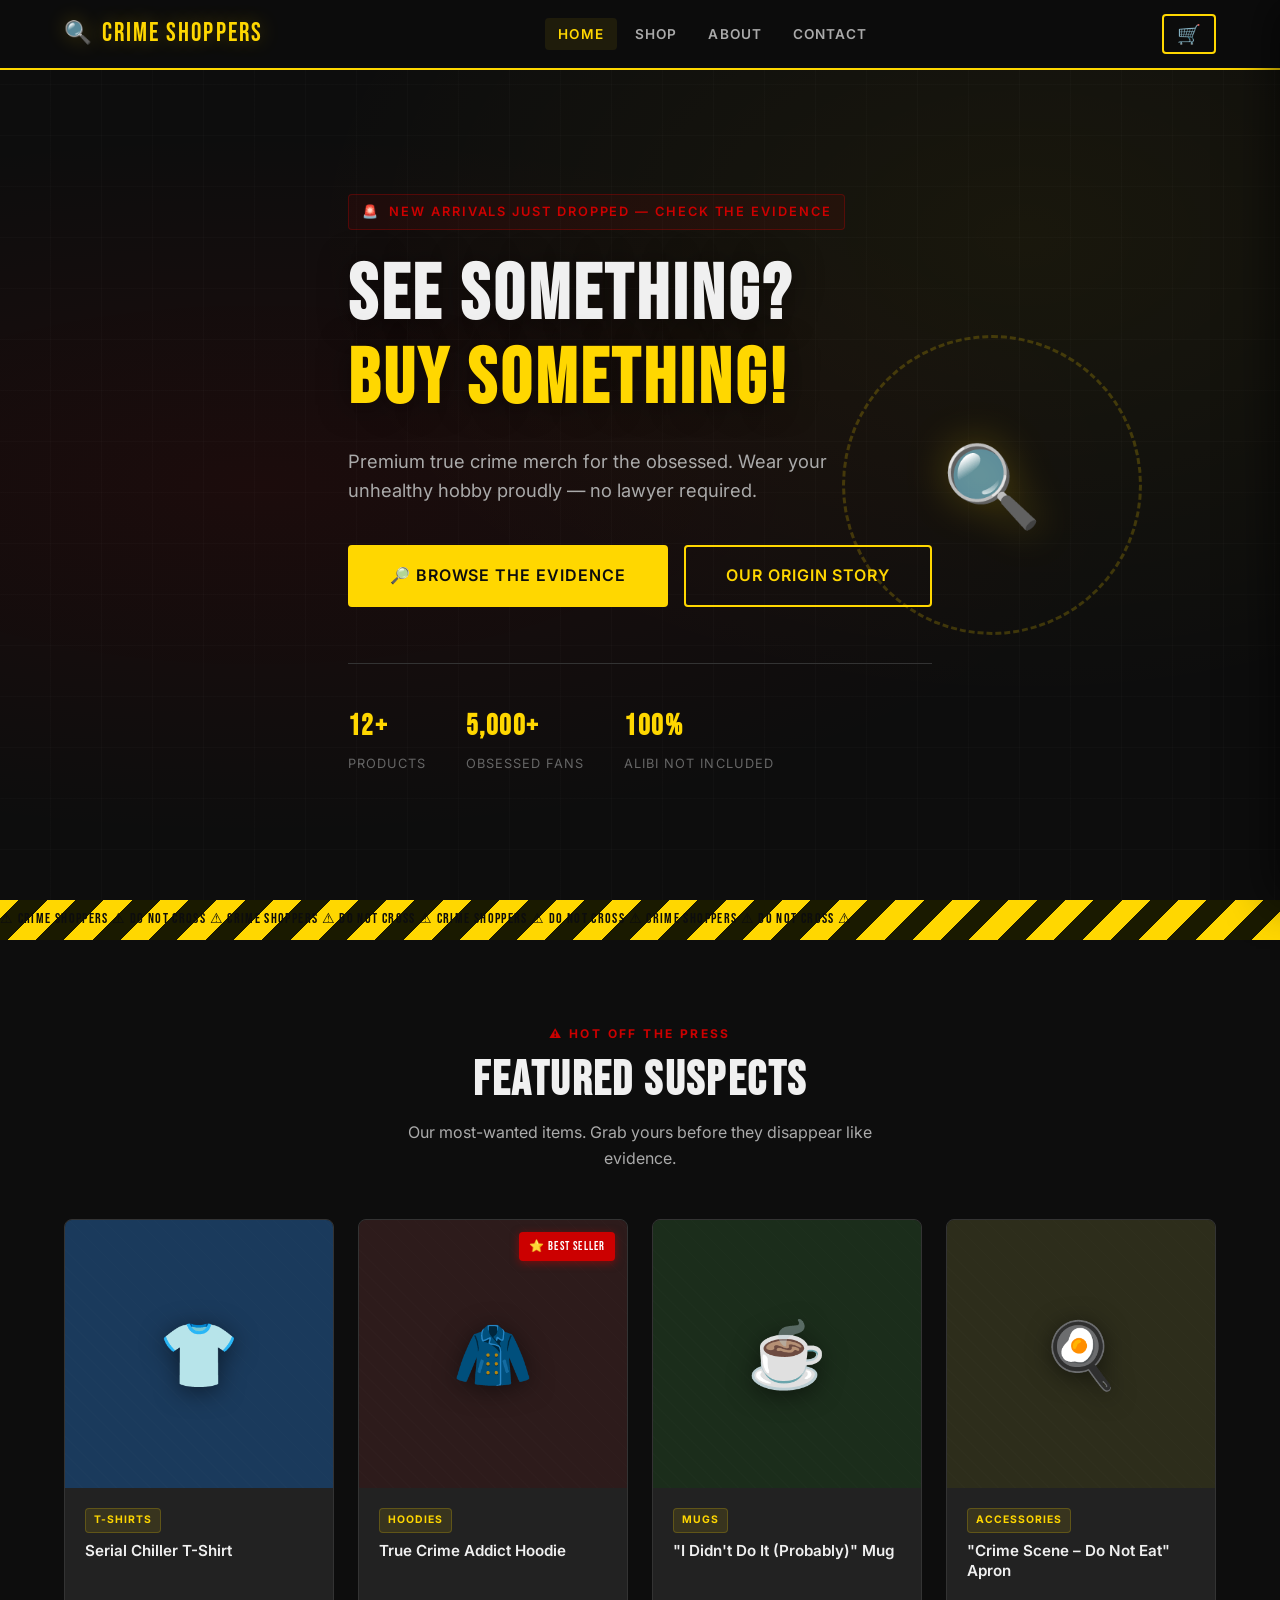
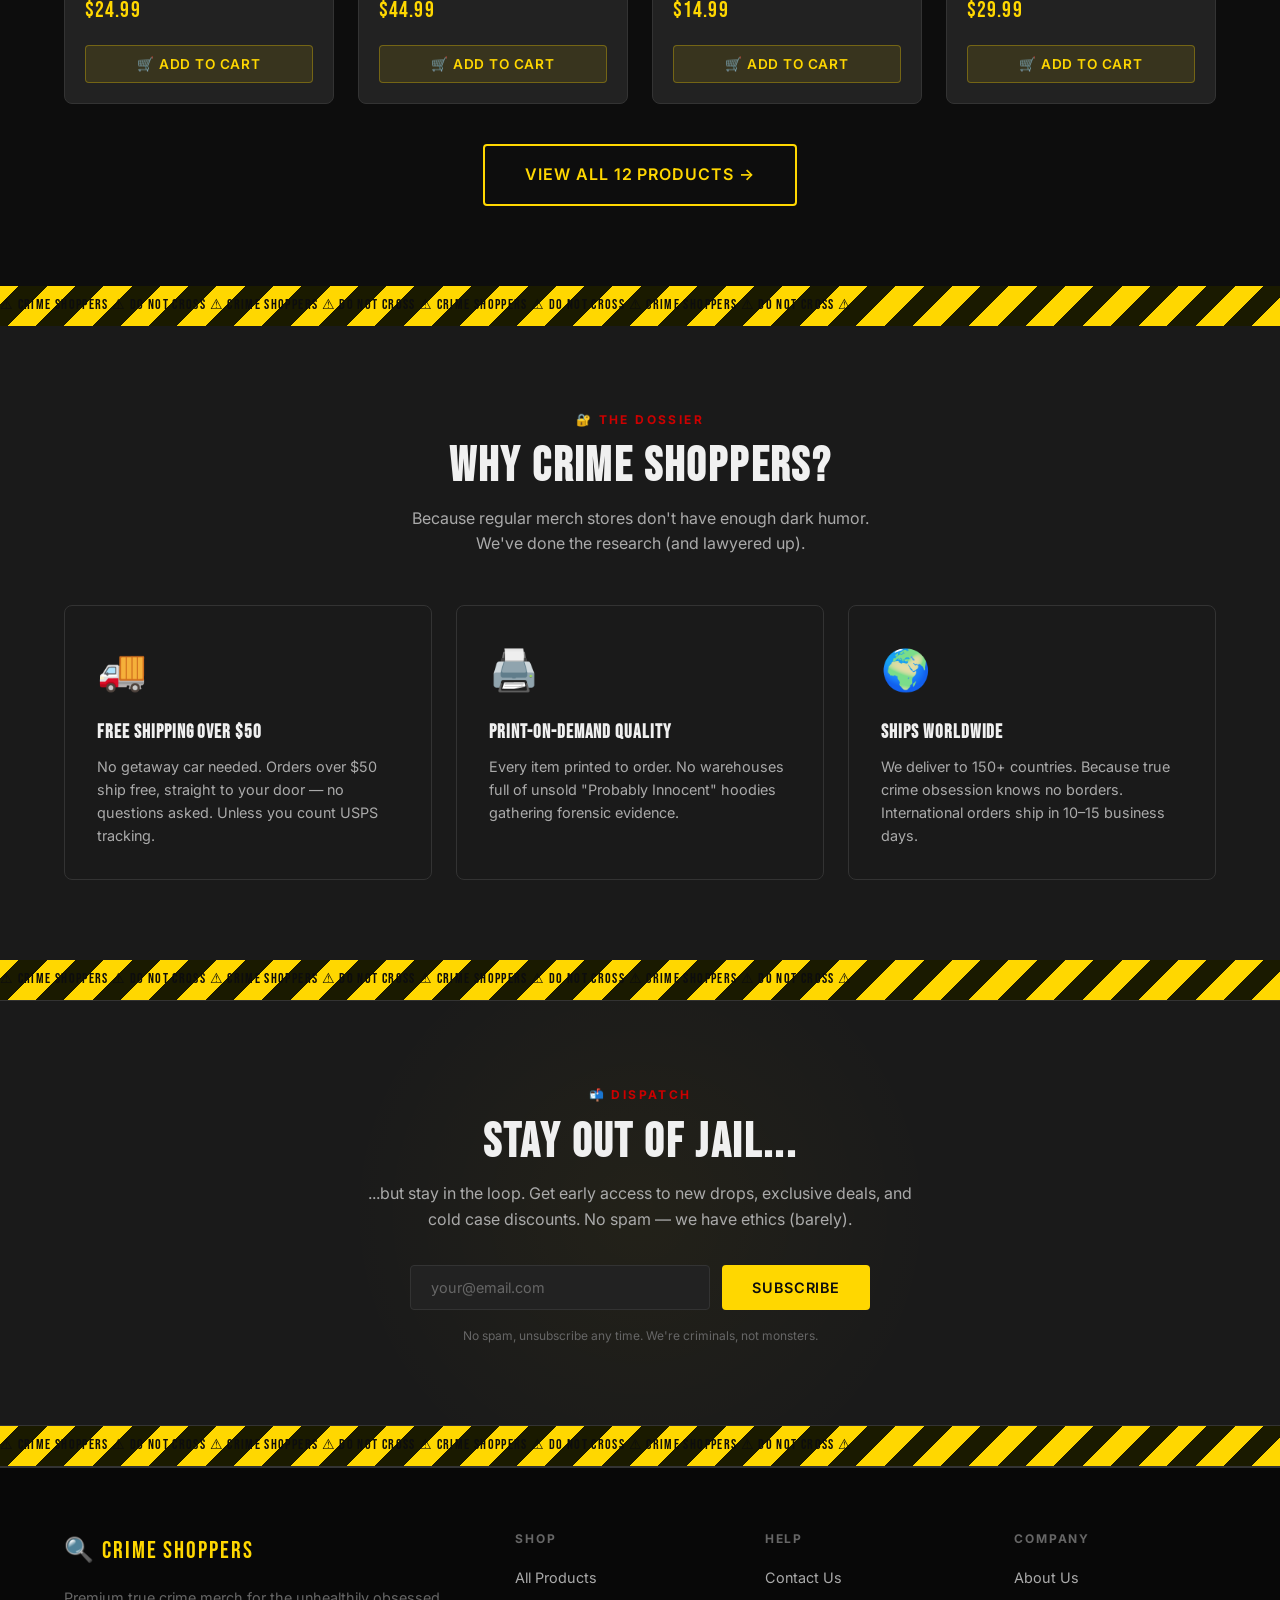
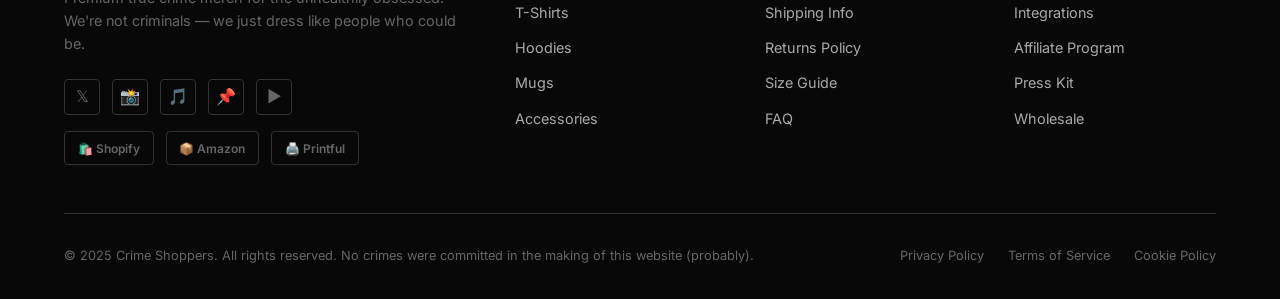
<file: index.html>
<!DOCTYPE html>
<html lang="en">
<head>
  <meta charset="UTF-8" />
  <meta name="viewport" content="width=device-width, initial-scale=1.0" />
  <meta name="description" content="Crime Shoppers — See Something? Buy Something! Premium true crime merchandise. T-shirts, hoodies, mugs, and more." />
  <meta name="keywords" content="true crime merch, crime shoppers, true crime gifts, murderino, serial killer shirts, crime podcast merchandise" />
  <meta name="author" content="Crime Shoppers" />
  <meta name="theme-color" content="#0d0d0d" />

  <!-- Open Graph -->
  <meta property="og:type" content="website" />
  <meta property="og:title" content="Crime Shoppers — See Something? Buy Something!" />
  <meta property="og:description" content="Premium true crime merch for the obsessed. T-shirts, hoodies, mugs & accessories with darkly funny designs." />
  <meta property="og:url" content="https://crimeshoppers.com/" />
  <meta property="og:site_name" content="Crime Shoppers" />
  <meta property="og:image" content="https://crimeshoppers.com/og-image.jpg" />
  <meta property="og:image:width" content="1200" />
  <meta property="og:image:height" content="630" />

  <!-- Twitter Card -->
  <meta name="twitter:card" content="summary_large_image" />
  <meta name="twitter:title" content="Crime Shoppers — See Something? Buy Something!" />
  <meta name="twitter:description" content="Premium true crime merch for the obsessed." />
  <meta name="twitter:image" content="https://crimeshoppers.com/og-image.jpg" />

  <title>Crime Shoppers — See Something? Buy Something!</title>
  <link rel="icon" href="data:image/svg+xml,<svg xmlns='http://www.w3.org/2000/svg' viewBox='0 0 100 100'><text y='.9em' font-size='90'>🔍</text></svg>" />
  <link rel="preconnect" href="https://fonts.googleapis.com" />
  <link rel="preconnect" href="https://fonts.gstatic.com" crossorigin />
  <link href="https://fonts.googleapis.com/css2?family=Bebas+Neue&family=Inter:wght@300;400;500;600;700&display=swap" rel="stylesheet" />
  <link rel="stylesheet" href="css/styles.css" />

  <!-- Schema.org -->
  <script type="application/ld+json">
  {
    "@context": "https://schema.org",
    "@type": "Store",
    "name": "Crime Shoppers",
    "description": "Premium true crime merchandise for the obsessed.",
    "url": "https://crimeshoppers.com",
    "logo": "https://crimeshoppers.com/logo.png",
    "sameAs": [
      "https://twitter.com/crimeshoppers",
      "https://instagram.com/crimeshoppers",
      "https://tiktok.com/@crimeshoppers"
    ],
    "potentialAction": {
      "@type": "SearchAction",
      "target": "https://crimeshoppers.com/shop.html?q={search_term_string}",
      "query-input": "required name=search_term_string"
    }
  }
  </script>
</head>
<body>

  <!-- ========================================================
       NAVBAR
       ======================================================== -->
  <nav class="navbar" role="navigation" aria-label="Main navigation">
    <div class="container">
      <a href="index.html" class="navbar-brand" aria-label="Crime Shoppers Home">
        <span class="brand-icon">🔍</span>
        CRIME SHOPPERS
      </a>

      <ul class="navbar-nav" role="list">
        <li><a href="index.html" class="active">Home</a></li>
        <li><a href="shop.html">Shop</a></li>
        <li><a href="about.html">About</a></li>
        <li><a href="contact.html">Contact</a></li>
      </ul>

      <div class="navbar-actions">
        <button class="cart-btn" id="cart-open-btn" aria-label="Open cart">
          🛒
          <span class="cart-count" id="cart-count-nav" aria-live="polite">0</span>
        </button>
        <button class="hamburger" id="hamburger" aria-label="Toggle menu" aria-expanded="false">
          <span></span>
          <span></span>
          <span></span>
        </button>
      </div>
    </div>
  </nav>

  <!-- Mobile nav -->
  <nav class="mobile-nav" id="mobile-nav" aria-label="Mobile navigation">
    <a href="index.html">Home</a>
    <a href="shop.html">Shop</a>
    <a href="about.html">About</a>
    <a href="contact.html">Contact</a>
  </nav>

  <!-- ========================================================
       HERO SECTION
       ======================================================== -->
  <section class="hero" aria-label="Hero section">
    <div class="container">
      <div class="hero-content">
        <div class="hero-eyebrow">
          🚨 &nbsp;New Arrivals Just Dropped — Check the Evidence
        </div>
        <h1>
          SEE SOMETHING?
          <span>BUY SOMETHING!</span>
        </h1>
        <p class="hero-sub">
          Premium true crime merch for the obsessed. Wear your unhealthy hobby proudly — no lawyer required.
        </p>
        <div class="hero-actions">
          <a href="shop.html" class="btn btn-primary btn-lg">
            🔎 Browse the Evidence
          </a>
          <a href="about.html" class="btn btn-secondary btn-lg">
            Our Origin Story
          </a>
        </div>
        <div class="hero-stats">
          <div class="hero-stat">
            <strong>12+</strong>
            <span>Products</span>
          </div>
          <div class="hero-stat">
            <strong>5,000+</strong>
            <span>Obsessed Fans</span>
          </div>
          <div class="hero-stat">
            <strong>100%</strong>
            <span>Alibi Not Included</span>
          </div>
        </div>
      </div>
    </div>
    <div class="hero-decoration" aria-hidden="true">
      <div class="hero-badge"></div>
    </div>
  </section>

  <!-- Crime tape divider -->
  <div class="crime-tape" aria-hidden="true"></div>

  <!-- ========================================================
       FEATURED PRODUCTS
       ======================================================== -->
  <section class="section-pad" id="featured" aria-labelledby="featured-heading">
    <div class="container">
      <div class="section-header fade-in">
        <span class="section-label">⚠ Hot Off the Press</span>
        <h2 id="featured-heading">FEATURED SUSPECTS</h2>
        <p>Our most-wanted items. Grab yours before they disappear like evidence.</p>
      </div>

      <div class="products-grid" id="featured-products" role="list">
        <!-- Products rendered by JS -->
      </div>

      <div style="text-align: center; margin-top: 2.5rem;" class="fade-in">
        <a href="shop.html" class="btn btn-secondary btn-lg">
          View All 12 Products &rarr;
        </a>
      </div>
    </div>
  </section>

  <!-- Crime tape divider -->
  <div class="crime-tape" aria-hidden="true"></div>

  <!-- ========================================================
       WHY CRIME SHOPPERS
       ======================================================== -->
  <section class="section-pad" style="background: var(--bg-secondary);" aria-labelledby="why-heading">
    <div class="container">
      <div class="section-header fade-in">
        <span class="section-label">🔐 The Dossier</span>
        <h2 id="why-heading">WHY CRIME SHOPPERS?</h2>
        <p>Because regular merch stores don't have enough dark humor. We've done the research (and lawyered up).</p>
      </div>

      <div class="features-grid">
        <div class="feature-card fade-in fade-in-delay-1">
          <span class="feature-icon">🚚</span>
          <h3>Free Shipping Over $50</h3>
          <p>No getaway car needed. Orders over $50 ship free, straight to your door — no questions asked. Unless you count USPS tracking.</p>
        </div>
        <div class="feature-card fade-in fade-in-delay-2">
          <span class="feature-icon">🖨️</span>
          <h3>Print-on-Demand Quality</h3>
          <p>Every item printed to order. No warehouses full of unsold "Probably Innocent" hoodies gathering forensic evidence.</p>
        </div>
        <div class="feature-card fade-in fade-in-delay-3">
          <span class="feature-icon">🌍</span>
          <h3>Ships Worldwide</h3>
          <p>We deliver to 150+ countries. Because true crime obsession knows no borders. International orders ship in 10–15 business days.</p>
        </div>
      </div>
    </div>
  </section>

  <!-- Crime tape divider -->
  <div class="crime-tape" aria-hidden="true"></div>

  <!-- ========================================================
       NEWSLETTER
       ======================================================== -->
  <section class="newsletter-section" aria-labelledby="newsletter-heading">
    <div class="container">
      <div class="newsletter-inner fade-in">
        <span class="section-label">📬 Dispatch</span>
        <h2 id="newsletter-heading">STAY OUT OF JAIL...</h2>
        <p>...but stay in the loop. Get early access to new drops, exclusive deals, and cold case discounts. No spam — we have ethics (barely).</p>

        <form class="newsletter-form" id="newsletter-form" novalidate aria-label="Newsletter signup">
          <input
            type="email"
            name="email"
            placeholder="your@email.com"
            required
            aria-label="Email address"
          />
          <button type="submit" class="btn btn-primary">
            Subscribe
          </button>
        </form>

        <div class="newsletter-success" id="newsletter-success" role="alert" aria-live="polite">
          ✅ &nbsp;You're in! Check your inbox... and your alibi.
        </div>

        <p style="font-size: 0.75rem; color: var(--text-muted); margin-top: 1rem; margin-bottom: 0;">
          No spam, unsubscribe any time. We're criminals, not monsters.
        </p>
      </div>
    </div>
  </section>

  <!-- Crime tape divider -->
  <div class="crime-tape" aria-hidden="true"></div>

  <!-- ========================================================
       FOOTER
       ======================================================== -->
  <footer class="footer" role="contentinfo">
    <div class="container">
      <div class="footer-grid">
        <div class="footer-about">
          <span class="footer-brand">🔍 CRIME SHOPPERS</span>
          <p class="footer-tagline">
            Premium true crime merch for the unhealthily obsessed. We're not criminals — we just dress like people who could be.
          </p>
          <div class="social-links" aria-label="Social media links">
            <a href="#" class="social-link" aria-label="Twitter/X">𝕏</a>
            <a href="#" class="social-link" aria-label="Instagram">📸</a>
            <a href="#" class="social-link" aria-label="TikTok">🎵</a>
            <a href="#" class="social-link" aria-label="Pinterest">📌</a>
            <a href="#" class="social-link" aria-label="YouTube">▶️</a>
          </div>
          <div class="footer-badges" aria-label="Partner stores">
            <a href="integrations.html" class="badge-store">🛍️ Shopify</a>
            <a href="integrations.html" class="badge-store">📦 Amazon</a>
            <a href="integrations.html" class="badge-store">🖨️ Printful</a>
          </div>
        </div>

        <div class="footer-col">
          <h4>Shop</h4>
          <ul>
            <li><a href="shop.html">All Products</a></li>
            <li><a href="shop.html?filter=T-Shirts">T-Shirts</a></li>
            <li><a href="shop.html?filter=Hoodies">Hoodies</a></li>
            <li><a href="shop.html?filter=Mugs">Mugs</a></li>
            <li><a href="shop.html?filter=Accessories">Accessories</a></li>
          </ul>
        </div>

        <div class="footer-col">
          <h4>Help</h4>
          <ul>
            <li><a href="contact.html">Contact Us</a></li>
            <li><a href="#">Shipping Info</a></li>
            <li><a href="#">Returns Policy</a></li>
            <li><a href="#">Size Guide</a></li>
            <li><a href="#">FAQ</a></li>
          </ul>
        </div>

        <div class="footer-col">
          <h4>Company</h4>
          <ul>
            <li><a href="about.html">About Us</a></li>
            <li><a href="integrations.html">Integrations</a></li>
            <li><a href="#">Affiliate Program</a></li>
            <li><a href="#">Press Kit</a></li>
            <li><a href="#">Wholesale</a></li>
          </ul>
        </div>
      </div>

      <div class="footer-bottom">
        <p>&copy; 2025 Crime Shoppers. All rights reserved. No crimes were committed in the making of this website (probably).</p>
        <div class="footer-bottom-links">
          <a href="#">Privacy Policy</a>
          <a href="#">Terms of Service</a>
          <a href="#">Cookie Policy</a>
        </div>
      </div>
    </div>
  </footer>

  <!-- ========================================================
       CART SIDEBAR
       ======================================================== -->
  <div class="cart-overlay" id="cart-overlay" aria-hidden="true"></div>

  <aside class="cart-sidebar" id="cart-sidebar" role="complementary" aria-label="Shopping cart">
    <div class="cart-header">
      <h3>🛒 Your Cart</h3>
      <button class="cart-close" id="cart-close" aria-label="Close cart">✕</button>
    </div>

    <div class="cart-empty" id="cart-empty" role="status" aria-live="polite">
      <span class="empty-icon">🛒</span>
      <p>Your cart is empty.<br />Add some suspicious items.</p>
      <a href="shop.html" class="btn btn-secondary btn-sm" onclick="closeCart()">
        Browse the Evidence
      </a>
    </div>

    <div id="cart-content" style="display:none; flex-direction:column; flex:1; overflow:hidden;">
      <div class="cart-items" id="cart-items" role="list" aria-label="Cart items">
        <!-- Rendered by JS -->
      </div>

      <div class="cart-footer">
        <div class="cart-total">
          <span>Total</span>
          <strong id="cart-total">$0.00</strong>
        </div>
        <button class="btn btn-primary" style="width:100%;" id="checkout-btn">
          Proceed to Checkout →
        </button>
        <p class="cart-note">
          Secure checkout. Taxes calculated at checkout.<br />
          Free shipping on orders over $50.
        </p>
      </div>
    </div>
  </aside>

  <script src="js/main.js"></script>
</body>
</html>
</file>
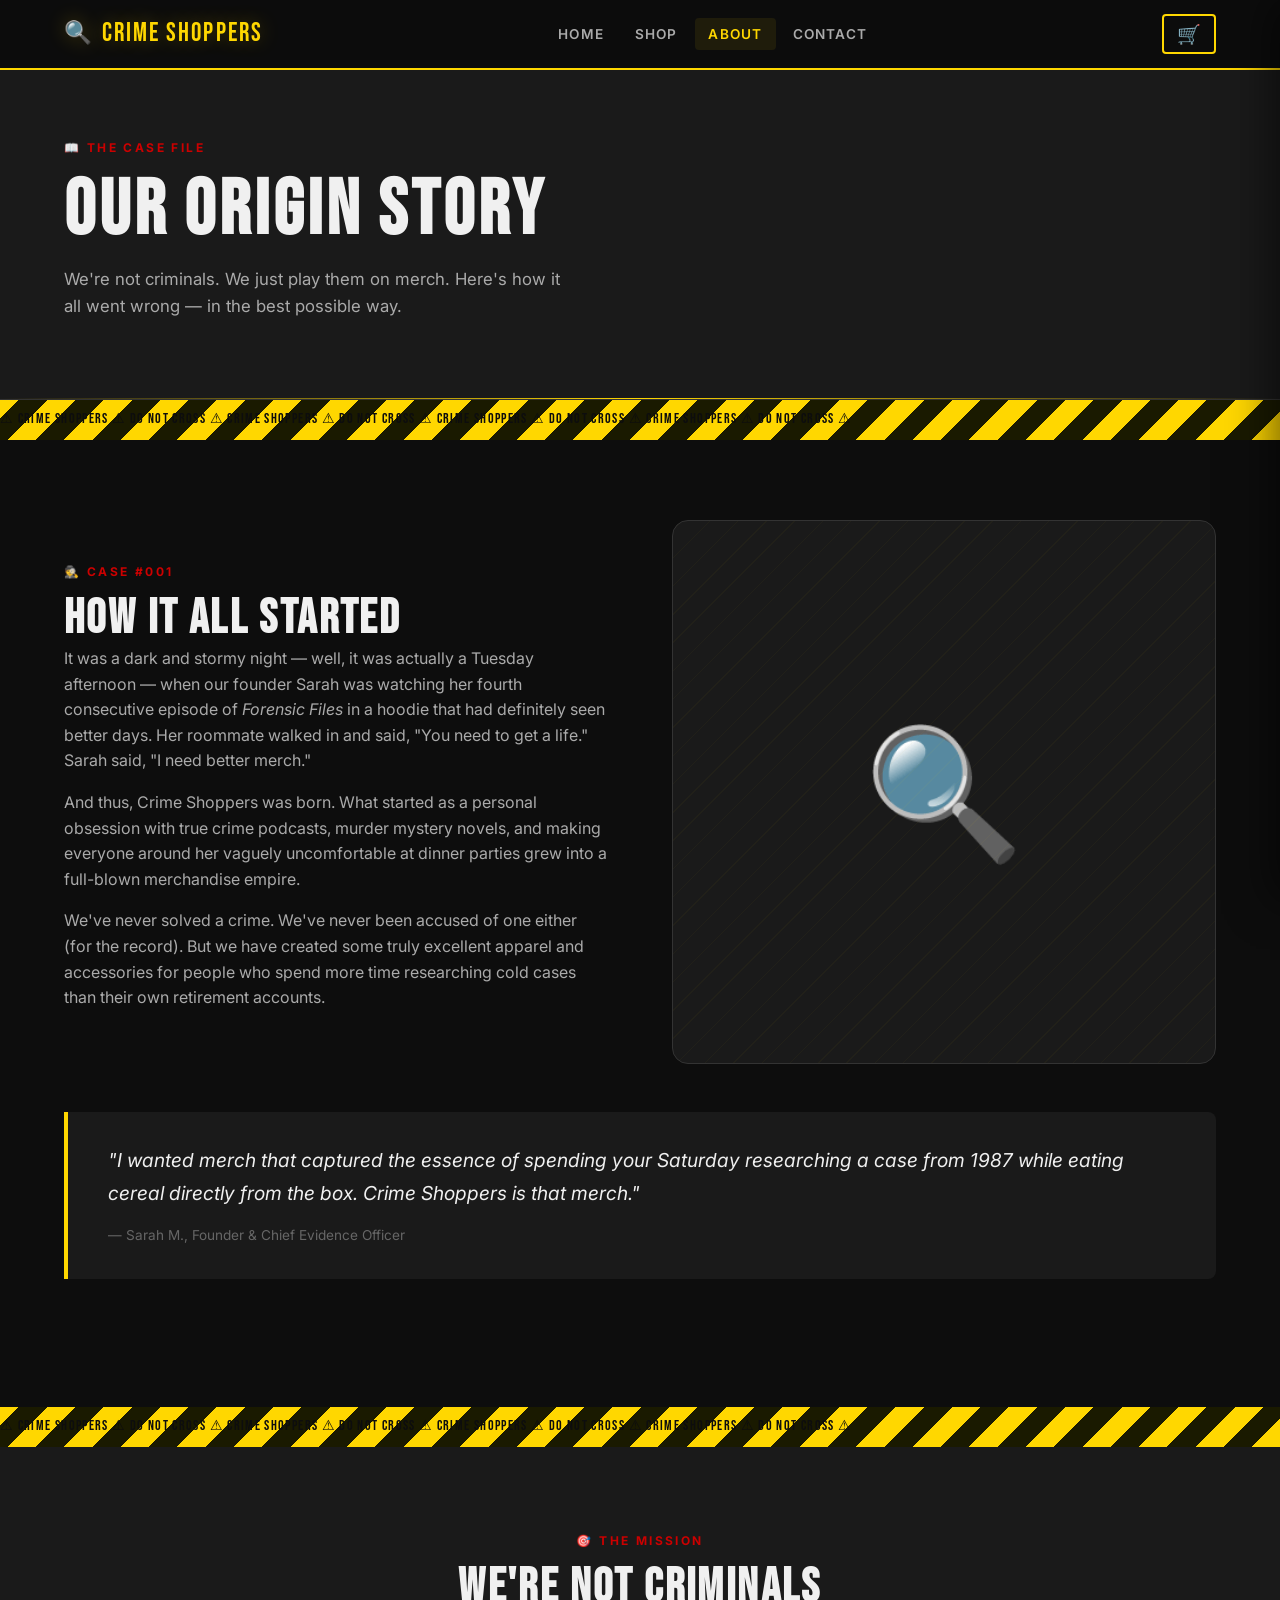
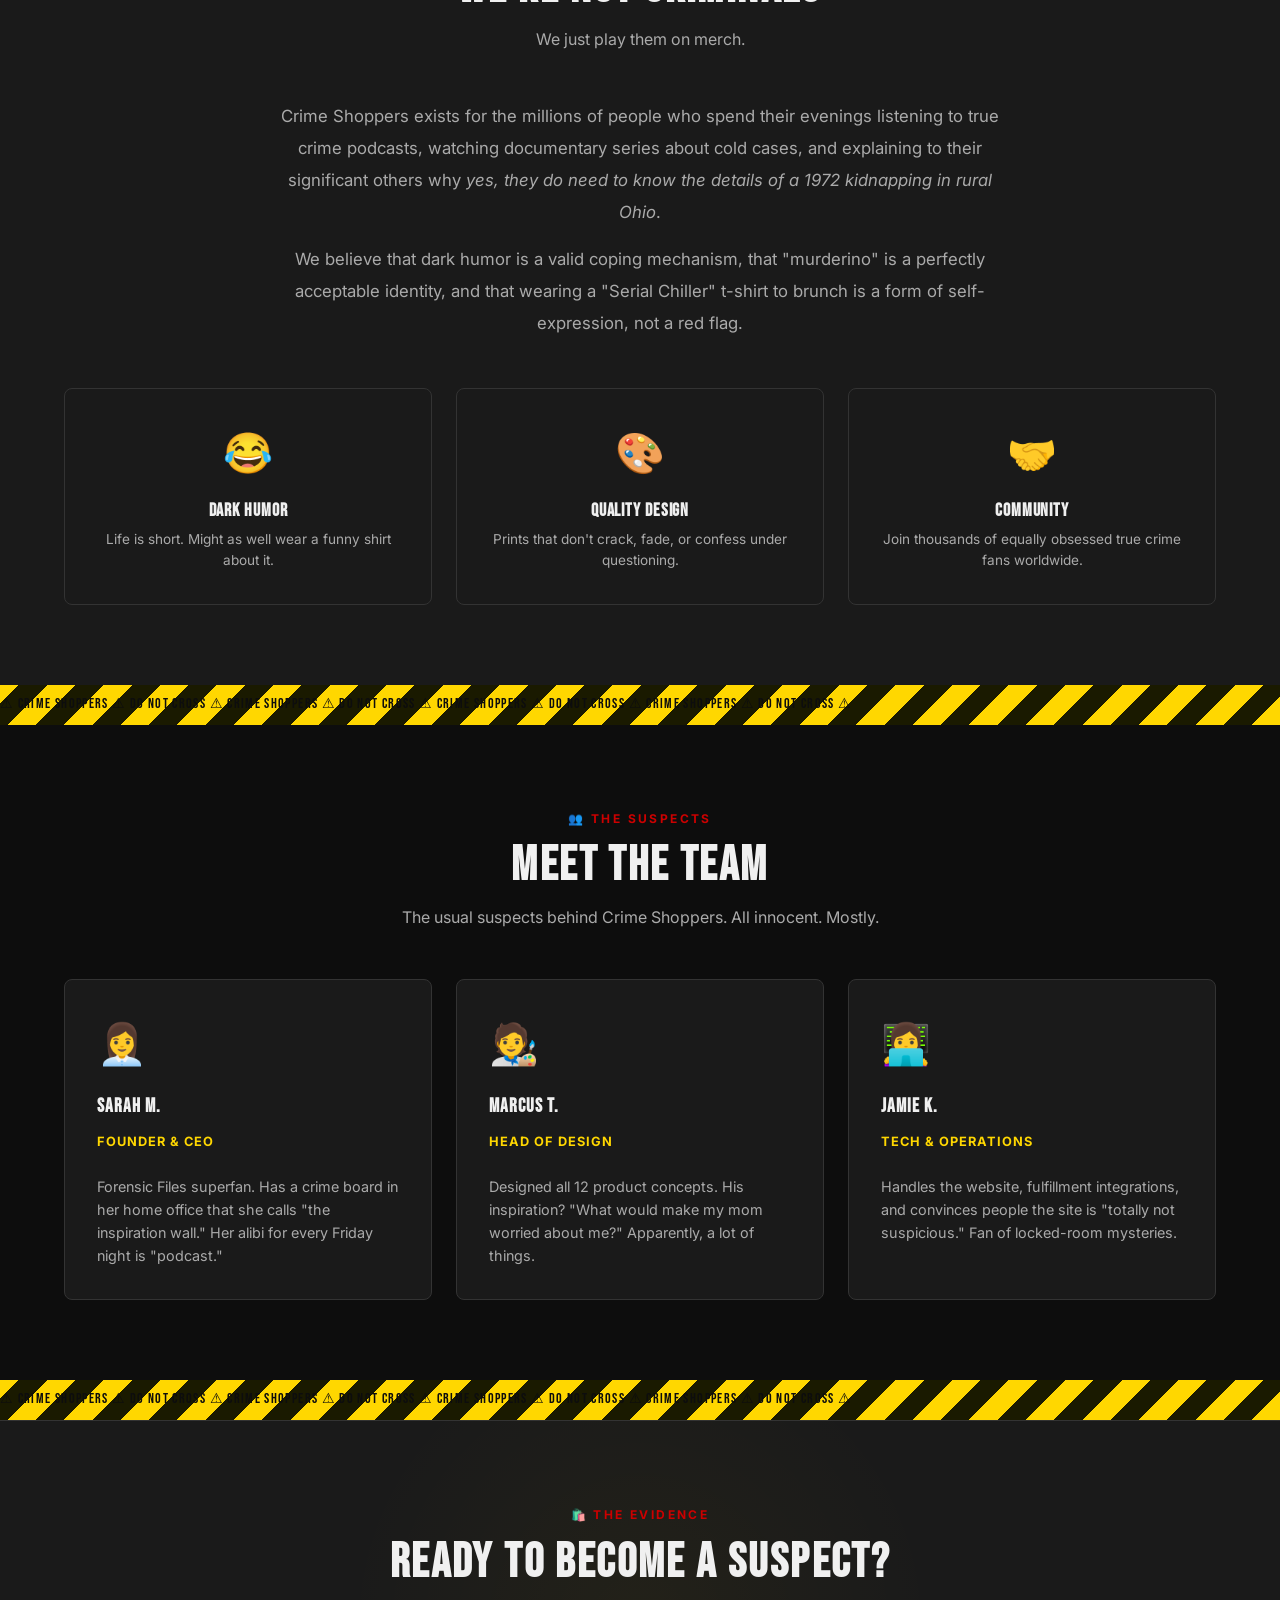
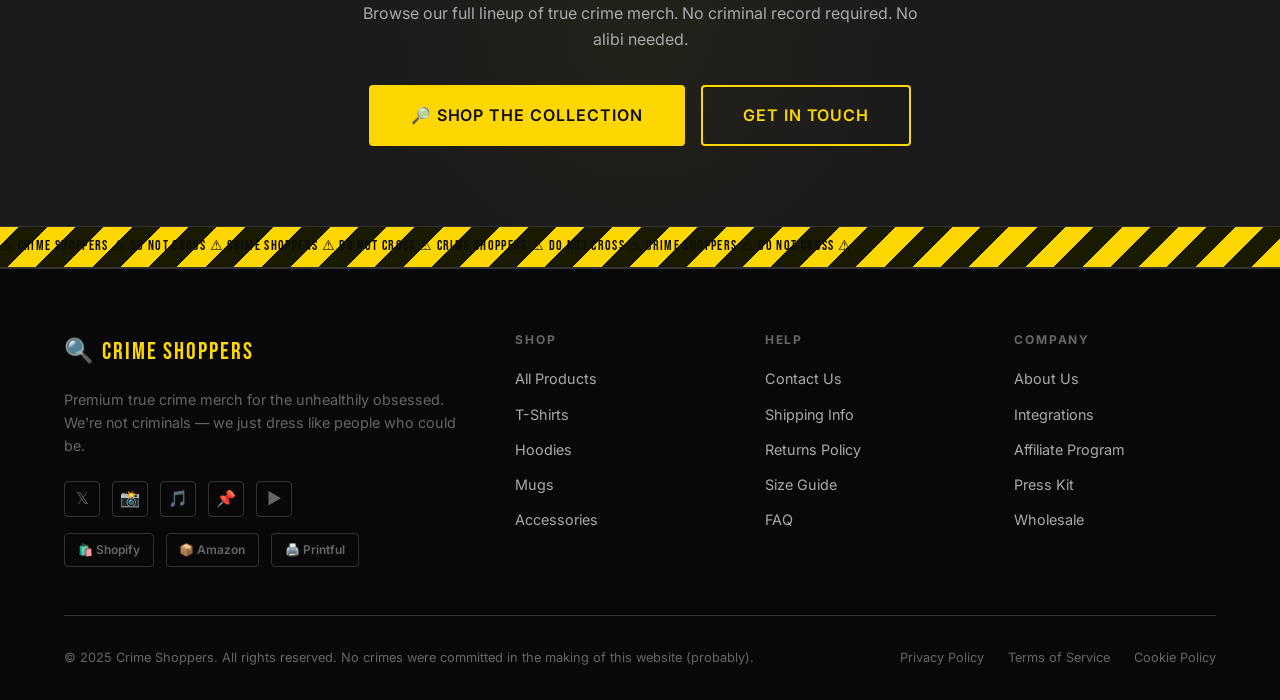
<file: about.html>
<!DOCTYPE html>
<html lang="en">
<head>
  <meta charset="UTF-8" />
  <meta name="viewport" content="width=device-width, initial-scale=1.0" />
  <meta name="description" content="About Crime Shoppers — The origin story of the internet's favorite true crime merch brand. We're not criminals. We just play them on merch." />
  <meta name="keywords" content="about crime shoppers, true crime brand story, crime merch company" />
  <meta name="author" content="Crime Shoppers" />
  <meta name="theme-color" content="#0d0d0d" />

  <!-- Open Graph -->
  <meta property="og:type" content="website" />
  <meta property="og:title" content="About — Crime Shoppers | Our Origin Story" />
  <meta property="og:description" content="We're not criminals. We just play them on merch. The origin story of Crime Shoppers." />
  <meta property="og:url" content="https://crimeshoppers.com/about.html" />
  <meta property="og:site_name" content="Crime Shoppers" />
  <meta property="og:image" content="https://crimeshoppers.com/og-image.jpg" />

  <!-- Twitter Card -->
  <meta name="twitter:card" content="summary_large_image" />
  <meta name="twitter:title" content="About — Crime Shoppers" />
  <meta name="twitter:description" content="We're not criminals. We just play them on merch." />
  <meta name="twitter:image" content="https://crimeshoppers.com/og-image.jpg" />

  <title>About — Crime Shoppers | Our Origin Story</title>
  <link rel="icon" href="data:image/svg+xml,<svg xmlns='http://www.w3.org/2000/svg' viewBox='0 0 100 100'><text y='.9em' font-size='90'>🔍</text></svg>" />
  <link rel="preconnect" href="https://fonts.googleapis.com" />
  <link rel="preconnect" href="https://fonts.gstatic.com" crossorigin />
  <link href="https://fonts.googleapis.com/css2?family=Bebas+Neue&family=Inter:wght@300;400;500;600;700&display=swap" rel="stylesheet" />
  <link rel="stylesheet" href="css/styles.css" />

  <script type="application/ld+json">
  {
    "@context": "https://schema.org",
    "@type": "AboutPage",
    "name": "About Crime Shoppers",
    "description": "The origin story of Crime Shoppers — premium true crime merchandise.",
    "url": "https://crimeshoppers.com/about.html",
    "publisher": {
      "@type": "Organization",
      "name": "Crime Shoppers",
      "url": "https://crimeshoppers.com"
    }
  }
  </script>
</head>
<body>

  <!-- ========================================================
       NAVBAR
       ======================================================== -->
  <nav class="navbar" role="navigation" aria-label="Main navigation">
    <div class="container">
      <a href="index.html" class="navbar-brand" aria-label="Crime Shoppers Home">
        <span class="brand-icon">🔍</span>
        CRIME SHOPPERS
      </a>

      <ul class="navbar-nav" role="list">
        <li><a href="index.html">Home</a></li>
        <li><a href="shop.html">Shop</a></li>
        <li><a href="about.html" class="active">About</a></li>
        <li><a href="contact.html">Contact</a></li>
      </ul>

      <div class="navbar-actions">
        <button class="cart-btn" id="cart-open-btn" aria-label="Open cart">
          🛒
          <span class="cart-count" id="cart-count-nav" aria-live="polite">0</span>
        </button>
        <button class="hamburger" id="hamburger" aria-label="Toggle menu" aria-expanded="false">
          <span></span>
          <span></span>
          <span></span>
        </button>
      </div>
    </div>
  </nav>

  <!-- Mobile nav -->
  <nav class="mobile-nav" id="mobile-nav" aria-label="Mobile navigation">
    <a href="index.html">Home</a>
    <a href="shop.html">Shop</a>
    <a href="about.html">About</a>
    <a href="contact.html">Contact</a>
  </nav>

  <!-- ========================================================
       PAGE HERO
       ======================================================== -->
  <section class="page-hero" aria-label="About page header">
    <div class="container">
      <span class="section-label">📖 The Case File</span>
      <h1>OUR ORIGIN STORY</h1>
      <p>We're not criminals. We just play them on merch. Here's how it all went wrong — in the best possible way.</p>
    </div>
  </section>

  <!-- Crime tape divider -->
  <div class="crime-tape" aria-hidden="true"></div>

  <!-- ========================================================
       ORIGIN STORY
       ======================================================== -->
  <section class="section-pad" aria-labelledby="story-heading">
    <div class="container">
      <div class="about-story">
        <div class="about-story-content fade-in">
          <span class="section-label">🕵️ Case #001</span>
          <h2 id="story-heading">HOW IT ALL STARTED</h2>
          <p>
            It was a dark and stormy night — well, it was actually a Tuesday afternoon — when our founder Sarah was watching her fourth consecutive episode of <em>Forensic Files</em> in a hoodie that had definitely seen better days. Her roommate walked in and said, "You need to get a life." Sarah said, "I need better merch."
          </p>
          <p>
            And thus, Crime Shoppers was born. What started as a personal obsession with true crime podcasts, murder mystery novels, and making everyone around her vaguely uncomfortable at dinner parties grew into a full-blown merchandise empire.
          </p>
          <p>
            We've never solved a crime. We've never been accused of one either (for the record). But we have created some truly excellent apparel and accessories for people who spend more time researching cold cases than their own retirement accounts.
          </p>
        </div>

        <div class="about-story-visual fade-in fade-in-delay-2" aria-hidden="true">
          🔍
        </div>
      </div>

      <!-- Quote -->
      <div class="quote-block fade-in">
        <blockquote>
          "I wanted merch that captured the essence of spending your Saturday researching a case from 1987 while eating cereal directly from the box. Crime Shoppers is that merch."
        </blockquote>
        <cite>— Sarah M., Founder & Chief Evidence Officer</cite>
      </div>
    </div>
  </section>

  <!-- Crime tape divider -->
  <div class="crime-tape" aria-hidden="true"></div>

  <!-- ========================================================
       MISSION STATEMENT
       ======================================================== -->
  <section class="section-pad" style="background: var(--bg-secondary);" aria-labelledby="mission-heading">
    <div class="container">
      <div class="section-header fade-in">
        <span class="section-label">🎯 The Mission</span>
        <h2 id="mission-heading">WE'RE NOT CRIMINALS</h2>
        <p>We just play them on merch.</p>
      </div>

      <div style="max-width: 720px; margin: 0 auto;" class="fade-in">
        <p style="font-size: 1.05rem; color: var(--text-secondary); text-align: center; line-height: 1.9;">
          Crime Shoppers exists for the millions of people who spend their evenings listening to true crime podcasts, watching documentary series about cold cases, and explaining to their significant others why <em>yes, they do need to know the details of a 1972 kidnapping in rural Ohio</em>.
        </p>
        <p style="font-size: 1.05rem; color: var(--text-secondary); text-align: center; line-height: 1.9; margin-bottom: 0;">
          We believe that dark humor is a valid coping mechanism, that "murderino" is a perfectly acceptable identity, and that wearing a "Serial Chiller" t-shirt to brunch is a form of self-expression, not a red flag.
        </p>
      </div>

      <!-- Values -->
      <div class="about-values">
        <div class="value-card fade-in fade-in-delay-1">
          <span class="value-icon">😂</span>
          <h3>Dark Humor</h3>
          <p>Life is short. Might as well wear a funny shirt about it.</p>
        </div>
        <div class="value-card fade-in fade-in-delay-2">
          <span class="value-icon">🎨</span>
          <h3>Quality Design</h3>
          <p>Prints that don't crack, fade, or confess under questioning.</p>
        </div>
        <div class="value-card fade-in fade-in-delay-3">
          <span class="value-icon">🤝</span>
          <h3>Community</h3>
          <p>Join thousands of equally obsessed true crime fans worldwide.</p>
        </div>
      </div>
    </div>
  </section>

  <!-- Crime tape divider -->
  <div class="crime-tape" aria-hidden="true"></div>

  <!-- ========================================================
       THE TEAM
       ======================================================== -->
  <section class="section-pad" aria-labelledby="team-heading">
    <div class="container">
      <div class="section-header fade-in">
        <span class="section-label">👥 The Suspects</span>
        <h2 id="team-heading">MEET THE TEAM</h2>
        <p>The usual suspects behind Crime Shoppers. All innocent. Mostly.</p>
      </div>

      <div class="features-grid">
        <div class="feature-card fade-in fade-in-delay-1">
          <span class="feature-icon">👩‍💼</span>
          <h3>Sarah M.</h3>
          <p>
            <strong style="color: var(--accent-yellow); font-size: 0.8rem; text-transform: uppercase; letter-spacing: 0.08em;">Founder & CEO</strong><br /><br />
            Forensic Files superfan. Has a crime board in her home office that she calls "the inspiration wall." Her alibi for every Friday night is "podcast."
          </p>
        </div>
        <div class="feature-card fade-in fade-in-delay-2">
          <span class="feature-icon">🧑‍🎨</span>
          <h3>Marcus T.</h3>
          <p>
            <strong style="color: var(--accent-yellow); font-size: 0.8rem; text-transform: uppercase; letter-spacing: 0.08em;">Head of Design</strong><br /><br />
            Designed all 12 product concepts. His inspiration? "What would make my mom worried about me?" Apparently, a lot of things.
          </p>
        </div>
        <div class="feature-card fade-in fade-in-delay-3">
          <span class="feature-icon">👩‍💻</span>
          <h3>Jamie K.</h3>
          <p>
            <strong style="color: var(--accent-yellow); font-size: 0.8rem; text-transform: uppercase; letter-spacing: 0.08em;">Tech & Operations</strong><br /><br />
            Handles the website, fulfillment integrations, and convinces people the site is "totally not suspicious." Fan of locked-room mysteries.
          </p>
        </div>
      </div>
    </div>
  </section>

  <!-- Crime tape divider -->
  <div class="crime-tape" aria-hidden="true"></div>

  <!-- ========================================================
       CTA
       ======================================================== -->
  <section class="newsletter-section" aria-labelledby="cta-heading">
    <div class="container">
      <div class="newsletter-inner fade-in">
        <span class="section-label">🛍️ The Evidence</span>
        <h2 id="cta-heading">READY TO BECOME A SUSPECT?</h2>
        <p>Browse our full lineup of true crime merch. No criminal record required. No alibi needed.</p>
        <div style="display: flex; gap: 1rem; justify-content: center; flex-wrap: wrap;">
          <a href="shop.html" class="btn btn-primary btn-lg">
            🔎 Shop the Collection
          </a>
          <a href="contact.html" class="btn btn-secondary btn-lg">
            Get in Touch
          </a>
        </div>
      </div>
    </div>
  </section>

  <!-- Crime tape divider -->
  <div class="crime-tape" aria-hidden="true"></div>

  <!-- ========================================================
       FOOTER
       ======================================================== -->
  <footer class="footer" role="contentinfo">
    <div class="container">
      <div class="footer-grid">
        <div class="footer-about">
          <span class="footer-brand">🔍 CRIME SHOPPERS</span>
          <p class="footer-tagline">
            Premium true crime merch for the unhealthily obsessed. We're not criminals — we just dress like people who could be.
          </p>
          <div class="social-links" aria-label="Social media links">
            <a href="#" class="social-link" aria-label="Twitter/X">𝕏</a>
            <a href="#" class="social-link" aria-label="Instagram">📸</a>
            <a href="#" class="social-link" aria-label="TikTok">🎵</a>
            <a href="#" class="social-link" aria-label="Pinterest">📌</a>
            <a href="#" class="social-link" aria-label="YouTube">▶️</a>
          </div>
          <div class="footer-badges" aria-label="Partner stores">
            <a href="integrations.html" class="badge-store">🛍️ Shopify</a>
            <a href="integrations.html" class="badge-store">📦 Amazon</a>
            <a href="integrations.html" class="badge-store">🖨️ Printful</a>
          </div>
        </div>

        <div class="footer-col">
          <h4>Shop</h4>
          <ul>
            <li><a href="shop.html">All Products</a></li>
            <li><a href="shop.html">T-Shirts</a></li>
            <li><a href="shop.html">Hoodies</a></li>
            <li><a href="shop.html">Mugs</a></li>
            <li><a href="shop.html">Accessories</a></li>
          </ul>
        </div>

        <div class="footer-col">
          <h4>Help</h4>
          <ul>
            <li><a href="contact.html">Contact Us</a></li>
            <li><a href="#">Shipping Info</a></li>
            <li><a href="#">Returns Policy</a></li>
            <li><a href="#">Size Guide</a></li>
            <li><a href="#">FAQ</a></li>
          </ul>
        </div>

        <div class="footer-col">
          <h4>Company</h4>
          <ul>
            <li><a href="about.html">About Us</a></li>
            <li><a href="integrations.html">Integrations</a></li>
            <li><a href="#">Affiliate Program</a></li>
            <li><a href="#">Press Kit</a></li>
            <li><a href="#">Wholesale</a></li>
          </ul>
        </div>
      </div>

      <div class="footer-bottom">
        <p>&copy; 2025 Crime Shoppers. All rights reserved. No crimes were committed in the making of this website (probably).</p>
        <div class="footer-bottom-links">
          <a href="#">Privacy Policy</a>
          <a href="#">Terms of Service</a>
          <a href="#">Cookie Policy</a>
        </div>
      </div>
    </div>
  </footer>

  <!-- Cart Sidebar -->
  <div class="cart-overlay" id="cart-overlay" aria-hidden="true"></div>
  <aside class="cart-sidebar" id="cart-sidebar" role="complementary" aria-label="Shopping cart">
    <div class="cart-header">
      <h3>🛒 Your Cart</h3>
      <button class="cart-close" id="cart-close" aria-label="Close cart">✕</button>
    </div>
    <div class="cart-empty" id="cart-empty" role="status" aria-live="polite">
      <span class="empty-icon">🛒</span>
      <p>Your cart is empty.<br />Add some suspicious items.</p>
      <a href="shop.html" class="btn btn-secondary btn-sm">Browse the Evidence</a>
    </div>
    <div id="cart-content" style="display:none; flex-direction:column; flex:1; overflow:hidden;">
      <div class="cart-items" id="cart-items" role="list" aria-label="Cart items"></div>
      <div class="cart-footer">
        <div class="cart-total">
          <span>Total</span>
          <strong id="cart-total">$0.00</strong>
        </div>
        <button class="btn btn-primary" style="width:100%;" id="checkout-btn">
          Proceed to Checkout →
        </button>
        <p class="cart-note">Secure checkout. Free shipping over $50.</p>
      </div>
    </div>
  </aside>

  <script src="js/main.js"></script>
</body>
</html>
</file>
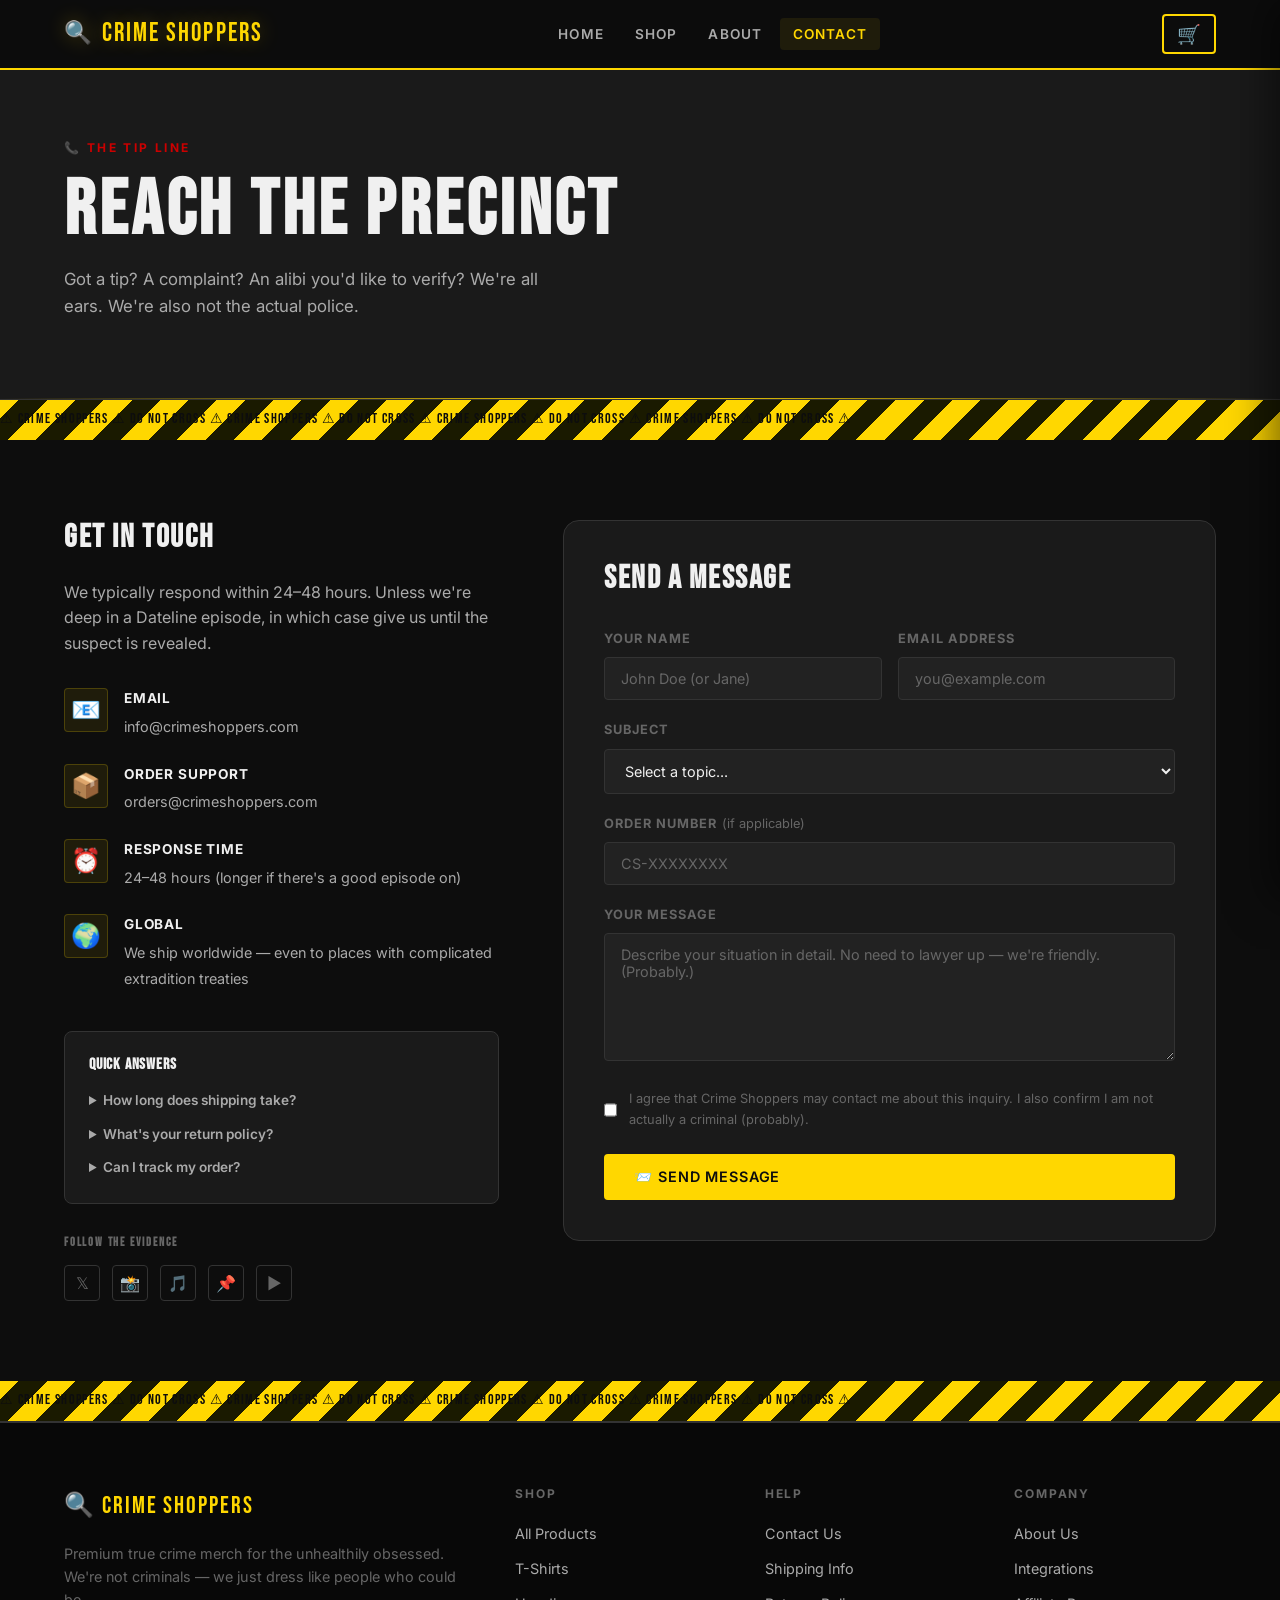
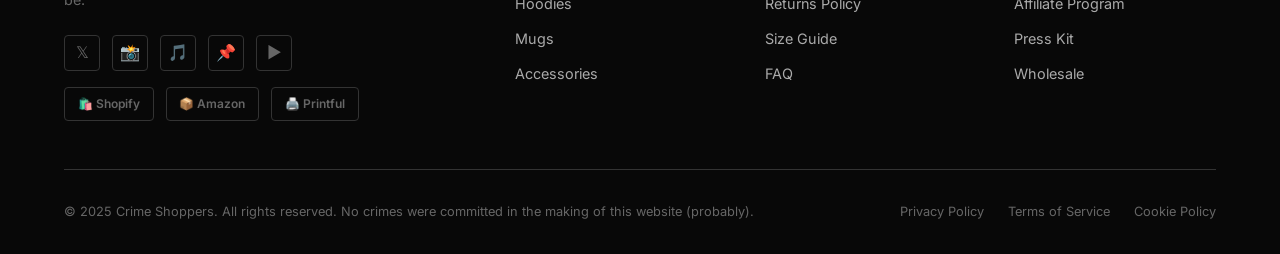
<file: contact.html>
<!DOCTYPE html>
<html lang="en">
<head>
  <meta charset="UTF-8" />
  <meta name="viewport" content="width=device-width, initial-scale=1.0" />
  <meta name="description" content="Contact Crime Shoppers — Got a tip? A question? An alibi you'd like to share? Reach out to the team." />
  <meta name="keywords" content="contact crime shoppers, true crime merch support, customer service" />
  <meta name="author" content="Crime Shoppers" />
  <meta name="theme-color" content="#0d0d0d" />

  <!-- Open Graph -->
  <meta property="og:type" content="website" />
  <meta property="og:title" content="Contact — Crime Shoppers" />
  <meta property="og:description" content="Got a tip? A question? An alibi you'd like to share? Reach out to the Crime Shoppers team." />
  <meta property="og:url" content="https://crimeshoppers.com/contact.html" />
  <meta property="og:site_name" content="Crime Shoppers" />
  <meta property="og:image" content="https://crimeshoppers.com/og-image.jpg" />

  <!-- Twitter Card -->
  <meta name="twitter:card" content="summary_large_image" />
  <meta name="twitter:title" content="Contact — Crime Shoppers" />
  <meta name="twitter:description" content="Got a tip? Reach out to the Crime Shoppers team." />
  <meta name="twitter:image" content="https://crimeshoppers.com/og-image.jpg" />

  <title>Contact — Crime Shoppers | Get in Touch</title>
  <link rel="icon" href="data:image/svg+xml,<svg xmlns='http://www.w3.org/2000/svg' viewBox='0 0 100 100'><text y='.9em' font-size='90'>🔍</text></svg>" />
  <link rel="preconnect" href="https://fonts.googleapis.com" />
  <link rel="preconnect" href="https://fonts.gstatic.com" crossorigin />
  <link href="https://fonts.googleapis.com/css2?family=Bebas+Neue&family=Inter:wght@300;400;500;600;700&display=swap" rel="stylesheet" />
  <link rel="stylesheet" href="css/styles.css" />

  <script type="application/ld+json">
  {
    "@context": "https://schema.org",
    "@type": "ContactPage",
    "name": "Contact Crime Shoppers",
    "description": "Get in touch with the Crime Shoppers team.",
    "url": "https://crimeshoppers.com/contact.html",
    "mainEntity": {
      "@type": "Organization",
      "name": "Crime Shoppers",
      "email": "info@crimeshoppers.com",
      "url": "https://crimeshoppers.com",
      "sameAs": [
        "https://twitter.com/crimeshoppers",
        "https://instagram.com/crimeshoppers"
      ]
    }
  }
  </script>
</head>
<body>

  <!-- ========================================================
       NAVBAR
       ======================================================== -->
  <nav class="navbar" role="navigation" aria-label="Main navigation">
    <div class="container">
      <a href="index.html" class="navbar-brand" aria-label="Crime Shoppers Home">
        <span class="brand-icon">🔍</span>
        CRIME SHOPPERS
      </a>

      <ul class="navbar-nav" role="list">
        <li><a href="index.html">Home</a></li>
        <li><a href="shop.html">Shop</a></li>
        <li><a href="about.html">About</a></li>
        <li><a href="contact.html" class="active">Contact</a></li>
      </ul>

      <div class="navbar-actions">
        <button class="cart-btn" id="cart-open-btn" aria-label="Open cart">
          🛒
          <span class="cart-count" id="cart-count-nav" aria-live="polite">0</span>
        </button>
        <button class="hamburger" id="hamburger" aria-label="Toggle menu" aria-expanded="false">
          <span></span>
          <span></span>
          <span></span>
        </button>
      </div>
    </div>
  </nav>

  <!-- Mobile nav -->
  <nav class="mobile-nav" id="mobile-nav" aria-label="Mobile navigation">
    <a href="index.html">Home</a>
    <a href="shop.html">Shop</a>
    <a href="about.html">About</a>
    <a href="contact.html">Contact</a>
  </nav>

  <!-- ========================================================
       PAGE HERO
       ======================================================== -->
  <section class="page-hero" aria-label="Contact page header">
    <div class="container">
      <span class="section-label">📞 The Tip Line</span>
      <h1>REACH THE PRECINCT</h1>
      <p>Got a tip? A complaint? An alibi you'd like to verify? We're all ears. We're also not the actual police.</p>
    </div>
  </section>

  <!-- Crime tape divider -->
  <div class="crime-tape" aria-hidden="true"></div>

  <!-- ========================================================
       CONTACT SECTION
       ======================================================== -->
  <section class="section-pad" aria-labelledby="contact-heading">
    <div class="container">
      <h2 class="sr-only" id="contact-heading">Contact Us</h2>

      <div class="contact-grid">

        <!-- Contact info -->
        <div class="contact-info fade-in">
          <h3>GET IN TOUCH</h3>
          <p style="margin-bottom: 2rem;">
            We typically respond within 24–48 hours. Unless we're deep in a Dateline episode, in which case give us until the suspect is revealed.
          </p>

          <div class="contact-item">
            <div class="contact-item-icon">📧</div>
            <div class="contact-item-text">
              <strong>Email</strong>
              <span>info@crimeshoppers.com</span>
            </div>
          </div>

          <div class="contact-item">
            <div class="contact-item-icon">📦</div>
            <div class="contact-item-text">
              <strong>Order Support</strong>
              <span>orders@crimeshoppers.com</span>
            </div>
          </div>

          <div class="contact-item">
            <div class="contact-item-icon">⏰</div>
            <div class="contact-item-text">
              <strong>Response Time</strong>
              <span>24–48 hours (longer if there's a good episode on)</span>
            </div>
          </div>

          <div class="contact-item">
            <div class="contact-item-icon">🌍</div>
            <div class="contact-item-text">
              <strong>Global</strong>
              <span>We ship worldwide — even to places with complicated extradition treaties</span>
            </div>
          </div>

          <!-- FAQ teaser -->
          <div style="margin-top: 2.5rem; padding: 1.5rem; background: var(--bg-secondary); border: 1px solid var(--border-color); border-radius: var(--radius-md);">
            <h4 style="color: var(--text-primary); margin-bottom: 1rem; font-size: 1rem;">Quick Answers</h4>
            <div style="display: flex; flex-direction: column; gap: 0.75rem;">
              <details style="cursor: pointer;">
                <summary style="font-size: 0.85rem; font-weight: 600; color: var(--text-secondary); outline: none;">How long does shipping take?</summary>
                <p style="font-size: 0.85rem; margin-top: 0.5rem; margin-bottom: 0; padding-left: 1rem;">
                  US orders: 5–10 business days. International: 10–20 business days. All orders are print-on-demand, so allow 2–3 days for production.
                </p>
              </details>
              <details style="cursor: pointer;">
                <summary style="font-size: 0.85rem; font-weight: 600; color: var(--text-secondary); outline: none;">What's your return policy?</summary>
                <p style="font-size: 0.85rem; margin-top: 0.5rem; margin-bottom: 0; padding-left: 1rem;">
                  We accept returns within 30 days for defective items. Since items are printed to order, we can't accept size exchange returns — please consult the size guide before ordering.
                </p>
              </details>
              <details style="cursor: pointer;">
                <summary style="font-size: 0.85rem; font-weight: 600; color: var(--text-secondary); outline: none;">Can I track my order?</summary>
                <p style="font-size: 0.85rem; margin-top: 0.5rem; margin-bottom: 0; padding-left: 1rem;">
                  Yes! Once your order ships, you'll receive a tracking number via email. Unlike actual criminals, your package won't go off the grid.
                </p>
              </details>
            </div>
          </div>

          <!-- Social links -->
          <div style="margin-top: 2rem;">
            <h4 style="color: var(--text-muted); font-size: 0.75rem; font-weight: 700; text-transform: uppercase; letter-spacing: 0.15em; margin-bottom: 1rem;">Follow the Evidence</h4>
            <div class="social-links" aria-label="Social media links">
              <a href="#" class="social-link" aria-label="Twitter/X" title="Twitter/X">𝕏</a>
              <a href="#" class="social-link" aria-label="Instagram" title="Instagram">📸</a>
              <a href="#" class="social-link" aria-label="TikTok" title="TikTok">🎵</a>
              <a href="#" class="social-link" aria-label="Pinterest" title="Pinterest">📌</a>
              <a href="#" class="social-link" aria-label="YouTube" title="YouTube">▶️</a>
            </div>
          </div>
        </div>

        <!-- Contact form -->
        <div class="contact-form fade-in fade-in-delay-2">
          <h3>SEND A MESSAGE</h3>

          <form id="contact-form" novalidate aria-label="Contact form">
            <div class="form-row">
              <div class="form-group">
                <label for="contact-name">Your Name</label>
                <input
                  type="text"
                  id="contact-name"
                  name="name"
                  placeholder="John Doe (or Jane)"
                  required
                  autocomplete="name"
                />
              </div>
              <div class="form-group">
                <label for="contact-email">Email Address</label>
                <input
                  type="email"
                  id="contact-email"
                  name="email"
                  placeholder="you@example.com"
                  required
                  autocomplete="email"
                />
              </div>
            </div>

            <div class="form-group">
              <label for="contact-subject">Subject</label>
              <select id="contact-subject" name="subject">
                <option value="" disabled selected>Select a topic...</option>
                <option value="order">Order / Shipping Question</option>
                <option value="return">Returns &amp; Exchanges</option>
                <option value="product">Product Question</option>
                <option value="wholesale">Wholesale / Bulk Orders</option>
                <option value="press">Press &amp; Media</option>
                <option value="tip">I Have a Hot Tip</option>
                <option value="other">Other (It's Complicated)</option>
              </select>
            </div>

            <div class="form-group">
              <label for="contact-order">Order Number <span style="font-weight: 400; text-transform: none; letter-spacing: 0;">(if applicable)</span></label>
              <input
                type="text"
                id="contact-order"
                name="order_number"
                placeholder="CS-XXXXXXXX"
              />
            </div>

            <div class="form-group">
              <label for="contact-message">Your Message</label>
              <textarea
                id="contact-message"
                name="message"
                rows="6"
                placeholder="Describe your situation in detail. No need to lawyer up — we're friendly. (Probably.)"
                required
              ></textarea>
            </div>

            <div style="display: flex; align-items: center; gap: 0.75rem; margin-bottom: 1.5rem;">
              <input
                type="checkbox"
                id="contact-consent"
                name="consent"
                required
                style="width: 16px; height: 16px; accent-color: var(--accent-yellow); cursor: pointer;"
              />
              <label for="contact-consent" style="font-size: 0.8rem; color: var(--text-muted); text-transform: none; letter-spacing: 0; cursor: pointer;">
                I agree that Crime Shoppers may contact me about this inquiry. I also confirm I am not actually a criminal (probably).
              </label>
            </div>

            <button type="submit" class="btn btn-primary" style="width: 100%;">
              📨 Send Message
            </button>
          </form>

          <!-- Success message -->
          <div class="form-success" id="contact-success" role="alert" aria-live="polite">
            <span class="success-icon">✅</span>
            <h4>Message Received, Suspect!</h4>
            <p style="color: var(--text-secondary); font-size: 0.9rem;">
              We've logged your inquiry in our case files. Expect a response within 24–48 hours. Don't flee the jurisdiction.
            </p>
            <a href="shop.html" class="btn btn-secondary" style="margin-top: 1rem;">
              Browse the Shop While You Wait
            </a>
          </div>
        </div>

      </div>
    </div>
  </section>

  <!-- Crime tape divider -->
  <div class="crime-tape" aria-hidden="true"></div>

  <!-- ========================================================
       FOOTER
       ======================================================== -->
  <footer class="footer" role="contentinfo">
    <div class="container">
      <div class="footer-grid">
        <div class="footer-about">
          <span class="footer-brand">🔍 CRIME SHOPPERS</span>
          <p class="footer-tagline">
            Premium true crime merch for the unhealthily obsessed. We're not criminals — we just dress like people who could be.
          </p>
          <div class="social-links" aria-label="Social media links">
            <a href="#" class="social-link" aria-label="Twitter/X">𝕏</a>
            <a href="#" class="social-link" aria-label="Instagram">📸</a>
            <a href="#" class="social-link" aria-label="TikTok">🎵</a>
            <a href="#" class="social-link" aria-label="Pinterest">📌</a>
            <a href="#" class="social-link" aria-label="YouTube">▶️</a>
          </div>
          <div class="footer-badges" aria-label="Partner stores">
            <a href="integrations.html" class="badge-store">🛍️ Shopify</a>
            <a href="integrations.html" class="badge-store">📦 Amazon</a>
            <a href="integrations.html" class="badge-store">🖨️ Printful</a>
          </div>
        </div>

        <div class="footer-col">
          <h4>Shop</h4>
          <ul>
            <li><a href="shop.html">All Products</a></li>
            <li><a href="shop.html">T-Shirts</a></li>
            <li><a href="shop.html">Hoodies</a></li>
            <li><a href="shop.html">Mugs</a></li>
            <li><a href="shop.html">Accessories</a></li>
          </ul>
        </div>

        <div class="footer-col">
          <h4>Help</h4>
          <ul>
            <li><a href="contact.html">Contact Us</a></li>
            <li><a href="#">Shipping Info</a></li>
            <li><a href="#">Returns Policy</a></li>
            <li><a href="#">Size Guide</a></li>
            <li><a href="#">FAQ</a></li>
          </ul>
        </div>

        <div class="footer-col">
          <h4>Company</h4>
          <ul>
            <li><a href="about.html">About Us</a></li>
            <li><a href="integrations.html">Integrations</a></li>
            <li><a href="#">Affiliate Program</a></li>
            <li><a href="#">Press Kit</a></li>
            <li><a href="#">Wholesale</a></li>
          </ul>
        </div>
      </div>

      <div class="footer-bottom">
        <p>&copy; 2025 Crime Shoppers. All rights reserved. No crimes were committed in the making of this website (probably).</p>
        <div class="footer-bottom-links">
          <a href="#">Privacy Policy</a>
          <a href="#">Terms of Service</a>
          <a href="#">Cookie Policy</a>
        </div>
      </div>
    </div>
  </footer>

  <!-- Cart Sidebar -->
  <div class="cart-overlay" id="cart-overlay" aria-hidden="true"></div>
  <aside class="cart-sidebar" id="cart-sidebar" role="complementary" aria-label="Shopping cart">
    <div class="cart-header">
      <h3>🛒 Your Cart</h3>
      <button class="cart-close" id="cart-close" aria-label="Close cart">✕</button>
    </div>
    <div class="cart-empty" id="cart-empty" role="status" aria-live="polite">
      <span class="empty-icon">🛒</span>
      <p>Your cart is empty.<br />Add some suspicious items.</p>
      <a href="shop.html" class="btn btn-secondary btn-sm">Browse the Evidence</a>
    </div>
    <div id="cart-content" style="display:none; flex-direction:column; flex:1; overflow:hidden;">
      <div class="cart-items" id="cart-items" role="list" aria-label="Cart items"></div>
      <div class="cart-footer">
        <div class="cart-total">
          <span>Total</span>
          <strong id="cart-total">$0.00</strong>
        </div>
        <button class="btn btn-primary" style="width:100%;" id="checkout-btn">
          Proceed to Checkout →
        </button>
        <p class="cart-note">Secure checkout. Free shipping over $50.</p>
      </div>
    </div>
  </aside>

  <script src="js/main.js"></script>
</body>
</html>
</file>
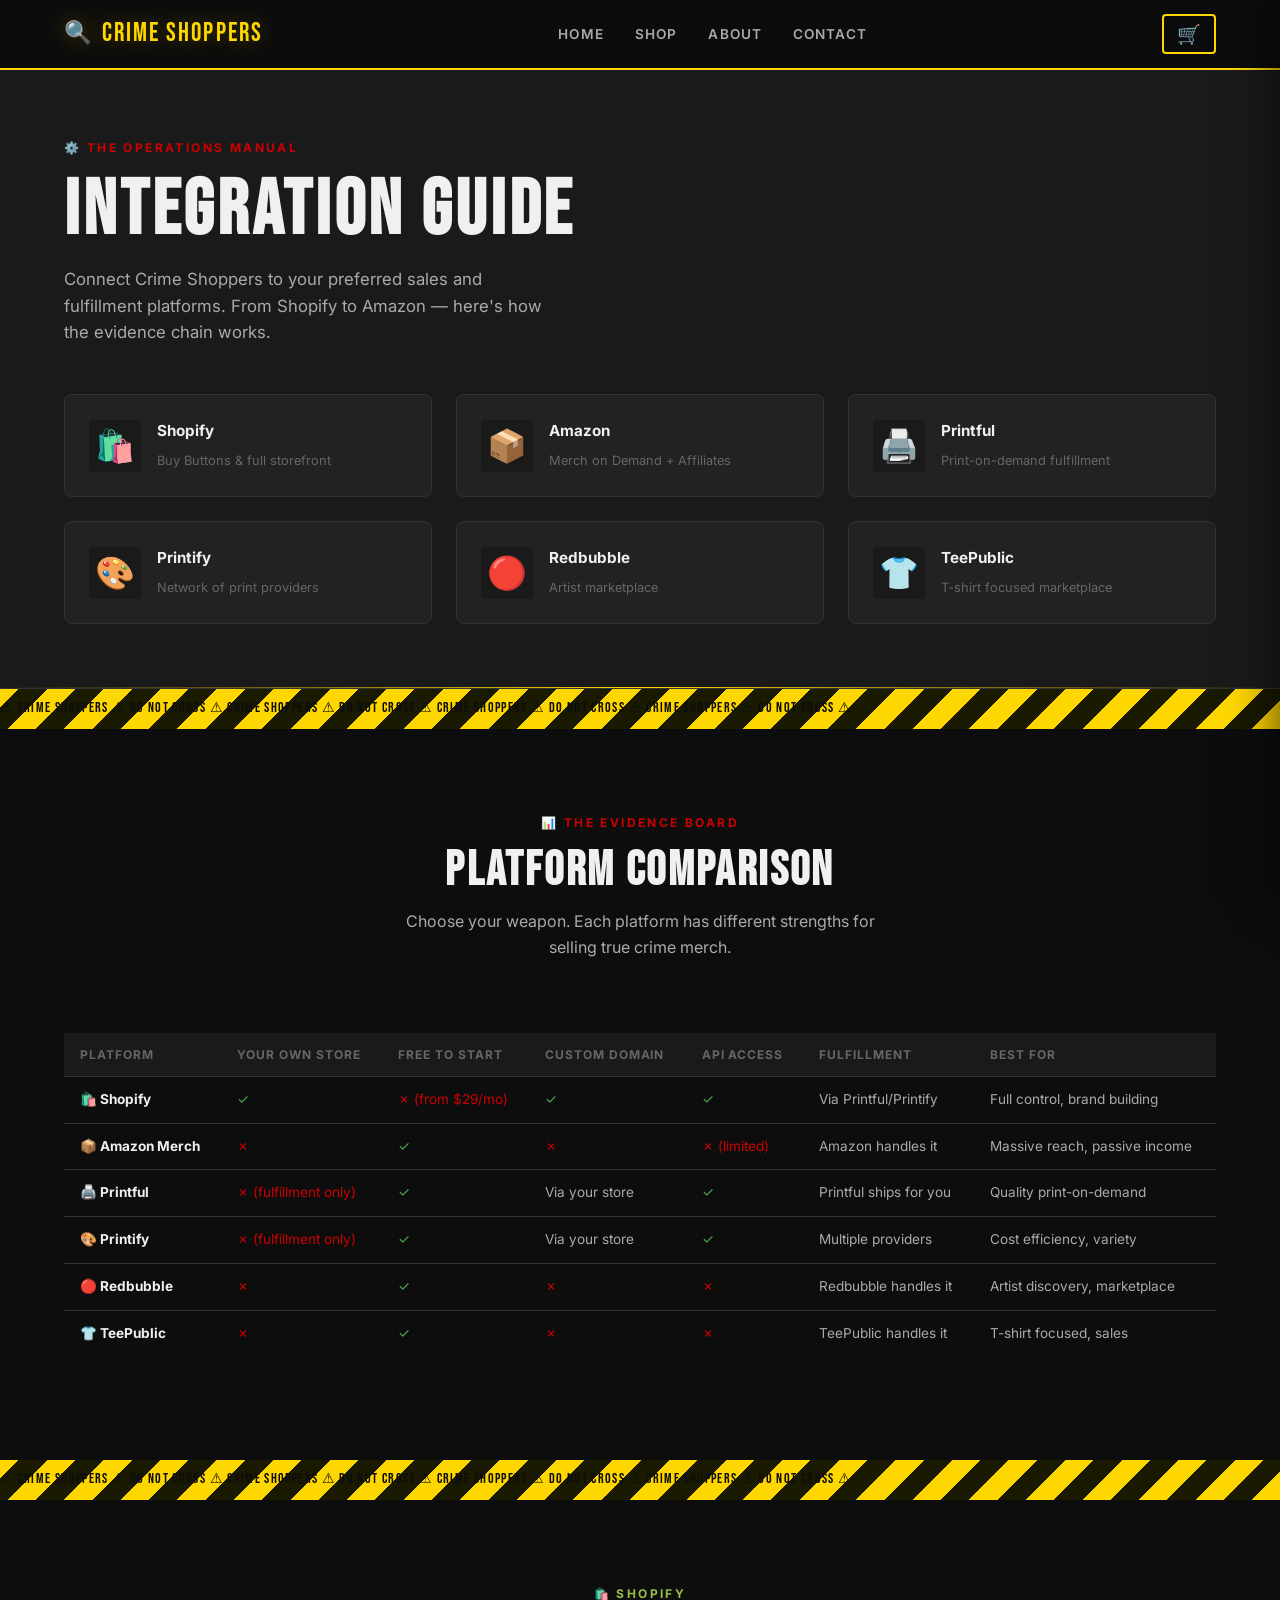
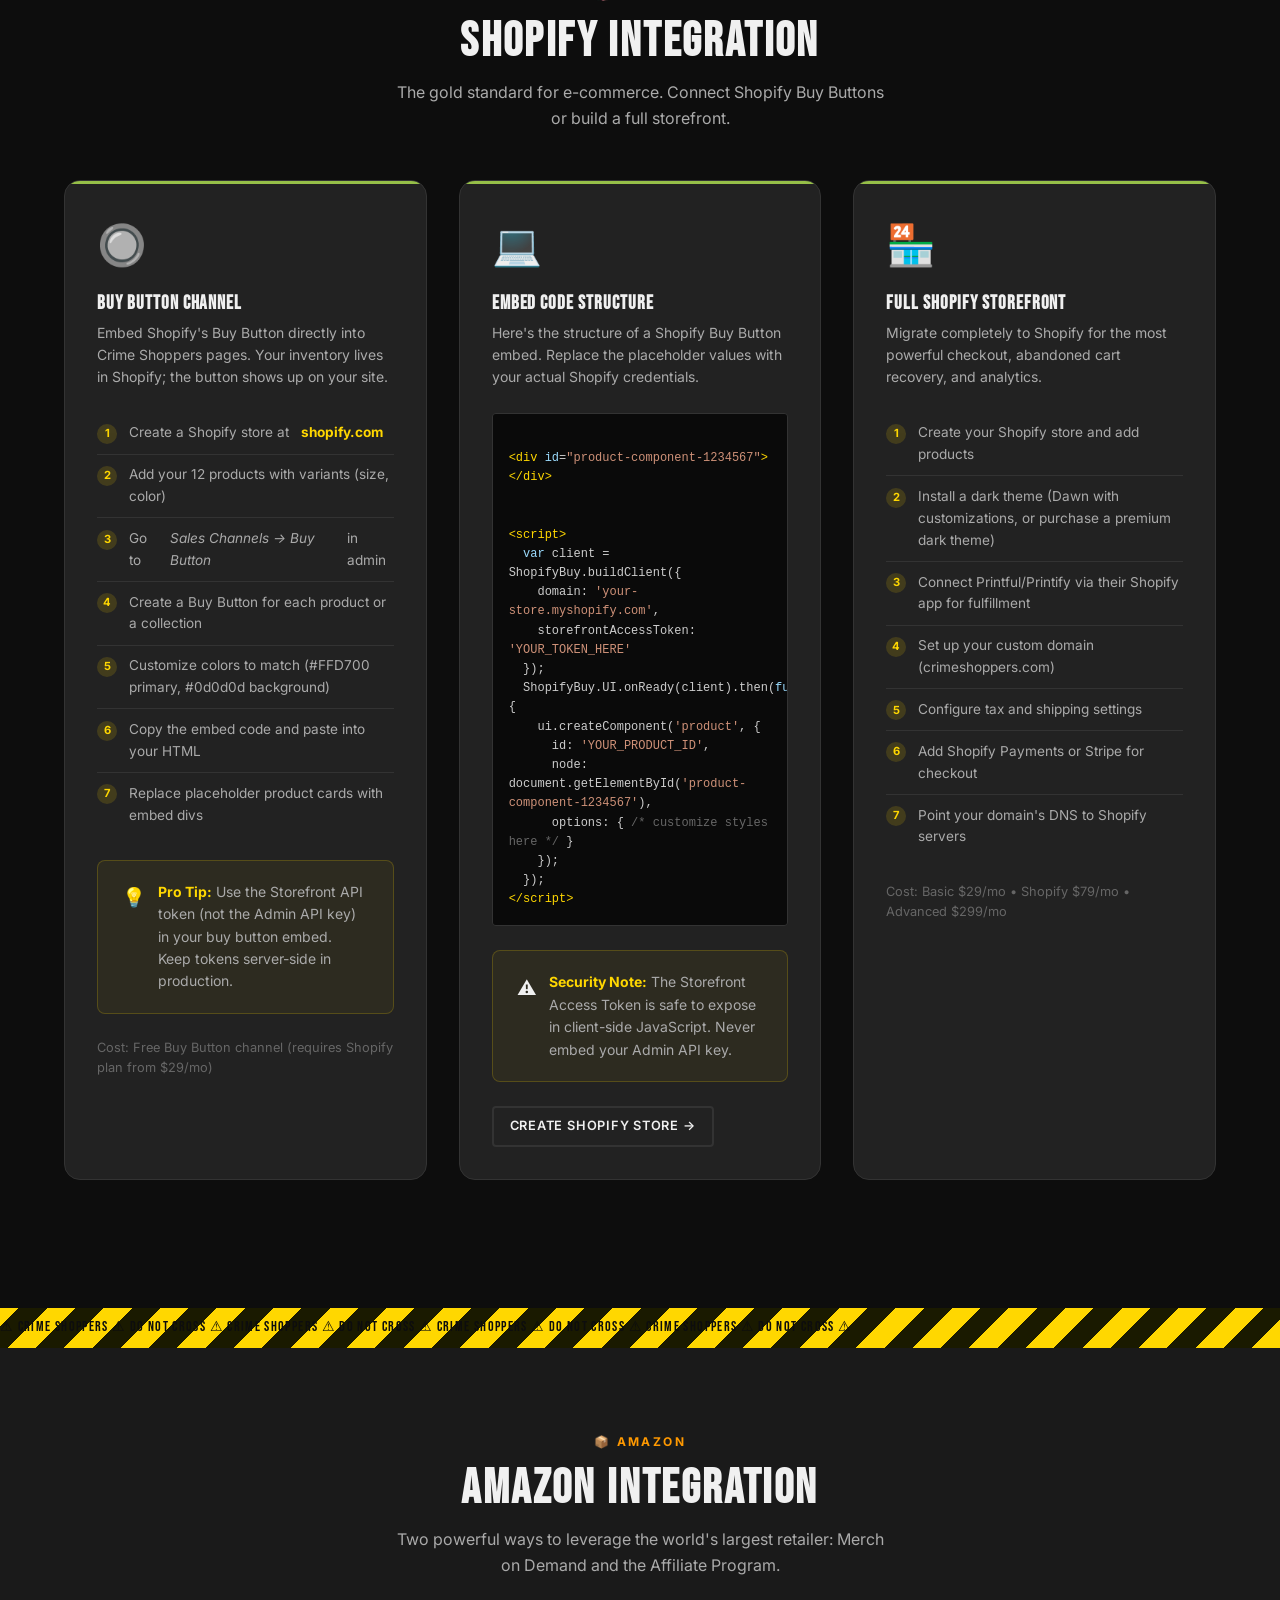
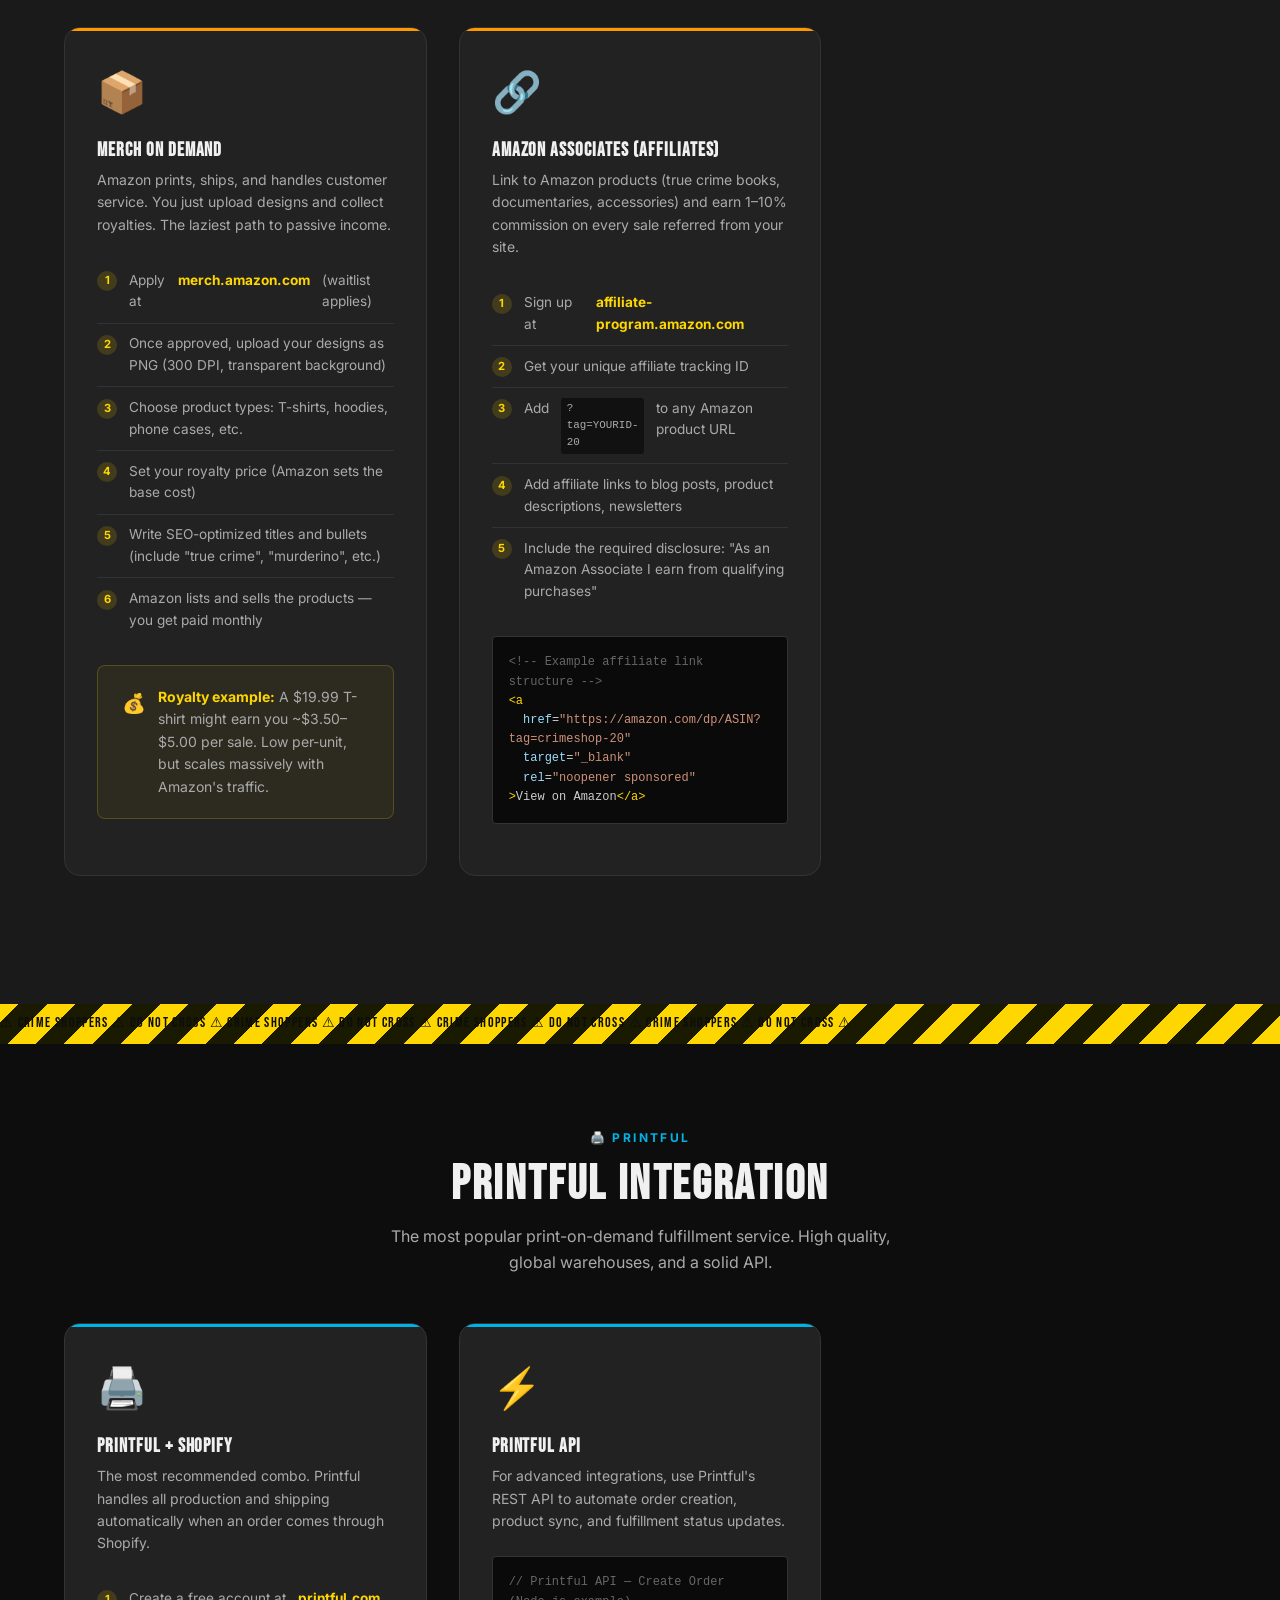
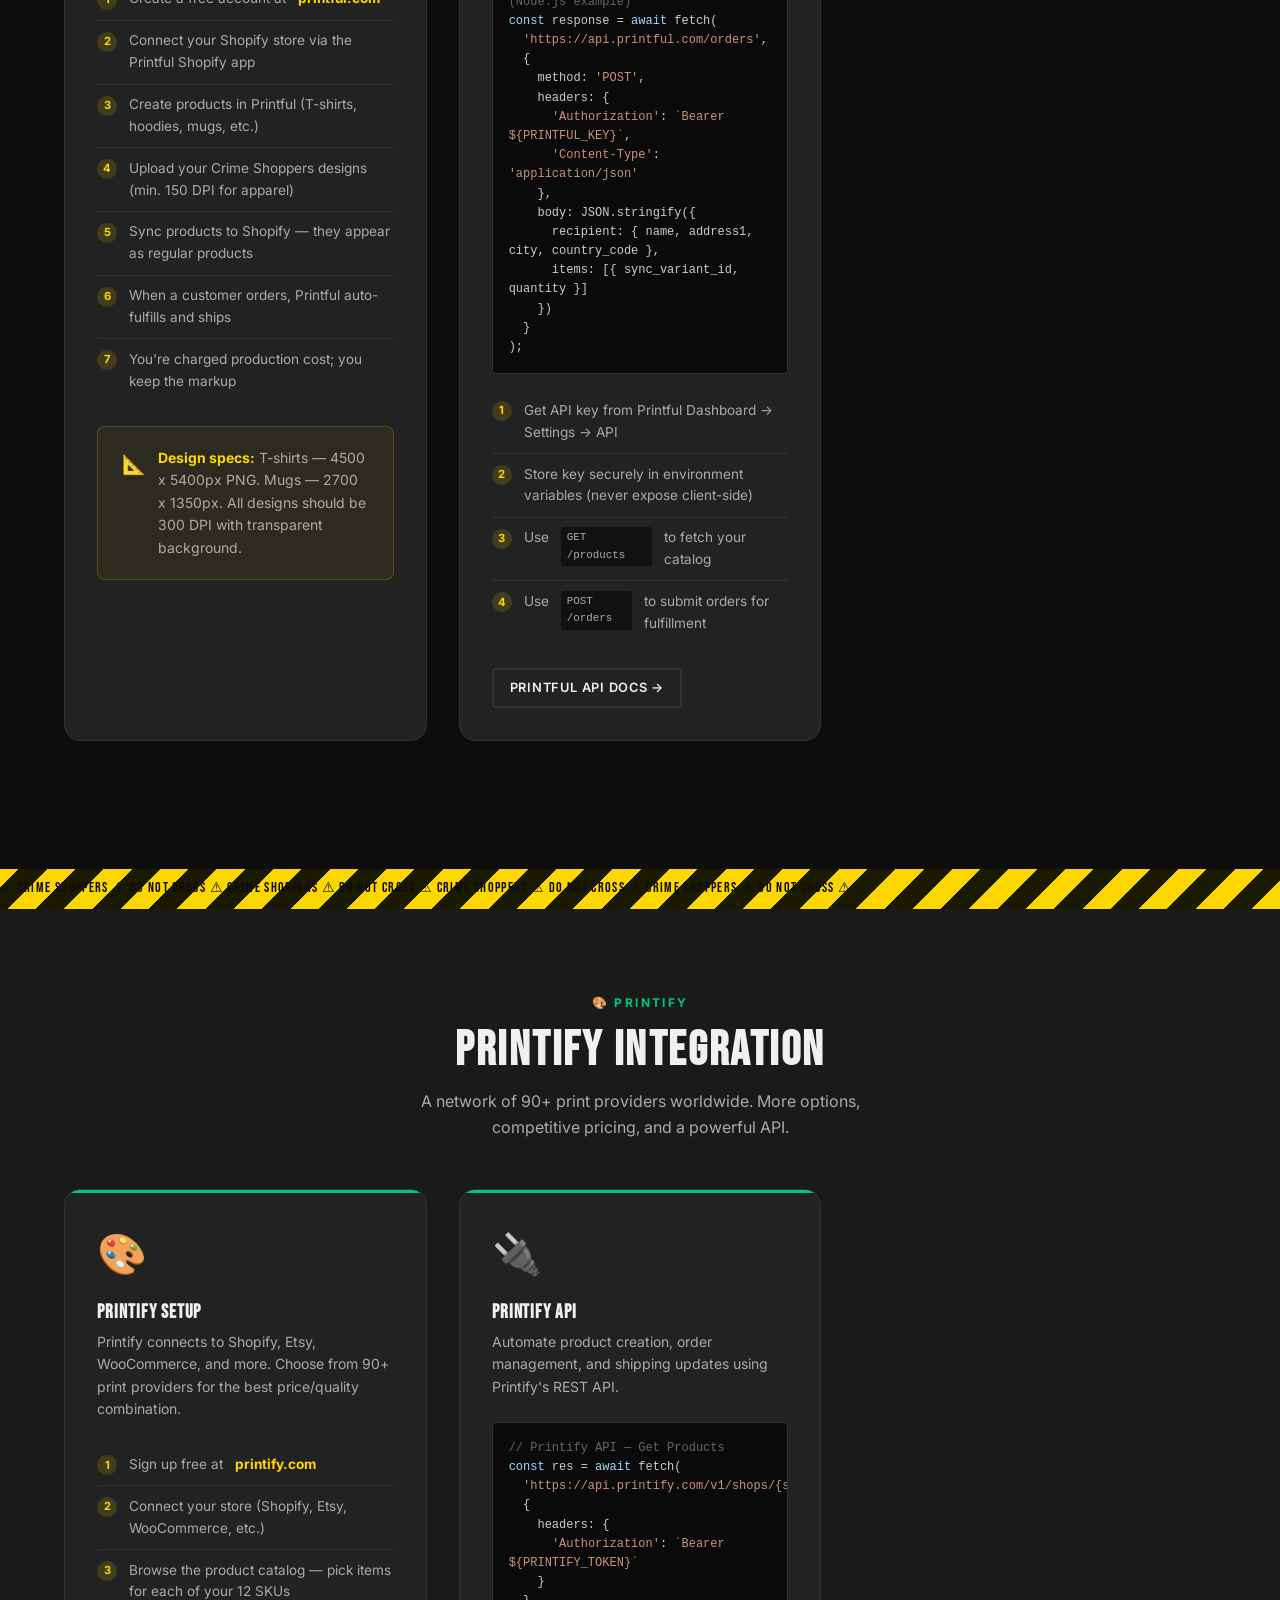
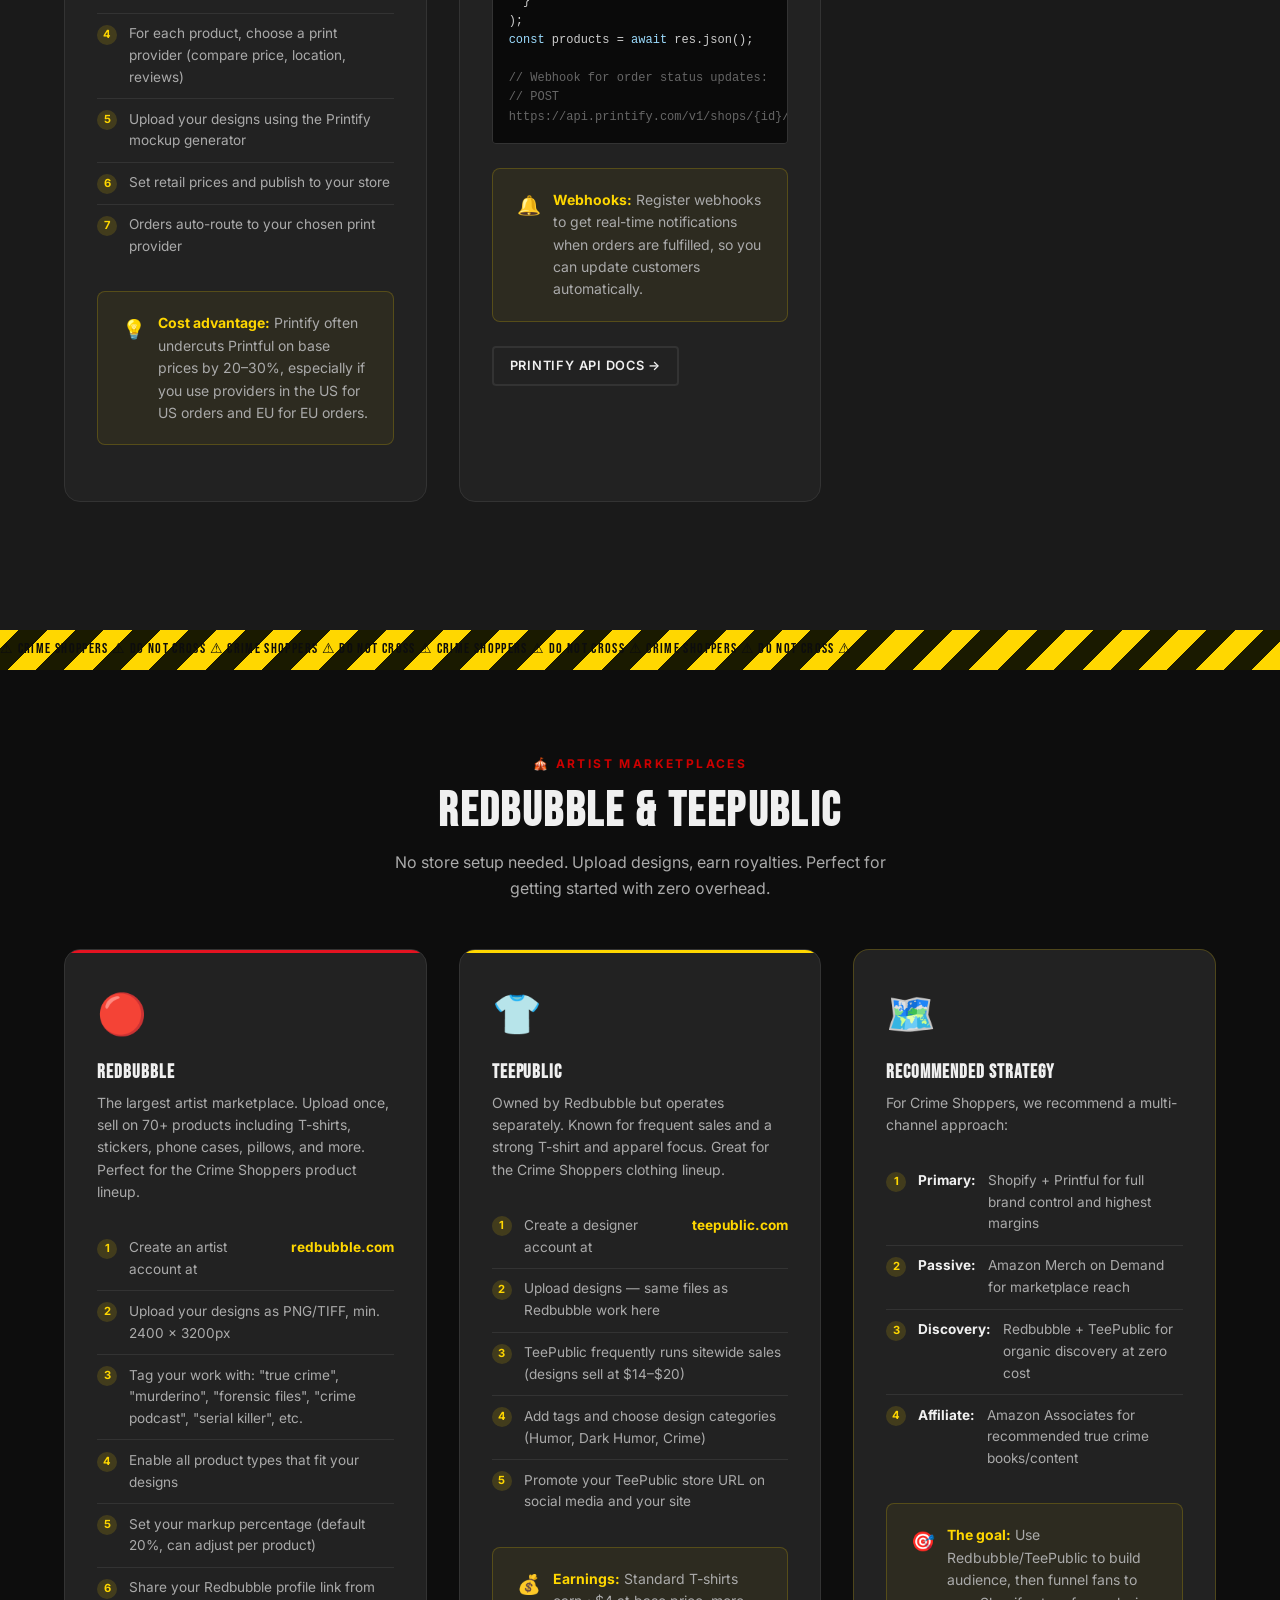
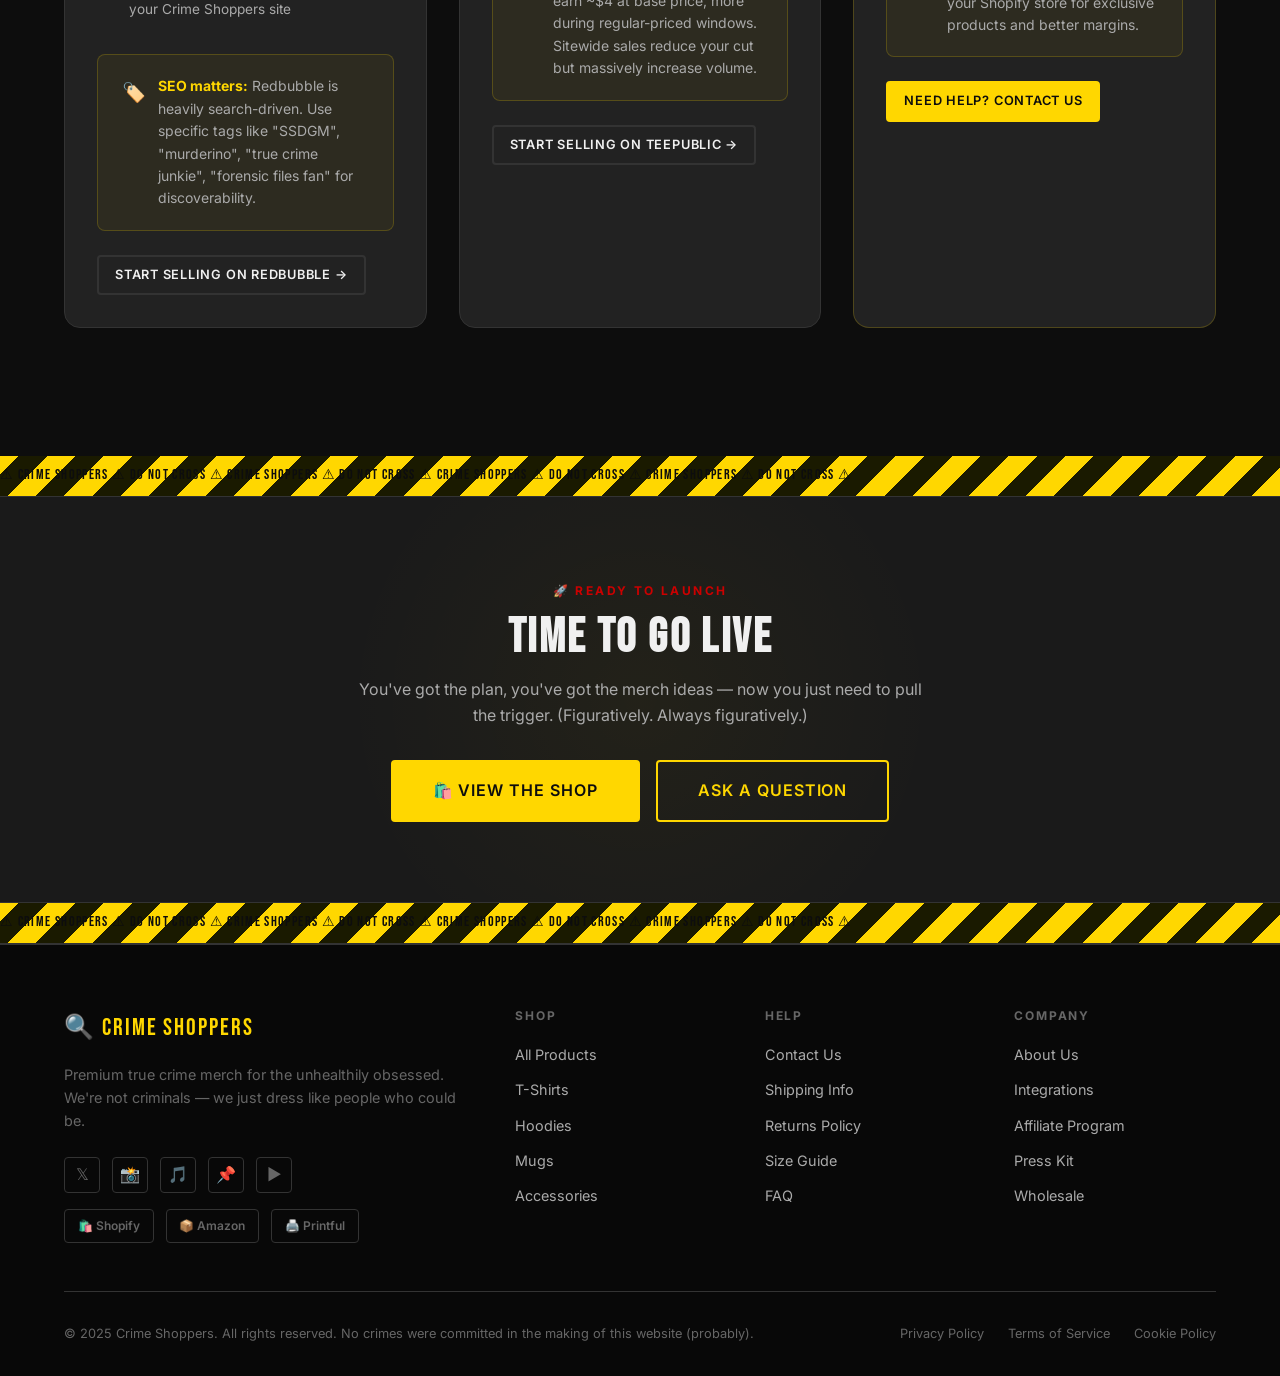
<file: integrations.html>
<!DOCTYPE html>
<html lang="en">
<head>
  <meta charset="UTF-8" />
  <meta name="viewport" content="width=device-width, initial-scale=1.0" />
  <meta name="description" content="Crime Shoppers Integration Guide — How to connect Shopify, Amazon, Printful, Printify, Redbubble, and TeePublic to your true crime merch store." />
  <meta name="keywords" content="shopify integration, printful setup, amazon merch on demand, printify guide, redbubble store, teepublic seller" />
  <meta name="author" content="Crime Shoppers" />
  <meta name="theme-color" content="#0d0d0d" />

  <!-- Open Graph -->
  <meta property="og:type" content="website" />
  <meta property="og:title" content="Integration Guide — Crime Shoppers" />
  <meta property="og:description" content="How to connect Shopify, Amazon, Printful, Printify, Redbubble & TeePublic to your true crime merch store." />
  <meta property="og:url" content="https://crimeshoppers.com/integrations.html" />
  <meta property="og:site_name" content="Crime Shoppers" />
  <meta property="og:image" content="https://crimeshoppers.com/og-image.jpg" />

  <!-- Twitter Card -->
  <meta name="twitter:card" content="summary_large_image" />
  <meta name="twitter:title" content="Integration Guide — Crime Shoppers" />
  <meta name="twitter:description" content="How to connect all the major merch platforms." />
  <meta name="twitter:image" content="https://crimeshoppers.com/og-image.jpg" />

  <title>Integration Guide — Crime Shoppers</title>
  <link rel="icon" href="data:image/svg+xml,<svg xmlns='http://www.w3.org/2000/svg' viewBox='0 0 100 100'><text y='.9em' font-size='90'>🔍</text></svg>" />
  <link rel="preconnect" href="https://fonts.googleapis.com" />
  <link rel="preconnect" href="https://fonts.gstatic.com" crossorigin />
  <link href="https://fonts.googleapis.com/css2?family=Bebas+Neue&family=Inter:wght@300;400;500;600;700&display=swap" rel="stylesheet" />
  <link rel="stylesheet" href="css/styles.css" />

  <style>
    /* Additional styles for integration page */
    .integration-hero-grid {
      display: grid;
      grid-template-columns: repeat(3, 1fr);
      gap: 1.5rem;
      margin-top: 3rem;
    }

    @media (max-width: 768px) {
      .integration-hero-grid {
        grid-template-columns: 1fr;
      }
    }

    @media (max-width: 1024px) {
      .integration-hero-grid {
        grid-template-columns: 1fr 1fr;
      }
    }

    .platform-summary {
      background: var(--bg-card);
      border: 1px solid var(--border-color);
      border-radius: var(--radius-md);
      padding: 1.5rem;
      display: flex;
      align-items: center;
      gap: 1rem;
      transition: var(--transition);
    }

    .platform-summary:hover {
      border-color: rgba(255, 215, 0, 0.3);
      transform: translateY(-2px);
    }

    .platform-summary-icon {
      font-size: 2rem;
      width: 52px;
      height: 52px;
      background: var(--bg-secondary);
      border-radius: var(--radius-sm);
      display: flex;
      align-items: center;
      justify-content: center;
      flex-shrink: 0;
    }

    .platform-summary-text strong {
      display: block;
      font-size: 0.95rem;
      color: var(--text-primary);
      margin-bottom: 0.2rem;
    }

    .platform-summary-text span {
      font-size: 0.8rem;
      color: var(--text-muted);
    }

    .diff-table {
      width: 100%;
      border-collapse: collapse;
      margin: 1.5rem 0;
      font-size: 0.85rem;
    }

    .diff-table th {
      text-align: left;
      padding: 0.75rem 1rem;
      background: var(--bg-secondary);
      color: var(--text-muted);
      font-size: 0.75rem;
      font-weight: 700;
      text-transform: uppercase;
      letter-spacing: 0.08em;
      border-bottom: 1px solid var(--border-color);
    }

    .diff-table td {
      padding: 0.75rem 1rem;
      border-bottom: 1px solid var(--border-color);
      color: var(--text-secondary);
      vertical-align: top;
    }

    .diff-table tr:last-child td {
      border-bottom: none;
    }

    .diff-table tr:hover td {
      background: rgba(255, 215, 0, 0.03);
    }

    .diff-table .check { color: #4caf50; }
    .diff-table .cross { color: var(--accent-red); }

    .callout {
      background: rgba(255, 215, 0, 0.05);
      border: 1px solid rgba(255, 215, 0, 0.2);
      border-radius: var(--radius-md);
      padding: 1.25rem 1.5rem;
      display: flex;
      gap: 0.75rem;
      align-items: flex-start;
      margin: 1.5rem 0;
    }

    .callout-icon {
      font-size: 1.2rem;
      flex-shrink: 0;
      margin-top: 0.1rem;
    }

    .callout p {
      font-size: 0.875rem;
      margin: 0;
      color: var(--text-secondary);
    }

    .callout strong {
      color: var(--accent-yellow);
    }
  </style>
</head>
<body>

  <!-- ========================================================
       NAVBAR
       ======================================================== -->
  <nav class="navbar" role="navigation" aria-label="Main navigation">
    <div class="container">
      <a href="index.html" class="navbar-brand" aria-label="Crime Shoppers Home">
        <span class="brand-icon">🔍</span>
        CRIME SHOPPERS
      </a>

      <ul class="navbar-nav" role="list">
        <li><a href="index.html">Home</a></li>
        <li><a href="shop.html">Shop</a></li>
        <li><a href="about.html">About</a></li>
        <li><a href="contact.html">Contact</a></li>
      </ul>

      <div class="navbar-actions">
        <button class="cart-btn" id="cart-open-btn" aria-label="Open cart">
          🛒
          <span class="cart-count" id="cart-count-nav" aria-live="polite">0</span>
        </button>
        <button class="hamburger" id="hamburger" aria-label="Toggle menu" aria-expanded="false">
          <span></span>
          <span></span>
          <span></span>
        </button>
      </div>
    </div>
  </nav>

  <!-- Mobile nav -->
  <nav class="mobile-nav" id="mobile-nav" aria-label="Mobile navigation">
    <a href="index.html">Home</a>
    <a href="shop.html">Shop</a>
    <a href="about.html">About</a>
    <a href="contact.html">Contact</a>
  </nav>

  <!-- ========================================================
       PAGE HERO
       ======================================================== -->
  <section class="page-hero" aria-label="Integrations page header">
    <div class="container">
      <span class="section-label">⚙️ The Operations Manual</span>
      <h1>INTEGRATION GUIDE</h1>
      <p>Connect Crime Shoppers to your preferred sales and fulfillment platforms. From Shopify to Amazon — here's how the evidence chain works.</p>

      <!-- Platform quick links -->
      <div class="integration-hero-grid">
        <a href="#shopify" class="platform-summary">
          <div class="platform-summary-icon">🛍️</div>
          <div class="platform-summary-text">
            <strong>Shopify</strong>
            <span>Buy Buttons & full storefront</span>
          </div>
        </a>
        <a href="#amazon" class="platform-summary">
          <div class="platform-summary-icon">📦</div>
          <div class="platform-summary-text">
            <strong>Amazon</strong>
            <span>Merch on Demand + Affiliates</span>
          </div>
        </a>
        <a href="#printful" class="platform-summary">
          <div class="platform-summary-icon">🖨️</div>
          <div class="platform-summary-text">
            <strong>Printful</strong>
            <span>Print-on-demand fulfillment</span>
          </div>
        </a>
        <a href="#printify" class="platform-summary">
          <div class="platform-summary-icon">🎨</div>
          <div class="platform-summary-text">
            <strong>Printify</strong>
            <span>Network of print providers</span>
          </div>
        </a>
        <a href="#redbubble" class="platform-summary">
          <div class="platform-summary-icon">🔴</div>
          <div class="platform-summary-text">
            <strong>Redbubble</strong>
            <span>Artist marketplace</span>
          </div>
        </a>
        <a href="#teepublic" class="platform-summary">
          <div class="platform-summary-icon">👕</div>
          <div class="platform-summary-text">
            <strong>TeePublic</strong>
            <span>T-shirt focused marketplace</span>
          </div>
        </a>
      </div>
    </div>
  </section>

  <!-- Crime tape divider -->
  <div class="crime-tape" aria-hidden="true"></div>

  <!-- ========================================================
       COMPARISON TABLE
       ======================================================== -->
  <section class="section-pad" aria-labelledby="compare-heading">
    <div class="container">
      <div class="section-header fade-in">
        <span class="section-label">📊 The Evidence Board</span>
        <h2 id="compare-heading">PLATFORM COMPARISON</h2>
        <p>Choose your weapon. Each platform has different strengths for selling true crime merch.</p>
      </div>

      <div class="fade-in" style="overflow-x: auto;">
        <table class="diff-table" aria-label="Platform comparison">
          <thead>
            <tr>
              <th>Platform</th>
              <th>Your Own Store</th>
              <th>Free to Start</th>
              <th>Custom Domain</th>
              <th>API Access</th>
              <th>Fulfillment</th>
              <th>Best For</th>
            </tr>
          </thead>
          <tbody>
            <tr>
              <td><strong style="color: var(--text-primary);">🛍️ Shopify</strong></td>
              <td class="check">✓</td>
              <td class="cross">✗ (from $29/mo)</td>
              <td class="check">✓</td>
              <td class="check">✓</td>
              <td>Via Printful/Printify</td>
              <td>Full control, brand building</td>
            </tr>
            <tr>
              <td><strong style="color: var(--text-primary);">📦 Amazon Merch</strong></td>
              <td class="cross">✗</td>
              <td class="check">✓</td>
              <td class="cross">✗</td>
              <td class="cross">✗ (limited)</td>
              <td>Amazon handles it</td>
              <td>Massive reach, passive income</td>
            </tr>
            <tr>
              <td><strong style="color: var(--text-primary);">🖨️ Printful</strong></td>
              <td class="cross">✗ (fulfillment only)</td>
              <td class="check">✓</td>
              <td>Via your store</td>
              <td class="check">✓</td>
              <td>Printful ships for you</td>
              <td>Quality print-on-demand</td>
            </tr>
            <tr>
              <td><strong style="color: var(--text-primary);">🎨 Printify</strong></td>
              <td class="cross">✗ (fulfillment only)</td>
              <td class="check">✓</td>
              <td>Via your store</td>
              <td class="check">✓</td>
              <td>Multiple providers</td>
              <td>Cost efficiency, variety</td>
            </tr>
            <tr>
              <td><strong style="color: var(--text-primary);">🔴 Redbubble</strong></td>
              <td class="cross">✗</td>
              <td class="check">✓</td>
              <td class="cross">✗</td>
              <td class="cross">✗</td>
              <td>Redbubble handles it</td>
              <td>Artist discovery, marketplace</td>
            </tr>
            <tr>
              <td><strong style="color: var(--text-primary);">👕 TeePublic</strong></td>
              <td class="cross">✗</td>
              <td class="check">✓</td>
              <td class="cross">✗</td>
              <td class="cross">✗</td>
              <td>TeePublic handles it</td>
              <td>T-shirt focused, sales</td>
            </tr>
          </tbody>
        </table>
      </div>
    </div>
  </section>

  <!-- Crime tape divider -->
  <div class="crime-tape" aria-hidden="true"></div>

  <!-- ========================================================
       SHOPIFY
       ======================================================== -->
  <section class="section-pad" id="shopify" aria-labelledby="shopify-heading">
    <div class="container">
      <div class="section-header fade-in">
        <span class="section-label" style="color: #96bf48;">🛍️ Shopify</span>
        <h2 id="shopify-heading">SHOPIFY INTEGRATION</h2>
        <p>The gold standard for e-commerce. Connect Shopify Buy Buttons or build a full storefront.</p>
      </div>

      <div class="integration-grid">

        <!-- Option 1: Buy Buttons -->
        <div class="integration-card shopify fade-in">
          <span class="integration-logo">🔘</span>
          <h3>Buy Button Channel</h3>
          <p>Embed Shopify's Buy Button directly into Crime Shoppers pages. Your inventory lives in Shopify; the button shows up on your site.</p>

          <ol class="integration-steps">
            <li><span class="step-num">1</span>Create a Shopify store at <strong style="color: var(--accent-yellow);">shopify.com</strong></li>
            <li><span class="step-num">2</span>Add your 12 products with variants (size, color)</li>
            <li><span class="step-num">3</span>Go to <em>Sales Channels &rarr; Buy Button</em> in admin</li>
            <li><span class="step-num">4</span>Create a Buy Button for each product or a collection</li>
            <li><span class="step-num">5</span>Customize colors to match (#FFD700 primary, #0d0d0d background)</li>
            <li><span class="step-num">6</span>Copy the embed code and paste into your HTML</li>
            <li><span class="step-num">7</span>Replace placeholder product cards with embed divs</li>
          </ol>

          <div class="callout">
            <span class="callout-icon">💡</span>
            <p><strong>Pro Tip:</strong> Use the Storefront API token (not the Admin API key) in your buy button embed. Keep tokens server-side in production.</p>
          </div>

          <p style="font-size: 0.8rem; color: var(--text-muted); margin: 0;">Cost: Free Buy Button channel (requires Shopify plan from $29/mo)</p>
        </div>

        <!-- Option 2: Embed Code Example -->
        <div class="integration-card shopify fade-in fade-in-delay-1">
          <span class="integration-logo">💻</span>
          <h3>Embed Code Structure</h3>
          <p>Here's the structure of a Shopify Buy Button embed. Replace the placeholder values with your actual Shopify credentials.</p>

          <div class="code-snippet" aria-label="Shopify embed code example">
            <span class="comment"><!-- Add this div where you want the button --></span><br />
            <span class="tag">&lt;div</span> <span class="attr">id</span>=<span class="val">"product-component-1234567"</span><span class="tag">&gt;&lt;/div&gt;</span><br /><br />
            <span class="comment"><!-- Shopify Buy Button JS (add before &lt;/body&gt;) --></span><br />
            <span class="tag">&lt;script&gt;</span><br />
            &nbsp;&nbsp;<span class="attr">var</span> client = ShopifyBuy.buildClient({<br />
            &nbsp;&nbsp;&nbsp;&nbsp;domain: <span class="val">'your-store.myshopify.com'</span>,<br />
            &nbsp;&nbsp;&nbsp;&nbsp;storefrontAccessToken: <span class="val">'YOUR_TOKEN_HERE'</span><br />
            &nbsp;&nbsp;});<br />
            &nbsp;&nbsp;ShopifyBuy.UI.onReady(client).then(<span class="attr">function</span>(ui) {<br />
            &nbsp;&nbsp;&nbsp;&nbsp;ui.createComponent(<span class="val">'product'</span>, {<br />
            &nbsp;&nbsp;&nbsp;&nbsp;&nbsp;&nbsp;id: <span class="val">'YOUR_PRODUCT_ID'</span>,<br />
            &nbsp;&nbsp;&nbsp;&nbsp;&nbsp;&nbsp;node: document.getElementById(<span class="val">'product-component-1234567'</span>),<br />
            &nbsp;&nbsp;&nbsp;&nbsp;&nbsp;&nbsp;options: { <span class="comment">/* customize styles here */</span> }<br />
            &nbsp;&nbsp;&nbsp;&nbsp;});<br />
            &nbsp;&nbsp;});<br />
            <span class="tag">&lt;/script&gt;</span>
          </div>

          <div class="callout">
            <span class="callout-icon">⚠️</span>
            <p><strong>Security Note:</strong> The Storefront Access Token is safe to expose in client-side JavaScript. Never embed your Admin API key.</p>
          </div>

          <a href="https://shopify.com" target="_blank" rel="noopener noreferrer" class="btn btn-outline-light btn-sm">
            Create Shopify Store →
          </a>
        </div>

        <!-- Option 3: Full Storefront -->
        <div class="integration-card shopify fade-in fade-in-delay-2">
          <span class="integration-logo">🏪</span>
          <h3>Full Shopify Storefront</h3>
          <p>Migrate completely to Shopify for the most powerful checkout, abandoned cart recovery, and analytics.</p>

          <ol class="integration-steps">
            <li><span class="step-num">1</span>Create your Shopify store and add products</li>
            <li><span class="step-num">2</span>Install a dark theme (Dawn with customizations, or purchase a premium dark theme)</li>
            <li><span class="step-num">3</span>Connect Printful/Printify via their Shopify app for fulfillment</li>
            <li><span class="step-num">4</span>Set up your custom domain (crimeshoppers.com)</li>
            <li><span class="step-num">5</span>Configure tax and shipping settings</li>
            <li><span class="step-num">6</span>Add Shopify Payments or Stripe for checkout</li>
            <li><span class="step-num">7</span>Point your domain's DNS to Shopify servers</li>
          </ol>

          <p style="font-size: 0.8rem; color: var(--text-muted);">
            Cost: Basic $29/mo • Shopify $79/mo • Advanced $299/mo
          </p>
        </div>

      </div>
    </div>
  </section>

  <!-- Crime tape divider -->
  <div class="crime-tape" aria-hidden="true"></div>

  <!-- ========================================================
       AMAZON
       ======================================================== -->
  <section class="section-pad" id="amazon" style="background: var(--bg-secondary);" aria-labelledby="amazon-heading">
    <div class="container">
      <div class="section-header fade-in">
        <span class="section-label" style="color: #FF9900;">📦 Amazon</span>
        <h2 id="amazon-heading">AMAZON INTEGRATION</h2>
        <p>Two powerful ways to leverage the world's largest retailer: Merch on Demand and the Affiliate Program.</p>
      </div>

      <div class="integration-grid">

        <!-- Merch on Demand -->
        <div class="integration-card amazon fade-in" style="--amazon-color: #FF9900;">
          <span class="integration-logo">📦</span>
          <h3>Merch on Demand</h3>
          <p>Amazon prints, ships, and handles customer service. You just upload designs and collect royalties. The laziest path to passive income.</p>

          <ol class="integration-steps">
            <li><span class="step-num">1</span>Apply at <strong style="color: var(--accent-yellow);">merch.amazon.com</strong> (waitlist applies)</li>
            <li><span class="step-num">2</span>Once approved, upload your designs as PNG (300 DPI, transparent background)</li>
            <li><span class="step-num">3</span>Choose product types: T-shirts, hoodies, phone cases, etc.</li>
            <li><span class="step-num">4</span>Set your royalty price (Amazon sets the base cost)</li>
            <li><span class="step-num">5</span>Write SEO-optimized titles and bullets (include "true crime", "murderino", etc.)</li>
            <li><span class="step-num">6</span>Amazon lists and sells the products — you get paid monthly</li>
          </ol>

          <div class="callout">
            <span class="callout-icon">💰</span>
            <p><strong>Royalty example:</strong> A $19.99 T-shirt might earn you ~$3.50–$5.00 per sale. Low per-unit, but scales massively with Amazon's traffic.</p>
          </div>
        </div>

        <!-- Affiliate Program -->
        <div class="integration-card amazon fade-in fade-in-delay-1">
          <span class="integration-logo">🔗</span>
          <h3>Amazon Associates (Affiliates)</h3>
          <p>Link to Amazon products (true crime books, documentaries, accessories) and earn 1–10% commission on every sale referred from your site.</p>

          <ol class="integration-steps">
            <li><span class="step-num">1</span>Sign up at <strong style="color: var(--accent-yellow);">affiliate-program.amazon.com</strong></li>
            <li><span class="step-num">2</span>Get your unique affiliate tracking ID</li>
            <li><span class="step-num">3</span>Add <code style="background: #111; padding: 2px 6px; border-radius: 3px; font-size: 0.8em;">?tag=YOURID-20</code> to any Amazon product URL</li>
            <li><span class="step-num">4</span>Add affiliate links to blog posts, product descriptions, newsletters</li>
            <li><span class="step-num">5</span>Include the required disclosure: "As an Amazon Associate I earn from qualifying purchases"</li>
          </ol>

          <div class="code-snippet" aria-label="Amazon affiliate link example">
            <span class="comment">&lt;!-- Example affiliate link structure --&gt;</span><br />
            <span class="tag">&lt;a</span><br />
            &nbsp;&nbsp;<span class="attr">href</span>=<span class="val">"https://amazon.com/dp/ASIN?tag=crimeshop-20"</span><br />
            &nbsp;&nbsp;<span class="attr">target</span>=<span class="val">"_blank"</span><br />
            &nbsp;&nbsp;<span class="attr">rel</span>=<span class="val">"noopener sponsored"</span><br />
            <span class="tag">&gt;</span>View on Amazon<span class="tag">&lt;/a&gt;</span>
          </div>
        </div>

      </div>
    </div>
  </section>

  <!-- Crime tape divider -->
  <div class="crime-tape" aria-hidden="true"></div>

  <!-- ========================================================
       PRINTFUL
       ======================================================== -->
  <section class="section-pad" id="printful" aria-labelledby="printful-heading">
    <div class="container">
      <div class="section-header fade-in">
        <span class="section-label" style="color: #00b3e6;">🖨️ Printful</span>
        <h2 id="printful-heading">PRINTFUL INTEGRATION</h2>
        <p>The most popular print-on-demand fulfillment service. High quality, global warehouses, and a solid API.</p>
      </div>

      <div class="integration-grid">

        <div class="integration-card printful fade-in">
          <span class="integration-logo">🖨️</span>
          <h3>Printful + Shopify</h3>
          <p>The most recommended combo. Printful handles all production and shipping automatically when an order comes through Shopify.</p>

          <ol class="integration-steps">
            <li><span class="step-num">1</span>Create a free account at <strong style="color: var(--accent-yellow);">printful.com</strong></li>
            <li><span class="step-num">2</span>Connect your Shopify store via the Printful Shopify app</li>
            <li><span class="step-num">3</span>Create products in Printful (T-shirts, hoodies, mugs, etc.)</li>
            <li><span class="step-num">4</span>Upload your Crime Shoppers designs (min. 150 DPI for apparel)</li>
            <li><span class="step-num">5</span>Sync products to Shopify — they appear as regular products</li>
            <li><span class="step-num">6</span>When a customer orders, Printful auto-fulfills and ships</li>
            <li><span class="step-num">7</span>You're charged production cost; you keep the markup</li>
          </ol>

          <div class="callout">
            <span class="callout-icon">📐</span>
            <p><strong>Design specs:</strong> T-shirts — 4500 x 5400px PNG. Mugs — 2700 x 1350px. All designs should be 300 DPI with transparent background.</p>
          </div>
        </div>

        <div class="integration-card printful fade-in fade-in-delay-1">
          <span class="integration-logo">⚡</span>
          <h3>Printful API</h3>
          <p>For advanced integrations, use Printful's REST API to automate order creation, product sync, and fulfillment status updates.</p>

          <div class="code-snippet" aria-label="Printful API example">
            <span class="comment">// Printful API — Create Order (Node.js example)</span><br />
            <span class="attr">const</span> response = <span class="attr">await</span> fetch(<br />
            &nbsp;&nbsp;<span class="val">'https://api.printful.com/orders'</span>,<br />
            &nbsp;&nbsp;{<br />
            &nbsp;&nbsp;&nbsp;&nbsp;method: <span class="val">'POST'</span>,<br />
            &nbsp;&nbsp;&nbsp;&nbsp;headers: {<br />
            &nbsp;&nbsp;&nbsp;&nbsp;&nbsp;&nbsp;<span class="val">'Authorization'</span>: <span class="val">`Bearer ${PRINTFUL_KEY}`</span>,<br />
            &nbsp;&nbsp;&nbsp;&nbsp;&nbsp;&nbsp;<span class="val">'Content-Type'</span>: <span class="val">'application/json'</span><br />
            &nbsp;&nbsp;&nbsp;&nbsp;},<br />
            &nbsp;&nbsp;&nbsp;&nbsp;body: JSON.stringify({<br />
            &nbsp;&nbsp;&nbsp;&nbsp;&nbsp;&nbsp;recipient: { name, address1, city, country_code },<br />
            &nbsp;&nbsp;&nbsp;&nbsp;&nbsp;&nbsp;items: [{ sync_variant_id, quantity }]<br />
            &nbsp;&nbsp;&nbsp;&nbsp;})<br />
            &nbsp;&nbsp;}<br />
            );
          </div>

          <ol class="integration-steps">
            <li><span class="step-num">1</span>Get API key from Printful Dashboard &rarr; Settings &rarr; API</li>
            <li><span class="step-num">2</span>Store key securely in environment variables (never expose client-side)</li>
            <li><span class="step-num">3</span>Use <code style="background: #111; padding: 2px 6px; border-radius: 3px; font-size: 0.8em;">GET /products</code> to fetch your catalog</li>
            <li><span class="step-num">4</span>Use <code style="background: #111; padding: 2px 6px; border-radius: 3px; font-size: 0.8em;">POST /orders</code> to submit orders for fulfillment</li>
          </ol>

          <a href="https://developers.printful.com" target="_blank" rel="noopener noreferrer" class="btn btn-outline-light btn-sm">
            Printful API Docs →
          </a>
        </div>

      </div>
    </div>
  </section>

  <!-- Crime tape divider -->
  <div class="crime-tape" aria-hidden="true"></div>

  <!-- ========================================================
       PRINTIFY
       ======================================================== -->
  <section class="section-pad" id="printify" style="background: var(--bg-secondary);" aria-labelledby="printify-heading">
    <div class="container">
      <div class="section-header fade-in">
        <span class="section-label" style="color: #00c878;">🎨 Printify</span>
        <h2 id="printify-heading">PRINTIFY INTEGRATION</h2>
        <p>A network of 90+ print providers worldwide. More options, competitive pricing, and a powerful API.</p>
      </div>

      <div class="integration-grid">

        <div class="integration-card printify fade-in">
          <span class="integration-logo">🎨</span>
          <h3>Printify Setup</h3>
          <p>Printify connects to Shopify, Etsy, WooCommerce, and more. Choose from 90+ print providers for the best price/quality combination.</p>

          <ol class="integration-steps">
            <li><span class="step-num">1</span>Sign up free at <strong style="color: var(--accent-yellow);">printify.com</strong></li>
            <li><span class="step-num">2</span>Connect your store (Shopify, Etsy, WooCommerce, etc.)</li>
            <li><span class="step-num">3</span>Browse the product catalog — pick items for each of your 12 SKUs</li>
            <li><span class="step-num">4</span>For each product, choose a print provider (compare price, location, reviews)</li>
            <li><span class="step-num">5</span>Upload your designs using the Printify mockup generator</li>
            <li><span class="step-num">6</span>Set retail prices and publish to your store</li>
            <li><span class="step-num">7</span>Orders auto-route to your chosen print provider</li>
          </ol>

          <div class="callout">
            <span class="callout-icon">💡</span>
            <p><strong>Cost advantage:</strong> Printify often undercuts Printful on base prices by 20–30%, especially if you use providers in the US for US orders and EU for EU orders.</p>
          </div>
        </div>

        <div class="integration-card printify fade-in fade-in-delay-1">
          <span class="integration-logo">🔌</span>
          <h3>Printify API</h3>
          <p>Automate product creation, order management, and shipping updates using Printify's REST API.</p>

          <div class="code-snippet" aria-label="Printify API example">
            <span class="comment">// Printify API — Get Products</span><br />
            <span class="attr">const</span> res = <span class="attr">await</span> fetch(<br />
            &nbsp;&nbsp;<span class="val">'https://api.printify.com/v1/shops/{shop_id}/products.json'</span>,<br />
            &nbsp;&nbsp;{<br />
            &nbsp;&nbsp;&nbsp;&nbsp;headers: {<br />
            &nbsp;&nbsp;&nbsp;&nbsp;&nbsp;&nbsp;<span class="val">'Authorization'</span>: <span class="val">`Bearer ${PRINTIFY_TOKEN}`</span><br />
            &nbsp;&nbsp;&nbsp;&nbsp;}<br />
            &nbsp;&nbsp;}<br />
            );<br />
            <span class="attr">const</span> products = <span class="attr">await</span> res.json();<br /><br />
            <span class="comment">// Webhook for order status updates:</span><br />
            <span class="comment">// POST https://api.printify.com/v1/shops/{id}/webhooks</span>
          </div>

          <div class="callout">
            <span class="callout-icon">🔔</span>
            <p><strong>Webhooks:</strong> Register webhooks to get real-time notifications when orders are fulfilled, so you can update customers automatically.</p>
          </div>

          <a href="https://developers.printify.com" target="_blank" rel="noopener noreferrer" class="btn btn-outline-light btn-sm">
            Printify API Docs →
          </a>
        </div>

      </div>
    </div>
  </section>

  <!-- Crime tape divider -->
  <div class="crime-tape" aria-hidden="true"></div>

  <!-- ========================================================
       REDBUBBLE & TEEPUBLIC
       ======================================================== -->
  <section class="section-pad" id="redbubble" aria-labelledby="marketplace-heading">
    <div class="container">
      <div class="section-header fade-in">
        <span class="section-label">🎪 Artist Marketplaces</span>
        <h2 id="marketplace-heading">REDBUBBLE &amp; TEEPUBLIC</h2>
        <p>No store setup needed. Upload designs, earn royalties. Perfect for getting started with zero overhead.</p>
      </div>

      <div class="integration-grid">

        <!-- Redbubble -->
        <div class="integration-card redbubble fade-in" id="redbubble-card">
          <span class="integration-logo">🔴</span>
          <h3>Redbubble</h3>
          <p>
            The largest artist marketplace. Upload once, sell on 70+ products including T-shirts, stickers, phone cases, pillows, and more. Perfect for the Crime Shoppers product lineup.
          </p>

          <ol class="integration-steps">
            <li><span class="step-num">1</span>Create an artist account at <strong style="color: var(--accent-yellow);">redbubble.com</strong></li>
            <li><span class="step-num">2</span>Upload your designs as PNG/TIFF, min. 2400 x 3200px</li>
            <li><span class="step-num">3</span>Tag your work with: "true crime", "murderino", "forensic files", "crime podcast", "serial killer", etc.</li>
            <li><span class="step-num">4</span>Enable all product types that fit your designs</li>
            <li><span class="step-num">5</span>Set your markup percentage (default 20%, can adjust per product)</li>
            <li><span class="step-num">6</span>Share your Redbubble profile link from your Crime Shoppers site</li>
          </ol>

          <div class="callout">
            <span class="callout-icon">🏷️</span>
            <p><strong>SEO matters:</strong> Redbubble is heavily search-driven. Use specific tags like "SSDGM", "murderino", "true crime junkie", "forensic files fan" for discoverability.</p>
          </div>

          <a href="https://redbubble.com/sell" target="_blank" rel="noopener noreferrer" class="btn btn-outline-light btn-sm">
            Start Selling on Redbubble →
          </a>
        </div>

        <!-- TeePublic -->
        <div class="integration-card teepublic fade-in fade-in-delay-1" id="teepublic">
          <span class="integration-logo">👕</span>
          <h3>TeePublic</h3>
          <p>
            Owned by Redbubble but operates separately. Known for frequent sales and a strong T-shirt and apparel focus. Great for the Crime Shoppers clothing lineup.
          </p>

          <ol class="integration-steps">
            <li><span class="step-num">1</span>Create a designer account at <strong style="color: var(--accent-yellow);">teepublic.com</strong></li>
            <li><span class="step-num">2</span>Upload designs — same files as Redbubble work here</li>
            <li><span class="step-num">3</span>TeePublic frequently runs sitewide sales (designs sell at $14–$20)</li>
            <li><span class="step-num">4</span>Add tags and choose design categories (Humor, Dark Humor, Crime)</li>
            <li><span class="step-num">5</span>Promote your TeePublic store URL on social media and your site</li>
          </ol>

          <div class="callout">
            <span class="callout-icon">💰</span>
            <p><strong>Earnings:</strong> Standard T-shirts earn ~$4 at base price, more during regular-priced windows. Sitewide sales reduce your cut but massively increase volume.</p>
          </div>

          <a href="https://teepublic.com/become-a-seller" target="_blank" rel="noopener noreferrer" class="btn btn-outline-light btn-sm">
            Start Selling on TeePublic →
          </a>
        </div>

        <!-- Strategy card -->
        <div class="integration-card fade-in fade-in-delay-2" style="border-color: rgba(255, 215, 0, 0.2);">
          <span class="integration-logo">🗺️</span>
          <h3>Recommended Strategy</h3>
          <p>For Crime Shoppers, we recommend a multi-channel approach:</p>

          <ol class="integration-steps">
            <li><span class="step-num">1</span><strong style="color: var(--text-primary);">Primary:</strong> Shopify + Printful for full brand control and highest margins</li>
            <li><span class="step-num">2</span><strong style="color: var(--text-primary);">Passive:</strong> Amazon Merch on Demand for marketplace reach</li>
            <li><span class="step-num">3</span><strong style="color: var(--text-primary);">Discovery:</strong> Redbubble + TeePublic for organic discovery at zero cost</li>
            <li><span class="step-num">4</span><strong style="color: var(--text-primary);">Affiliate:</strong> Amazon Associates for recommended true crime books/content</li>
          </ol>

          <div class="callout">
            <span class="callout-icon">🎯</span>
            <p><strong>The goal:</strong> Use Redbubble/TeePublic to build audience, then funnel fans to your Shopify store for exclusive products and better margins.</p>
          </div>

          <a href="contact.html" class="btn btn-primary btn-sm">
            Need Help? Contact Us
          </a>
        </div>

      </div>
    </div>
  </section>

  <!-- Crime tape divider -->
  <div class="crime-tape" aria-hidden="true"></div>

  <!-- ========================================================
       CTA
       ======================================================== -->
  <section class="newsletter-section" aria-labelledby="integrations-cta-heading">
    <div class="container">
      <div class="newsletter-inner fade-in">
        <span class="section-label">🚀 Ready to Launch</span>
        <h2 id="integrations-cta-heading">TIME TO GO LIVE</h2>
        <p>You've got the plan, you've got the merch ideas — now you just need to pull the trigger. (Figuratively. Always figuratively.)</p>
        <div style="display: flex; gap: 1rem; justify-content: center; flex-wrap: wrap; margin-top: 1.5rem;">
          <a href="shop.html" class="btn btn-primary btn-lg">
            🛍️ View the Shop
          </a>
          <a href="contact.html" class="btn btn-secondary btn-lg">
            Ask a Question
          </a>
        </div>
      </div>
    </div>
  </section>

  <!-- Crime tape divider -->
  <div class="crime-tape" aria-hidden="true"></div>

  <!-- ========================================================
       FOOTER
       ======================================================== -->
  <footer class="footer" role="contentinfo">
    <div class="container">
      <div class="footer-grid">
        <div class="footer-about">
          <span class="footer-brand">🔍 CRIME SHOPPERS</span>
          <p class="footer-tagline">
            Premium true crime merch for the unhealthily obsessed. We're not criminals — we just dress like people who could be.
          </p>
          <div class="social-links" aria-label="Social media links">
            <a href="#" class="social-link" aria-label="Twitter/X">𝕏</a>
            <a href="#" class="social-link" aria-label="Instagram">📸</a>
            <a href="#" class="social-link" aria-label="TikTok">🎵</a>
            <a href="#" class="social-link" aria-label="Pinterest">📌</a>
            <a href="#" class="social-link" aria-label="YouTube">▶️</a>
          </div>
          <div class="footer-badges" aria-label="Partner stores">
            <a href="integrations.html" class="badge-store">🛍️ Shopify</a>
            <a href="integrations.html" class="badge-store">📦 Amazon</a>
            <a href="integrations.html" class="badge-store">🖨️ Printful</a>
          </div>
        </div>

        <div class="footer-col">
          <h4>Shop</h4>
          <ul>
            <li><a href="shop.html">All Products</a></li>
            <li><a href="shop.html">T-Shirts</a></li>
            <li><a href="shop.html">Hoodies</a></li>
            <li><a href="shop.html">Mugs</a></li>
            <li><a href="shop.html">Accessories</a></li>
          </ul>
        </div>

        <div class="footer-col">
          <h4>Help</h4>
          <ul>
            <li><a href="contact.html">Contact Us</a></li>
            <li><a href="#">Shipping Info</a></li>
            <li><a href="#">Returns Policy</a></li>
            <li><a href="#">Size Guide</a></li>
            <li><a href="#">FAQ</a></li>
          </ul>
        </div>

        <div class="footer-col">
          <h4>Company</h4>
          <ul>
            <li><a href="about.html">About Us</a></li>
            <li><a href="integrations.html">Integrations</a></li>
            <li><a href="#">Affiliate Program</a></li>
            <li><a href="#">Press Kit</a></li>
            <li><a href="#">Wholesale</a></li>
          </ul>
        </div>
      </div>

      <div class="footer-bottom">
        <p>&copy; 2025 Crime Shoppers. All rights reserved. No crimes were committed in the making of this website (probably).</p>
        <div class="footer-bottom-links">
          <a href="#">Privacy Policy</a>
          <a href="#">Terms of Service</a>
          <a href="#">Cookie Policy</a>
        </div>
      </div>
    </div>
  </footer>

  <!-- Cart Sidebar -->
  <div class="cart-overlay" id="cart-overlay" aria-hidden="true"></div>
  <aside class="cart-sidebar" id="cart-sidebar" role="complementary" aria-label="Shopping cart">
    <div class="cart-header">
      <h3>🛒 Your Cart</h3>
      <button class="cart-close" id="cart-close" aria-label="Close cart">✕</button>
    </div>
    <div class="cart-empty" id="cart-empty" role="status" aria-live="polite">
      <span class="empty-icon">🛒</span>
      <p>Your cart is empty.<br />Add some suspicious items.</p>
      <a href="shop.html" class="btn btn-secondary btn-sm">Browse the Evidence</a>
    </div>
    <div id="cart-content" style="display:none; flex-direction:column; flex:1; overflow:hidden;">
      <div class="cart-items" id="cart-items" role="list" aria-label="Cart items"></div>
      <div class="cart-footer">
        <div class="cart-total">
          <span>Total</span>
          <strong id="cart-total">$0.00</strong>
        </div>
        <button class="btn btn-primary" style="width:100%;" id="checkout-btn">
          Proceed to Checkout →
        </button>
        <p class="cart-note">Secure checkout. Free shipping over $50.</p>
      </div>
    </div>
  </aside>

  <script src="js/main.js"></script>
</body>
</html>
</file>
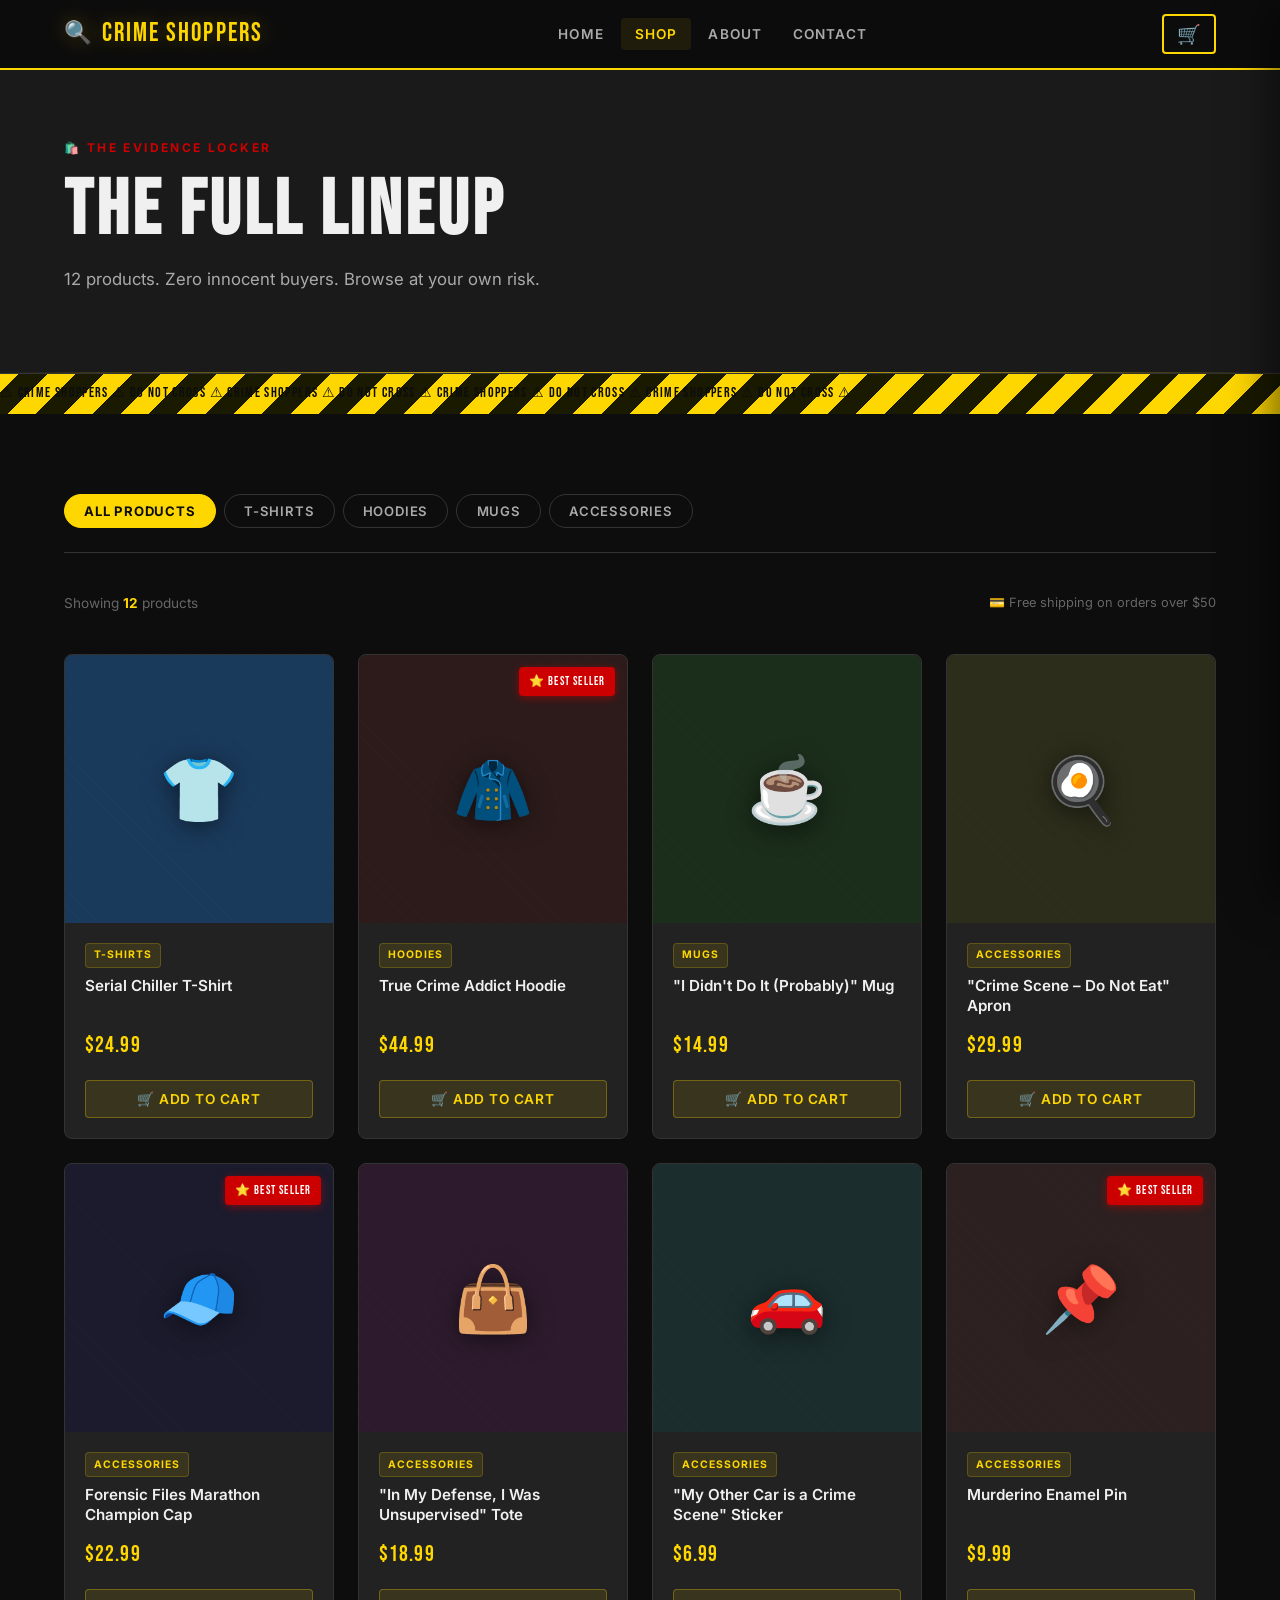
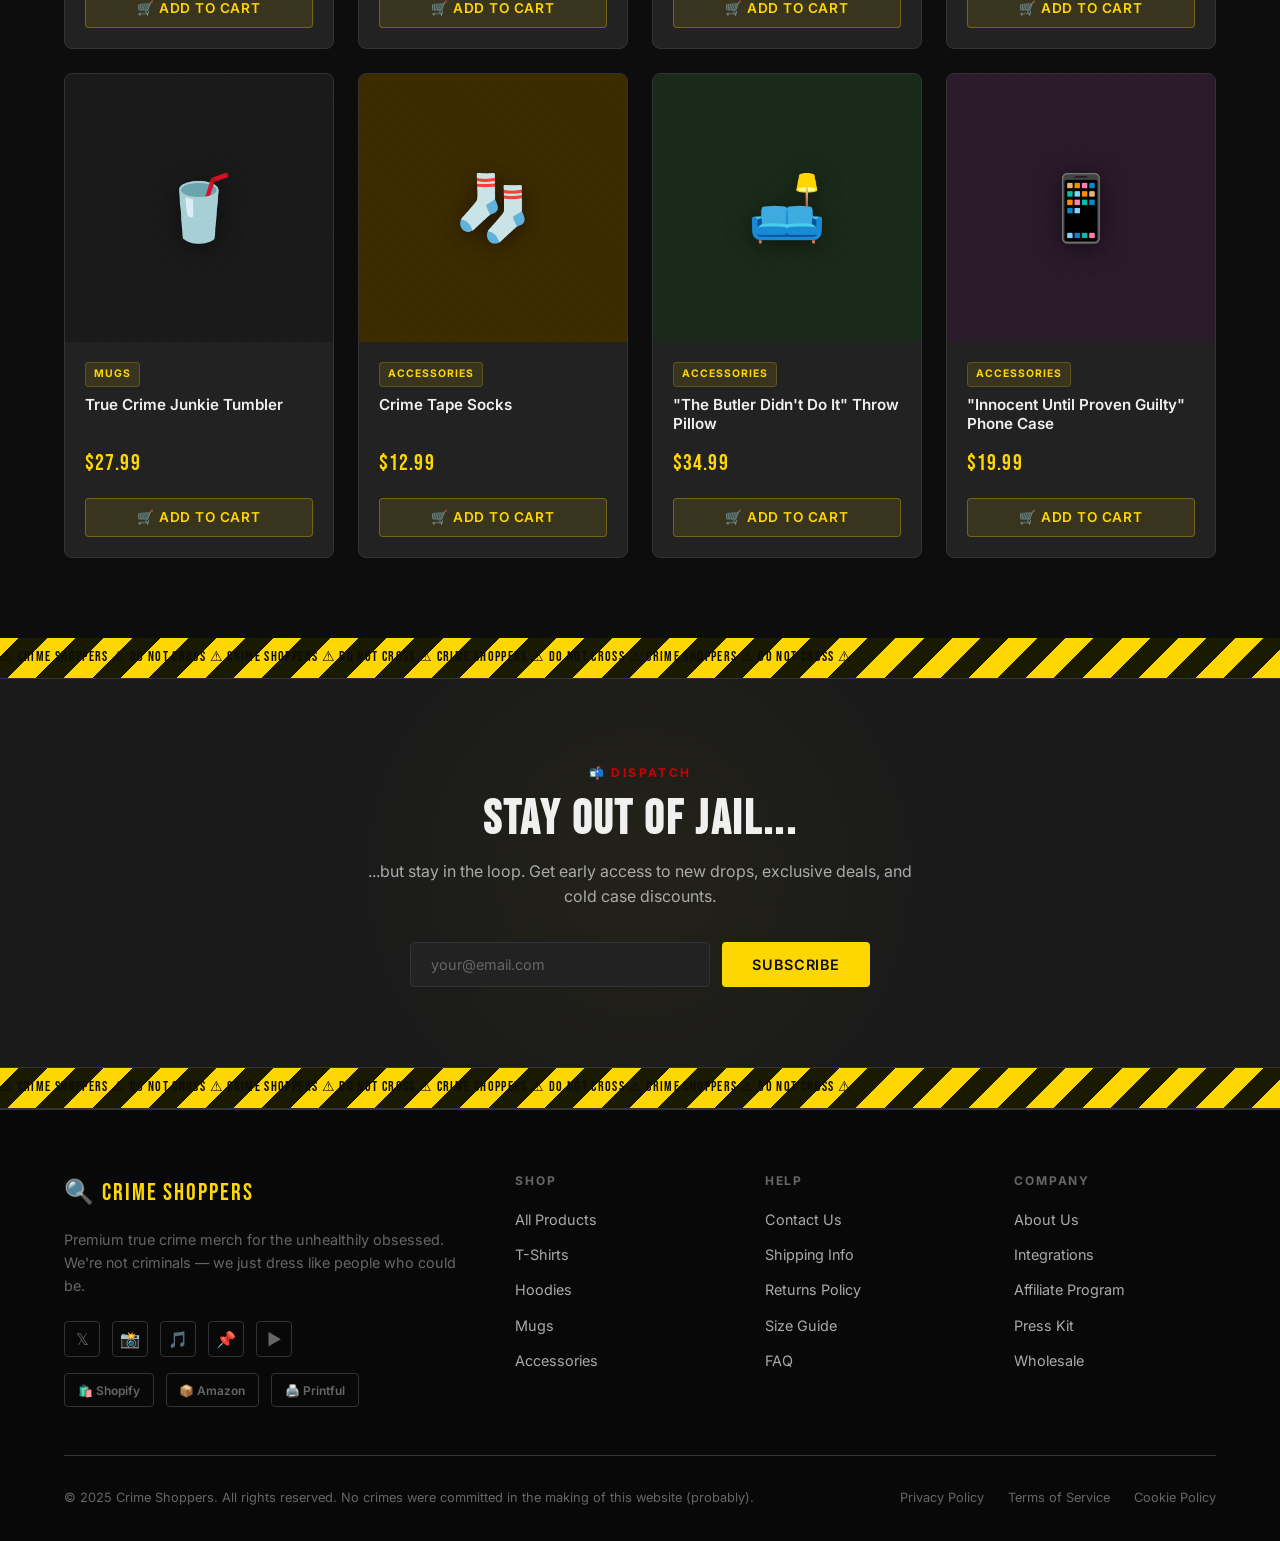
<file: shop.html>
<!DOCTYPE html>
<html lang="en">
<head>
  <meta charset="UTF-8" />
  <meta name="viewport" content="width=device-width, initial-scale=1.0" />
  <meta name="description" content="Shop all Crime Shoppers products — true crime T-shirts, hoodies, mugs, accessories, and more. Premium dark humor merch for the obsessed." />
  <meta name="keywords" content="true crime merch shop, crime t-shirts, murderino hoodie, true crime gifts, forensic files merch" />
  <meta name="author" content="Crime Shoppers" />
  <meta name="theme-color" content="#0d0d0d" />

  <!-- Open Graph -->
  <meta property="og:type" content="website" />
  <meta property="og:title" content="Shop — Crime Shoppers | True Crime Merch" />
  <meta property="og:description" content="Browse 12 premium true crime products. T-shirts, hoodies, mugs, accessories — all with darkly funny designs." />
  <meta property="og:url" content="https://crimeshoppers.com/shop.html" />
  <meta property="og:site_name" content="Crime Shoppers" />
  <meta property="og:image" content="https://crimeshoppers.com/og-image.jpg" />

  <!-- Twitter Card -->
  <meta name="twitter:card" content="summary_large_image" />
  <meta name="twitter:title" content="Shop — Crime Shoppers" />
  <meta name="twitter:description" content="Browse 12 premium true crime products." />
  <meta name="twitter:image" content="https://crimeshoppers.com/og-image.jpg" />

  <title>Shop — Crime Shoppers | True Crime Merch</title>
  <link rel="icon" href="data:image/svg+xml,<svg xmlns='http://www.w3.org/2000/svg' viewBox='0 0 100 100'><text y='.9em' font-size='90'>🔍</text></svg>" />
  <link rel="preconnect" href="https://fonts.googleapis.com" />
  <link rel="preconnect" href="https://fonts.gstatic.com" crossorigin />
  <link href="https://fonts.googleapis.com/css2?family=Bebas+Neue&family=Inter:wght@300;400;500;600;700&display=swap" rel="stylesheet" />
  <link rel="stylesheet" href="css/styles.css" />

  <!-- Schema.org Product List -->
  <script type="application/ld+json">
  {
    "@context": "https://schema.org",
    "@type": "ItemList",
    "name": "Crime Shoppers Product Catalog",
    "description": "Premium true crime merchandise",
    "url": "https://crimeshoppers.com/shop.html",
    "numberOfItems": 12,
    "itemListElement": [
      {
        "@type": "ListItem",
        "position": 1,
        "item": {
          "@type": "Product",
          "name": "Serial Chiller T-Shirt",
          "description": "Relax like you have an alibi.",
          "offers": {
            "@type": "Offer",
            "price": "24.99",
            "priceCurrency": "USD",
            "availability": "https://schema.org/InStock"
          }
        }
      },
      {
        "@type": "ListItem",
        "position": 2,
        "item": {
          "@type": "Product",
          "name": "True Crime Addict Hoodie",
          "description": "Cozy enough for 12-hour podcast sessions.",
          "offers": {
            "@type": "Offer",
            "price": "44.99",
            "priceCurrency": "USD",
            "availability": "https://schema.org/InStock"
          }
        }
      },
      {
        "@type": "ListItem",
        "position": 3,
        "item": {
          "@type": "Product",
          "name": "\"I Didn't Do It (Probably)\" Mug",
          "description": "Start every morning with reasonable doubt.",
          "offers": {
            "@type": "Offer",
            "price": "14.99",
            "priceCurrency": "USD",
            "availability": "https://schema.org/InStock"
          }
        }
      },
      {
        "@type": "ListItem",
        "position": 4,
        "item": {
          "@type": "Product",
          "name": "\"Crime Scene – Do Not Eat\" Apron",
          "description": "Keep evidence off your clothes.",
          "offers": {
            "@type": "Offer",
            "price": "29.99",
            "priceCurrency": "USD",
            "availability": "https://schema.org/InStock"
          }
        }
      },
      {
        "@type": "ListItem",
        "position": 5,
        "item": {
          "@type": "Product",
          "name": "Forensic Files Marathon Champion Cap",
          "description": "72 episodes. Zero breaks. Certified.",
          "offers": {
            "@type": "Offer",
            "price": "22.99",
            "priceCurrency": "USD",
            "availability": "https://schema.org/InStock"
          }
        }
      },
      {
        "@type": "ListItem",
        "position": 6,
        "item": {
          "@type": "Product",
          "name": "\"In My Defense, I Was Unsupervised\" Tote",
          "description": "A valid legal argument, and a great bag.",
          "offers": {
            "@type": "Offer",
            "price": "18.99",
            "priceCurrency": "USD",
            "availability": "https://schema.org/InStock"
          }
        }
      },
      {
        "@type": "ListItem",
        "position": 7,
        "item": {
          "@type": "Product",
          "name": "\"My Other Car is a Crime Scene\" Sticker",
          "description": "Great for bumpers, laptops, evidence boards.",
          "offers": {
            "@type": "Offer",
            "price": "6.99",
            "priceCurrency": "USD",
            "availability": "https://schema.org/InStock"
          }
        }
      },
      {
        "@type": "ListItem",
        "position": 8,
        "item": {
          "@type": "Product",
          "name": "Murderino Enamel Pin",
          "description": "SSDGM. Stay Sexy, Don't Get Murdered.",
          "offers": {
            "@type": "Offer",
            "price": "9.99",
            "priceCurrency": "USD",
            "availability": "https://schema.org/InStock"
          }
        }
      },
      {
        "@type": "ListItem",
        "position": 9,
        "item": {
          "@type": "Product",
          "name": "True Crime Junkie Tumbler",
          "description": "Hydrate between episodes. Stay sharp.",
          "offers": {
            "@type": "Offer",
            "price": "27.99",
            "priceCurrency": "USD",
            "availability": "https://schema.org/InStock"
          }
        }
      },
      {
        "@type": "ListItem",
        "position": 10,
        "item": {
          "@type": "Product",
          "name": "Crime Tape Socks",
          "description": "Step carefully. You're on the scene.",
          "offers": {
            "@type": "Offer",
            "price": "12.99",
            "priceCurrency": "USD",
            "availability": "https://schema.org/InStock"
          }
        }
      },
      {
        "@type": "ListItem",
        "position": 11,
        "item": {
          "@type": "Product",
          "name": "\"The Butler Didn't Do It\" Throw Pillow",
          "description": "Rest your head on unsolved mysteries.",
          "offers": {
            "@type": "Offer",
            "price": "34.99",
            "priceCurrency": "USD",
            "availability": "https://schema.org/InStock"
          }
        }
      },
      {
        "@type": "ListItem",
        "position": 12,
        "item": {
          "@type": "Product",
          "name": "\"Innocent Until Proven Guilty\" Phone Case",
          "description": "Protect your phone and your rights.",
          "offers": {
            "@type": "Offer",
            "price": "19.99",
            "priceCurrency": "USD",
            "availability": "https://schema.org/InStock"
          }
        }
      }
    ]
  }
  </script>

  <!--
  ============================================================
  SHOPIFY BUY BUTTON INTEGRATION
  ============================================================
  To enable real checkout with Shopify:

  1. Create a Shopify store at https://shopify.com
  2. In your Shopify admin, go to:
     Sales Channels > Buy Button > Create a Buy Button
  3. Choose "Product" or "Collection" buy button
  4. Customize the appearance to match Crime Shoppers theme
  5. Copy the generated embed code and paste it below
  6. Remove the comment markers to activate

  Example embed code structure (replace with your actual code):

  <div id="product-component-XXXXXXXXXX"></div>
  <script type="text/javascript">
    (function () {
      var scriptURL = 'https://sdks.shopifycdn.com/buy-button/latest/buy-button-storefront.min.js';
      if (window.ShopifyBuy) {
        if (window.ShopifyBuy.UI) {
          ShopifyBuyInit();
        } else {
          loadScript();
        }
      } else {
        loadScript();
      }
      function loadScript() {
        var script = document.createElement('script');
        script.async = true;
        script.src = scriptURL;
        (document.getElementsByTagName('head')[0] || document.getElementsByTagName('body')[0]).appendChild(script);
        script.onload = ShopifyBuyInit;
      }
      function ShopifyBuyInit() {
        var client = ShopifyBuy.buildClient({
          domain: 'YOUR-STORE.myshopify.com',   // <-- Replace with your domain
          storefrontAccessToken: 'YOUR_TOKEN',   // <-- Replace with your token
        });
        ShopifyBuy.UI.onReady(client).then(function (ui) {
          ui.createComponent('product', {
            id: 'YOUR_PRODUCT_ID',               // <-- Replace with product ID
            node: document.getElementById('product-component-XXXXXXXXXX'),
            options: {
              product: {
                styles: {
                  product: { "@media (min-width: 601px)": { "max-width": "100%", "margin-left": "0", "margin-bottom": "50px" } },
                  button: { "background-color": "#FFD700", "color": "#0d0d0d", "font-weight": "700" }
                }
              }
            }
          });
        });
      }
    })();
  </script>

  For more info, see integrations.html
  ============================================================
  -->
</head>
<body>

  <!-- ========================================================
       NAVBAR
       ======================================================== -->
  <nav class="navbar" role="navigation" aria-label="Main navigation">
    <div class="container">
      <a href="index.html" class="navbar-brand" aria-label="Crime Shoppers Home">
        <span class="brand-icon">🔍</span>
        CRIME SHOPPERS
      </a>

      <ul class="navbar-nav" role="list">
        <li><a href="index.html">Home</a></li>
        <li><a href="shop.html" class="active">Shop</a></li>
        <li><a href="about.html">About</a></li>
        <li><a href="contact.html">Contact</a></li>
      </ul>

      <div class="navbar-actions">
        <button class="cart-btn" id="cart-open-btn" aria-label="Open cart">
          🛒
          <span class="cart-count" id="cart-count-nav" aria-live="polite">0</span>
        </button>
        <button class="hamburger" id="hamburger" aria-label="Toggle menu" aria-expanded="false">
          <span></span>
          <span></span>
          <span></span>
        </button>
      </div>
    </div>
  </nav>

  <!-- Mobile nav -->
  <nav class="mobile-nav" id="mobile-nav" aria-label="Mobile navigation">
    <a href="index.html">Home</a>
    <a href="shop.html">Shop</a>
    <a href="about.html">About</a>
    <a href="contact.html">Contact</a>
  </nav>

  <!-- ========================================================
       PAGE HERO
       ======================================================== -->
  <section class="page-hero" aria-label="Shop header">
    <div class="container">
      <span class="section-label">🛍️ The Evidence Locker</span>
      <h1>THE FULL LINEUP</h1>
      <p>12 products. Zero innocent buyers. Browse at your own risk.</p>
    </div>
  </section>

  <!-- Crime tape divider -->
  <div class="crime-tape" aria-hidden="true"></div>

  <!-- ========================================================
       SHOP SECTION
       ======================================================== -->
  <section class="section-pad" aria-labelledby="shop-heading">
    <div class="container">
      <h2 class="sr-only" id="shop-heading">All Products</h2>

      <!-- Filter bar -->
      <div class="filter-bar" role="group" aria-label="Filter products by category">
        <button class="filter-btn active" data-filter="All" aria-pressed="true">All Products</button>
        <button class="filter-btn" data-filter="T-Shirts" aria-pressed="false">T-Shirts</button>
        <button class="filter-btn" data-filter="Hoodies" aria-pressed="false">Hoodies</button>
        <button class="filter-btn" data-filter="Mugs" aria-pressed="false">Mugs</button>
        <button class="filter-btn" data-filter="Accessories" aria-pressed="false">Accessories</button>
      </div>

      <!-- Shop header info -->
      <div class="shop-header">
        <p class="shop-count" id="product-count" aria-live="polite">
          Showing <strong>12</strong> products
        </p>
        <p style="font-size:0.8rem; color: var(--text-muted);">
          💳 Free shipping on orders over $50
        </p>
      </div>

      <!-- Products grid -->
      <div class="products-grid" id="all-products" role="list" aria-label="Products">
        <!-- All 12 products rendered by JS -->
      </div>

      <!-- No results message -->
      <div class="no-results" id="no-results" role="status" aria-live="polite">
        <span class="no-results-icon">🔍</span>
        <h3 style="color: var(--text-muted); font-size: 1.2rem;">No suspects found</h3>
        <p>Try a different category.</p>
      </div>
    </div>
  </section>

  <!-- Crime tape divider -->
  <div class="crime-tape" aria-hidden="true"></div>

  <!-- ========================================================
       NEWSLETTER
       ======================================================== -->
  <section class="newsletter-section" aria-labelledby="newsletter-heading">
    <div class="container">
      <div class="newsletter-inner fade-in">
        <span class="section-label">📬 Dispatch</span>
        <h2 id="newsletter-heading">STAY OUT OF JAIL...</h2>
        <p>...but stay in the loop. Get early access to new drops, exclusive deals, and cold case discounts.</p>
        <form class="newsletter-form" id="newsletter-form" novalidate aria-label="Newsletter signup">
          <input type="email" name="email" placeholder="your@email.com" required aria-label="Email address" />
          <button type="submit" class="btn btn-primary">Subscribe</button>
        </form>
        <div class="newsletter-success" id="newsletter-success" role="alert" aria-live="polite">
          ✅ &nbsp;You're in! Check your inbox... and your alibi.
        </div>
      </div>
    </div>
  </section>

  <!-- Crime tape divider -->
  <div class="crime-tape" aria-hidden="true"></div>

  <!-- ========================================================
       FOOTER
       ======================================================== -->
  <footer class="footer" role="contentinfo">
    <div class="container">
      <div class="footer-grid">
        <div class="footer-about">
          <span class="footer-brand">🔍 CRIME SHOPPERS</span>
          <p class="footer-tagline">
            Premium true crime merch for the unhealthily obsessed. We're not criminals — we just dress like people who could be.
          </p>
          <div class="social-links" aria-label="Social media links">
            <a href="#" class="social-link" aria-label="Twitter/X">𝕏</a>
            <a href="#" class="social-link" aria-label="Instagram">📸</a>
            <a href="#" class="social-link" aria-label="TikTok">🎵</a>
            <a href="#" class="social-link" aria-label="Pinterest">📌</a>
            <a href="#" class="social-link" aria-label="YouTube">▶️</a>
          </div>
          <div class="footer-badges" aria-label="Partner stores">
            <a href="integrations.html" class="badge-store">🛍️ Shopify</a>
            <a href="integrations.html" class="badge-store">📦 Amazon</a>
            <a href="integrations.html" class="badge-store">🖨️ Printful</a>
          </div>
        </div>

        <div class="footer-col">
          <h4>Shop</h4>
          <ul>
            <li><a href="shop.html">All Products</a></li>
            <li><a href="shop.html">T-Shirts</a></li>
            <li><a href="shop.html">Hoodies</a></li>
            <li><a href="shop.html">Mugs</a></li>
            <li><a href="shop.html">Accessories</a></li>
          </ul>
        </div>

        <div class="footer-col">
          <h4>Help</h4>
          <ul>
            <li><a href="contact.html">Contact Us</a></li>
            <li><a href="#">Shipping Info</a></li>
            <li><a href="#">Returns Policy</a></li>
            <li><a href="#">Size Guide</a></li>
            <li><a href="#">FAQ</a></li>
          </ul>
        </div>

        <div class="footer-col">
          <h4>Company</h4>
          <ul>
            <li><a href="about.html">About Us</a></li>
            <li><a href="integrations.html">Integrations</a></li>
            <li><a href="#">Affiliate Program</a></li>
            <li><a href="#">Press Kit</a></li>
            <li><a href="#">Wholesale</a></li>
          </ul>
        </div>
      </div>

      <div class="footer-bottom">
        <p>&copy; 2025 Crime Shoppers. All rights reserved. No crimes were committed in the making of this website (probably).</p>
        <div class="footer-bottom-links">
          <a href="#">Privacy Policy</a>
          <a href="#">Terms of Service</a>
          <a href="#">Cookie Policy</a>
        </div>
      </div>
    </div>
  </footer>

  <!-- Cart Sidebar -->
  <div class="cart-overlay" id="cart-overlay" aria-hidden="true"></div>
  <aside class="cart-sidebar" id="cart-sidebar" role="complementary" aria-label="Shopping cart">
    <div class="cart-header">
      <h3>🛒 Your Cart</h3>
      <button class="cart-close" id="cart-close" aria-label="Close cart">✕</button>
    </div>
    <div class="cart-empty" id="cart-empty" role="status" aria-live="polite">
      <span class="empty-icon">🛒</span>
      <p>Your cart is empty.<br />Add some suspicious items.</p>
    </div>
    <div id="cart-content" style="display:none; flex-direction:column; flex:1; overflow:hidden;">
      <div class="cart-items" id="cart-items" role="list" aria-label="Cart items"></div>
      <div class="cart-footer">
        <div class="cart-total">
          <span>Total</span>
          <strong id="cart-total">$0.00</strong>
        </div>
        <button class="btn btn-primary" style="width:100%;" id="checkout-btn">
          Proceed to Checkout →
        </button>
        <p class="cart-note">Secure checkout. Free shipping over $50.</p>
      </div>
    </div>
  </aside>

  <script src="js/main.js"></script>
</body>
</html>
</file>
<file: css/styles.css>
/* ============================================================
   CRIME SHOPPERS - Main Stylesheet
   Dark Noir True Crime Merch Store
   ============================================================ */

/* Google Fonts */
@import url('https://fonts.googleapis.com/css2?family=Bebas+Neue&family=Inter:wght@300;400;500;600;700&display=swap');

/* ============================================================
   CSS CUSTOM PROPERTIES
   ============================================================ */
:root {
  --bg-primary: #0d0d0d;
  --bg-secondary: #1a1a1a;
  --bg-card: #222222;
  --bg-card-hover: #2a2a2a;
  --accent-yellow: #FFD700;
  --accent-yellow-dark: #e6c200;
  --accent-red: #CC0000;
  --accent-red-dark: #aa0000;
  --text-primary: #f0f0f0;
  --text-secondary: #aaaaaa;
  --text-muted: #666666;
  --border-color: #333333;
  --border-accent: #FFD700;
  --font-heading: 'Bebas Neue', sans-serif;
  --font-body: 'Inter', sans-serif;
  --shadow-sm: 0 2px 8px rgba(0, 0, 0, 0.4);
  --shadow-md: 0 4px 20px rgba(0, 0, 0, 0.6);
  --shadow-lg: 0 8px 40px rgba(0, 0, 0, 0.8);
  --shadow-yellow: 0 4px 20px rgba(255, 215, 0, 0.2);
  --shadow-red: 0 4px 20px rgba(204, 0, 0, 0.3);
  --radius-sm: 4px;
  --radius-md: 8px;
  --radius-lg: 16px;
  --transition: all 0.3s ease;
  --transition-slow: all 0.5s ease;
  --navbar-height: 70px;
  --container-max: 1200px;
  --container-pad: 1.5rem;
}

/* ============================================================
   RESET & BASE
   ============================================================ */
*, *::before, *::after {
  box-sizing: border-box;
  margin: 0;
  padding: 0;
}

html {
  scroll-behavior: smooth;
  font-size: 16px;
}

body {
  font-family: var(--font-body);
  background-color: var(--bg-primary);
  color: var(--text-primary);
  line-height: 1.6;
  overflow-x: hidden;
}

img {
  max-width: 100%;
  height: auto;
  display: block;
}

a {
  color: inherit;
  text-decoration: none;
  transition: var(--transition);
}

ul {
  list-style: none;
}

button {
  cursor: pointer;
  border: none;
  background: none;
  font-family: var(--font-body);
}

input, textarea, select {
  font-family: var(--font-body);
}

/* ============================================================
   TYPOGRAPHY
   ============================================================ */
h1, h2, h3, h4, h5, h6 {
  font-family: var(--font-heading);
  letter-spacing: 0.05em;
  line-height: 1.1;
}

h1 { font-size: clamp(2.5rem, 6vw, 5rem); }
h2 { font-size: clamp(2rem, 4vw, 3rem); }
h3 { font-size: clamp(1.4rem, 2.5vw, 2rem); }
h4 { font-size: clamp(1.1rem, 2vw, 1.5rem); }

p {
  color: var(--text-secondary);
  margin-bottom: 1rem;
}

/* ============================================================
   UTILITY CLASSES
   ============================================================ */
.container {
  max-width: var(--container-max);
  margin: 0 auto;
  padding: 0 var(--container-pad);
}

.section-pad {
  padding: 5rem 0;
}

.text-yellow { color: var(--accent-yellow); }
.text-red { color: var(--accent-red); }
.text-muted { color: var(--text-muted); }

.sr-only {
  position: absolute;
  width: 1px;
  height: 1px;
  padding: 0;
  margin: -1px;
  overflow: hidden;
  clip: rect(0,0,0,0);
  border: 0;
}

/* Fade-in animation classes (triggered by IntersectionObserver) */
.fade-in {
  opacity: 0;
  transform: translateY(30px);
  transition: opacity 0.6s ease, transform 0.6s ease;
}

.fade-in.visible {
  opacity: 1;
  transform: translateY(0);
}

.fade-in-delay-1 { transition-delay: 0.1s; }
.fade-in-delay-2 { transition-delay: 0.2s; }
.fade-in-delay-3 { transition-delay: 0.3s; }
.fade-in-delay-4 { transition-delay: 0.4s; }

/* ============================================================
   CRIME TAPE STRIPE DIVIDER
   ============================================================ */
.crime-tape {
  width: 100%;
  height: 40px;
  background: repeating-linear-gradient(
    -45deg,
    var(--accent-yellow) 0px,
    var(--accent-yellow) 20px,
    #1a1a00 20px,
    #1a1a00 40px
  );
  position: relative;
  overflow: hidden;
}

.crime-tape::before {
  content: '⚠ CRIME SHOPPERS ⚠ DO NOT CROSS ⚠ CRIME SHOPPERS ⚠ DO NOT CROSS ⚠ CRIME SHOPPERS ⚠ DO NOT CROSS ⚠ CRIME SHOPPERS ⚠ DO NOT CROSS ⚠';
  position: absolute;
  top: 50%;
  left: 0;
  transform: translateY(-50%);
  white-space: nowrap;
  font-family: var(--font-heading);
  font-size: 0.85rem;
  letter-spacing: 0.1em;
  color: var(--bg-primary);
  animation: scrollTape 20s linear infinite;
}

@keyframes scrollTape {
  0% { transform: translateY(-50%) translateX(0); }
  100% { transform: translateY(-50%) translateX(-50%); }
}

/* ============================================================
   NAVBAR
   ============================================================ */
.navbar {
  position: sticky;
  top: 0;
  z-index: 1000;
  background-color: rgba(13, 13, 13, 0.97);
  backdrop-filter: blur(10px);
  -webkit-backdrop-filter: blur(10px);
  border-bottom: 2px solid var(--accent-yellow);
  height: var(--navbar-height);
  display: flex;
  align-items: center;
}

.navbar .container {
  display: flex;
  align-items: center;
  justify-content: space-between;
  width: 100%;
}

.navbar-brand {
  display: flex;
  align-items: center;
  gap: 0.5rem;
  font-family: var(--font-heading);
  font-size: 1.6rem;
  letter-spacing: 0.08em;
  color: var(--accent-yellow);
  text-shadow: 0 0 20px rgba(255, 215, 0, 0.3);
  white-space: nowrap;
}

.navbar-brand .brand-icon {
  font-size: 1.4rem;
}

.navbar-nav {
  display: flex;
  align-items: center;
  gap: 0.25rem;
}

.navbar-nav a {
  font-family: var(--font-body);
  font-weight: 600;
  font-size: 0.85rem;
  letter-spacing: 0.08em;
  text-transform: uppercase;
  color: var(--text-secondary);
  padding: 0.5rem 0.85rem;
  border-radius: var(--radius-sm);
  transition: var(--transition);
}

.navbar-nav a:hover,
.navbar-nav a.active {
  color: var(--accent-yellow);
  background-color: rgba(255, 215, 0, 0.08);
}

.navbar-actions {
  display: flex;
  align-items: center;
  gap: 1rem;
}

/* Cart button */
.cart-btn {
  position: relative;
  background: none;
  border: 2px solid var(--accent-yellow);
  color: var(--accent-yellow);
  padding: 0.4rem 0.8rem;
  border-radius: var(--radius-sm);
  font-size: 1.2rem;
  transition: var(--transition);
  cursor: pointer;
  display: flex;
  align-items: center;
  gap: 0.4rem;
}

.cart-btn:hover {
  background: var(--accent-yellow);
  color: var(--bg-primary);
  box-shadow: var(--shadow-yellow);
}

.cart-count {
  position: absolute;
  top: -8px;
  right: -8px;
  background: var(--accent-red);
  color: white;
  font-size: 0.65rem;
  font-weight: 700;
  width: 18px;
  height: 18px;
  border-radius: 50%;
  display: flex;
  align-items: center;
  justify-content: center;
  transition: var(--transition);
  transform: scale(0);
}

.cart-count.visible {
  transform: scale(1);
}

/* Hamburger */
.hamburger {
  display: none;
  flex-direction: column;
  gap: 5px;
  cursor: pointer;
  padding: 0.4rem;
  background: none;
  border: none;
}

.hamburger span {
  display: block;
  width: 24px;
  height: 2px;
  background: var(--accent-yellow);
  transition: var(--transition);
  transform-origin: center;
}

.hamburger.open span:nth-child(1) {
  transform: translateY(7px) rotate(45deg);
}

.hamburger.open span:nth-child(2) {
  opacity: 0;
  transform: scaleX(0);
}

.hamburger.open span:nth-child(3) {
  transform: translateY(-7px) rotate(-45deg);
}

/* Mobile nav */
.mobile-nav {
  display: none;
  position: fixed;
  top: var(--navbar-height);
  left: 0;
  right: 0;
  bottom: 0;
  background: rgba(13, 13, 13, 0.98);
  z-index: 999;
  flex-direction: column;
  align-items: center;
  justify-content: center;
  gap: 1.5rem;
  opacity: 0;
  pointer-events: none;
  transition: opacity 0.3s ease;
}

.mobile-nav.open {
  display: flex;
  opacity: 1;
  pointer-events: all;
}

.mobile-nav a {
  font-family: var(--font-heading);
  font-size: 2rem;
  letter-spacing: 0.1em;
  color: var(--text-primary);
  transition: var(--transition);
}

.mobile-nav a:hover {
  color: var(--accent-yellow);
}

/* ============================================================
   BUTTONS
   ============================================================ */
.btn {
  display: inline-flex;
  align-items: center;
  gap: 0.5rem;
  padding: 0.75rem 1.75rem;
  font-family: var(--font-body);
  font-size: 0.9rem;
  font-weight: 600;
  letter-spacing: 0.06em;
  text-transform: uppercase;
  border-radius: var(--radius-sm);
  transition: var(--transition);
  cursor: pointer;
  border: 2px solid transparent;
}

.btn-primary {
  background: var(--accent-yellow);
  color: var(--bg-primary);
  border-color: var(--accent-yellow);
}

.btn-primary:hover {
  background: transparent;
  color: var(--accent-yellow);
  box-shadow: var(--shadow-yellow);
  transform: translateY(-2px);
}

.btn-secondary {
  background: transparent;
  color: var(--accent-yellow);
  border-color: var(--accent-yellow);
}

.btn-secondary:hover {
  background: var(--accent-yellow);
  color: var(--bg-primary);
  box-shadow: var(--shadow-yellow);
  transform: translateY(-2px);
}

.btn-danger {
  background: var(--accent-red);
  color: white;
  border-color: var(--accent-red);
}

.btn-danger:hover {
  background: transparent;
  color: var(--accent-red);
  box-shadow: var(--shadow-red);
  transform: translateY(-2px);
}

.btn-outline-light {
  background: transparent;
  color: var(--text-primary);
  border-color: var(--border-color);
}

.btn-outline-light:hover {
  border-color: var(--accent-yellow);
  color: var(--accent-yellow);
}

.btn-sm {
  padding: 0.5rem 1rem;
  font-size: 0.8rem;
}

.btn-lg {
  padding: 1rem 2.5rem;
  font-size: 1rem;
}

/* ============================================================
   HERO SECTION
   ============================================================ */
.hero {
  min-height: calc(100vh - var(--navbar-height));
  background: var(--bg-primary);
  background-image:
    radial-gradient(ellipse at 20% 50%, rgba(204, 0, 0, 0.08) 0%, transparent 60%),
    radial-gradient(ellipse at 80% 20%, rgba(255, 215, 0, 0.05) 0%, transparent 50%);
  display: flex;
  align-items: center;
  position: relative;
  overflow: hidden;
}

.hero::before {
  content: '';
  position: absolute;
  top: 0; left: 0; right: 0; bottom: 0;
  background-image:
    repeating-linear-gradient(
      0deg,
      transparent,
      transparent 50px,
      rgba(255,255,255,0.015) 50px,
      rgba(255,255,255,0.015) 51px
    ),
    repeating-linear-gradient(
      90deg,
      transparent,
      transparent 50px,
      rgba(255,255,255,0.015) 50px,
      rgba(255,255,255,0.015) 51px
    );
  pointer-events: none;
}

.hero-content {
  position: relative;
  z-index: 1;
  max-width: 700px;
}

.hero-eyebrow {
  display: inline-flex;
  align-items: center;
  gap: 0.5rem;
  font-size: 0.8rem;
  font-weight: 600;
  letter-spacing: 0.15em;
  text-transform: uppercase;
  color: var(--accent-red);
  margin-bottom: 1.5rem;
  padding: 0.4rem 0.8rem;
  border: 1px solid rgba(204, 0, 0, 0.3);
  border-radius: var(--radius-sm);
  background: rgba(204, 0, 0, 0.08);
}

.hero h1 {
  color: var(--text-primary);
  margin-bottom: 1.5rem;
  text-shadow: 0 2px 30px rgba(0,0,0,0.5);
}

.hero h1 span {
  color: var(--accent-yellow);
  display: block;
}

.hero-sub {
  font-size: 1.15rem;
  color: var(--text-secondary);
  margin-bottom: 2.5rem;
  max-width: 500px;
}

.hero-actions {
  display: flex;
  gap: 1rem;
  flex-wrap: wrap;
}

.hero-stats {
  display: flex;
  gap: 2.5rem;
  margin-top: 3.5rem;
  padding-top: 2.5rem;
  border-top: 1px solid var(--border-color);
  flex-wrap: wrap;
}

.hero-stat strong {
  display: block;
  font-family: var(--font-heading);
  font-size: 1.8rem;
  color: var(--accent-yellow);
  letter-spacing: 0.05em;
}

.hero-stat span {
  font-size: 0.8rem;
  color: var(--text-muted);
  text-transform: uppercase;
  letter-spacing: 0.08em;
}

/* Floating crime scene elements */
.hero-decoration {
  position: absolute;
  right: 0;
  top: 0;
  bottom: 0;
  width: 45%;
  display: flex;
  align-items: center;
  justify-content: center;
  pointer-events: none;
}

.hero-badge {
  width: 300px;
  height: 300px;
  border-radius: 50%;
  border: 3px dashed rgba(255, 215, 0, 0.2);
  display: flex;
  align-items: center;
  justify-content: center;
  position: relative;
  animation: rotateSlow 30s linear infinite;
}

.hero-badge::before {
  content: '🔍';
  font-size: 5rem;
  animation: rotateSlow 30s linear infinite reverse;
  filter: drop-shadow(0 0 20px rgba(255, 215, 0, 0.3));
}

@keyframes rotateSlow {
  from { transform: rotate(0deg); }
  to { transform: rotate(360deg); }
}

/* ============================================================
   SECTION HEADERS
   ============================================================ */
.section-header {
  text-align: center;
  margin-bottom: 3rem;
}

.section-label {
  display: inline-block;
  font-size: 0.75rem;
  font-weight: 700;
  letter-spacing: 0.2em;
  text-transform: uppercase;
  color: var(--accent-red);
  margin-bottom: 0.75rem;
}

.section-header h2 {
  color: var(--text-primary);
  margin-bottom: 0.75rem;
}

.section-header p {
  font-size: 1rem;
  color: var(--text-secondary);
  max-width: 500px;
  margin: 0 auto;
}

/* ============================================================
   PRODUCT CARDS
   ============================================================ */
.products-grid {
  display: grid;
  grid-template-columns: repeat(auto-fill, minmax(260px, 1fr));
  gap: 1.5rem;
}

.product-card {
  background: var(--bg-card);
  border: 1px solid var(--border-color);
  border-radius: var(--radius-md);
  overflow: hidden;
  transition: var(--transition);
  position: relative;
  display: flex;
  flex-direction: column;
}

.product-card:hover {
  transform: translateY(-6px);
  border-color: rgba(255, 215, 0, 0.3);
  box-shadow: var(--shadow-md), 0 0 0 1px rgba(255, 215, 0, 0.1);
  background: var(--bg-card-hover);
}

/* Product image placeholder */
.product-img {
  width: 100%;
  aspect-ratio: 1 / 1;
  display: flex;
  align-items: center;
  justify-content: center;
  position: relative;
  overflow: hidden;
  flex-shrink: 0;
}

.product-img .product-icon {
  font-size: 4rem;
  z-index: 1;
  transition: transform 0.4s ease;
  filter: drop-shadow(0 4px 12px rgba(0,0,0,0.5));
}

.product-card:hover .product-icon {
  transform: scale(1.15) rotate(-5deg);
}

.product-img-pattern {
  position: absolute;
  top: 0; left: 0; right: 0; bottom: 0;
  opacity: 0.08;
  background-image: repeating-linear-gradient(
    45deg,
    rgba(255,255,255,0.1) 0px,
    rgba(255,255,255,0.1) 1px,
    transparent 1px,
    transparent 12px
  );
}

/* WANTED badge */
.badge-wanted {
  position: absolute;
  top: 12px;
  right: 12px;
  background: var(--accent-red);
  color: white;
  font-family: var(--font-heading);
  font-size: 0.75rem;
  letter-spacing: 0.1em;
  padding: 0.3rem 0.6rem;
  border-radius: var(--radius-sm);
  z-index: 2;
  box-shadow: 0 2px 8px rgba(204, 0, 0, 0.5);
  animation: pulse 2s infinite;
}

@keyframes pulse {
  0%, 100% { box-shadow: 0 2px 8px rgba(204, 0, 0, 0.5); }
  50% { box-shadow: 0 2px 16px rgba(204, 0, 0, 0.8); }
}

/* Category badge */
.badge-category {
  display: inline-block;
  font-size: 0.65rem;
  font-weight: 700;
  letter-spacing: 0.1em;
  text-transform: uppercase;
  color: var(--accent-yellow);
  background: rgba(255, 215, 0, 0.1);
  border: 1px solid rgba(255, 215, 0, 0.2);
  padding: 0.2rem 0.5rem;
  border-radius: var(--radius-sm);
}

.product-info {
  padding: 1.25rem;
  display: flex;
  flex-direction: column;
  flex: 1;
}

.product-meta {
  display: flex;
  align-items: center;
  justify-content: space-between;
  margin-bottom: 0.5rem;
}

.product-name {
  font-family: var(--font-body);
  font-size: 0.95rem;
  font-weight: 600;
  color: var(--text-primary);
  margin-bottom: 0.75rem;
  line-height: 1.3;
  flex: 1;
}

.product-price {
  font-family: var(--font-heading);
  font-size: 1.4rem;
  color: var(--accent-yellow);
  letter-spacing: 0.05em;
  margin-bottom: 1rem;
}

.product-price .price-old {
  font-size: 1rem;
  color: var(--text-muted);
  text-decoration: line-through;
  margin-right: 0.4rem;
}

.btn-add-cart {
  width: 100%;
  background: rgba(255, 215, 0, 0.1);
  color: var(--accent-yellow);
  border: 1px solid rgba(255, 215, 0, 0.3);
  padding: 0.65rem 1rem;
  font-size: 0.85rem;
  font-weight: 600;
  letter-spacing: 0.06em;
  text-transform: uppercase;
  border-radius: var(--radius-sm);
  cursor: pointer;
  transition: var(--transition);
  margin-top: auto;
  display: flex;
  align-items: center;
  justify-content: center;
  gap: 0.5rem;
}

.btn-add-cart:hover {
  background: var(--accent-yellow);
  color: var(--bg-primary);
  box-shadow: var(--shadow-yellow);
}

.btn-add-cart.added {
  background: #1a4a1a;
  color: #4caf50;
  border-color: #4caf50;
}

/* ============================================================
   FILTER BAR
   ============================================================ */
.filter-bar {
  display: flex;
  gap: 0.5rem;
  flex-wrap: wrap;
  margin-bottom: 2.5rem;
  padding-bottom: 1.5rem;
  border-bottom: 1px solid var(--border-color);
}

.filter-btn {
  padding: 0.5rem 1.2rem;
  font-size: 0.82rem;
  font-weight: 600;
  letter-spacing: 0.06em;
  text-transform: uppercase;
  border-radius: 100px;
  border: 1px solid var(--border-color);
  color: var(--text-secondary);
  background: transparent;
  cursor: pointer;
  transition: var(--transition);
}

.filter-btn:hover {
  border-color: var(--accent-yellow);
  color: var(--accent-yellow);
}

.filter-btn.active {
  background: var(--accent-yellow);
  color: var(--bg-primary);
  border-color: var(--accent-yellow);
  font-weight: 700;
}

/* ============================================================
   FEATURES SECTION
   ============================================================ */
.features-grid {
  display: grid;
  grid-template-columns: repeat(auto-fill, minmax(280px, 1fr));
  gap: 1.5rem;
}

.feature-card {
  background: var(--bg-secondary);
  border: 1px solid var(--border-color);
  border-radius: var(--radius-md);
  padding: 2rem;
  transition: var(--transition);
  position: relative;
  overflow: hidden;
}

.feature-card::before {
  content: '';
  position: absolute;
  top: 0;
  left: 0;
  right: 0;
  height: 3px;
  background: linear-gradient(90deg, var(--accent-yellow), var(--accent-red));
  opacity: 0;
  transition: var(--transition);
}

.feature-card:hover {
  border-color: rgba(255, 215, 0, 0.2);
  transform: translateY(-4px);
}

.feature-card:hover::before {
  opacity: 1;
}

.feature-icon {
  font-size: 2.5rem;
  margin-bottom: 1.25rem;
  display: block;
}

.feature-card h3 {
  font-size: 1.2rem;
  color: var(--text-primary);
  margin-bottom: 0.75rem;
}

.feature-card p {
  font-size: 0.9rem;
  margin: 0;
}

/* ============================================================
   NEWSLETTER SECTION
   ============================================================ */
.newsletter-section {
  background: var(--bg-secondary);
  border-top: 1px solid var(--border-color);
  border-bottom: 1px solid var(--border-color);
  padding: 5rem 0;
  position: relative;
  overflow: hidden;
}

.newsletter-section::before {
  content: '';
  position: absolute;
  top: 50%;
  left: 50%;
  transform: translate(-50%, -50%);
  width: 600px;
  height: 600px;
  background: radial-gradient(circle, rgba(255, 215, 0, 0.04) 0%, transparent 70%);
  pointer-events: none;
}

.newsletter-inner {
  text-align: center;
  max-width: 580px;
  margin: 0 auto;
  position: relative;
  z-index: 1;
}

.newsletter-inner h2 {
  color: var(--text-primary);
  margin-bottom: 0.75rem;
}

.newsletter-inner p {
  font-size: 1rem;
  margin-bottom: 2rem;
}

.newsletter-form {
  display: flex;
  gap: 0.75rem;
  max-width: 460px;
  margin: 0 auto;
}

.newsletter-form input {
  flex: 1;
  background: var(--bg-card);
  border: 1px solid var(--border-color);
  color: var(--text-primary);
  padding: 0.75rem 1.25rem;
  border-radius: var(--radius-sm);
  font-size: 0.9rem;
  transition: var(--transition);
  outline: none;
}

.newsletter-form input:focus {
  border-color: var(--accent-yellow);
  box-shadow: 0 0 0 2px rgba(255, 215, 0, 0.1);
}

.newsletter-form input::placeholder {
  color: var(--text-muted);
}

.newsletter-success {
  display: none;
  align-items: center;
  gap: 0.5rem;
  color: #4caf50;
  font-weight: 600;
  font-size: 0.9rem;
  justify-content: center;
}

.newsletter-success.visible {
  display: flex;
}

/* ============================================================
   FOOTER
   ============================================================ */
.footer {
  background: #080808;
  border-top: 2px solid var(--border-color);
  padding: 4rem 0 2rem;
}

.footer-grid {
  display: grid;
  grid-template-columns: 2fr 1fr 1fr 1fr;
  gap: 3rem;
  margin-bottom: 3rem;
}

.footer-brand {
  font-family: var(--font-heading);
  font-size: 1.5rem;
  color: var(--accent-yellow);
  letter-spacing: 0.08em;
  margin-bottom: 1rem;
  display: block;
}

.footer-tagline {
  font-size: 0.9rem;
  color: var(--text-muted);
  margin-bottom: 1.5rem;
  line-height: 1.6;
}

.social-links {
  display: flex;
  gap: 0.75rem;
  flex-wrap: wrap;
}

.social-link {
  width: 36px;
  height: 36px;
  border-radius: var(--radius-sm);
  border: 1px solid var(--border-color);
  display: flex;
  align-items: center;
  justify-content: center;
  font-size: 1rem;
  color: var(--text-muted);
  transition: var(--transition);
}

.social-link:hover {
  border-color: var(--accent-yellow);
  color: var(--accent-yellow);
  background: rgba(255, 215, 0, 0.08);
}

.footer-col h4 {
  font-family: var(--font-body);
  font-size: 0.75rem;
  font-weight: 700;
  letter-spacing: 0.15em;
  text-transform: uppercase;
  color: var(--text-muted);
  margin-bottom: 1.25rem;
}

.footer-col ul {
  display: flex;
  flex-direction: column;
  gap: 0.6rem;
}

.footer-col ul a {
  font-size: 0.9rem;
  color: var(--text-secondary);
  transition: var(--transition);
}

.footer-col ul a:hover {
  color: var(--accent-yellow);
  padding-left: 4px;
}

.footer-badges {
  display: flex;
  gap: 0.75rem;
  flex-wrap: wrap;
  margin-top: 1rem;
}

.badge-store {
  display: inline-flex;
  align-items: center;
  gap: 0.4rem;
  padding: 0.4rem 0.8rem;
  border: 1px solid var(--border-color);
  border-radius: var(--radius-sm);
  font-size: 0.75rem;
  font-weight: 600;
  color: var(--text-muted);
  transition: var(--transition);
}

.badge-store:hover {
  border-color: var(--accent-yellow);
  color: var(--accent-yellow);
}

.footer-bottom {
  padding-top: 2rem;
  border-top: 1px solid var(--border-color);
  display: flex;
  align-items: center;
  justify-content: space-between;
  flex-wrap: wrap;
  gap: 1rem;
}

.footer-bottom p {
  font-size: 0.8rem;
  color: var(--text-muted);
  margin: 0;
}

.footer-bottom-links {
  display: flex;
  gap: 1.5rem;
}

.footer-bottom-links a {
  font-size: 0.8rem;
  color: var(--text-muted);
  transition: var(--transition);
}

.footer-bottom-links a:hover {
  color: var(--accent-yellow);
}

/* ============================================================
   CART SIDEBAR
   ============================================================ */
.cart-overlay {
  position: fixed;
  top: 0;
  left: 0;
  right: 0;
  bottom: 0;
  background: rgba(0, 0, 0, 0.7);
  z-index: 1100;
  opacity: 0;
  pointer-events: none;
  transition: opacity 0.3s ease;
  backdrop-filter: blur(4px);
}

.cart-overlay.open {
  opacity: 1;
  pointer-events: all;
}

.cart-sidebar {
  position: fixed;
  top: 0;
  right: 0;
  bottom: 0;
  width: 100%;
  max-width: 420px;
  background: var(--bg-secondary);
  border-left: 1px solid var(--border-color);
  z-index: 1200;
  display: flex;
  flex-direction: column;
  transform: translateX(100%);
  transition: transform 0.35s cubic-bezier(0.4, 0, 0.2, 1);
  box-shadow: -10px 0 40px rgba(0,0,0,0.5);
}

.cart-sidebar.open {
  transform: translateX(0);
}

.cart-header {
  padding: 1.5rem;
  border-bottom: 1px solid var(--border-color);
  display: flex;
  align-items: center;
  justify-content: space-between;
  flex-shrink: 0;
}

.cart-header h3 {
  font-size: 1.2rem;
  color: var(--text-primary);
}

.cart-close {
  width: 32px;
  height: 32px;
  border-radius: var(--radius-sm);
  border: 1px solid var(--border-color);
  color: var(--text-muted);
  font-size: 1.1rem;
  cursor: pointer;
  transition: var(--transition);
  display: flex;
  align-items: center;
  justify-content: center;
  background: none;
}

.cart-close:hover {
  border-color: var(--accent-red);
  color: var(--accent-red);
}

.cart-items {
  flex: 1;
  overflow-y: auto;
  padding: 1.25rem;
  scrollbar-width: thin;
  scrollbar-color: var(--border-color) transparent;
}

.cart-empty {
  display: flex;
  flex-direction: column;
  align-items: center;
  justify-content: center;
  height: 100%;
  gap: 1rem;
  color: var(--text-muted);
  text-align: center;
  padding: 2rem;
}

.cart-empty .empty-icon {
  font-size: 3rem;
  opacity: 0.5;
}

.cart-empty p {
  font-size: 0.9rem;
  color: var(--text-muted);
  margin: 0;
}

.cart-item {
  display: flex;
  gap: 1rem;
  padding: 1rem 0;
  border-bottom: 1px solid var(--border-color);
  align-items: flex-start;
}

.cart-item:last-child {
  border-bottom: none;
}

.cart-item-img {
  width: 64px;
  height: 64px;
  border-radius: var(--radius-sm);
  display: flex;
  align-items: center;
  justify-content: center;
  font-size: 1.8rem;
  flex-shrink: 0;
  border: 1px solid var(--border-color);
}

.cart-item-info {
  flex: 1;
  min-width: 0;
}

.cart-item-name {
  font-size: 0.85rem;
  font-weight: 600;
  color: var(--text-primary);
  margin-bottom: 0.25rem;
  white-space: nowrap;
  overflow: hidden;
  text-overflow: ellipsis;
}

.cart-item-price {
  font-size: 0.85rem;
  color: var(--accent-yellow);
  font-weight: 700;
  margin-bottom: 0.5rem;
}

.cart-item-qty {
  display: flex;
  align-items: center;
  gap: 0.5rem;
}

.qty-btn {
  width: 24px;
  height: 24px;
  border-radius: var(--radius-sm);
  border: 1px solid var(--border-color);
  color: var(--text-secondary);
  font-size: 1rem;
  cursor: pointer;
  transition: var(--transition);
  display: flex;
  align-items: center;
  justify-content: center;
  background: none;
  line-height: 1;
}

.qty-btn:hover {
  border-color: var(--accent-yellow);
  color: var(--accent-yellow);
}

.qty-value {
  font-size: 0.85rem;
  font-weight: 700;
  color: var(--text-primary);
  min-width: 20px;
  text-align: center;
}

.cart-item-remove {
  background: none;
  border: none;
  color: var(--text-muted);
  cursor: pointer;
  font-size: 1rem;
  padding: 0.25rem;
  transition: var(--transition);
  flex-shrink: 0;
}

.cart-item-remove:hover {
  color: var(--accent-red);
}

.cart-footer {
  padding: 1.5rem;
  border-top: 1px solid var(--border-color);
  flex-shrink: 0;
}

.cart-total {
  display: flex;
  justify-content: space-between;
  align-items: center;
  margin-bottom: 1.25rem;
  padding-bottom: 1.25rem;
  border-bottom: 1px solid var(--border-color);
}

.cart-total span {
  font-size: 0.9rem;
  color: var(--text-muted);
}

.cart-total strong {
  font-family: var(--font-heading);
  font-size: 1.4rem;
  color: var(--accent-yellow);
  letter-spacing: 0.05em;
}

.cart-note {
  font-size: 0.75rem;
  color: var(--text-muted);
  text-align: center;
  margin-top: 0.75rem;
  margin-bottom: 0;
}

/* ============================================================
   PAGE HERO (inner pages)
   ============================================================ */
.page-hero {
  background: var(--bg-secondary);
  border-bottom: 1px solid var(--border-color);
  padding: 4rem 0;
  position: relative;
  overflow: hidden;
}

.page-hero::after {
  content: '';
  position: absolute;
  bottom: 0;
  left: 0;
  right: 0;
  height: 1px;
  background: linear-gradient(90deg, transparent, var(--accent-yellow), transparent);
}

.page-hero h1 {
  color: var(--text-primary);
  margin-bottom: 0.75rem;
}

.page-hero p {
  font-size: 1.05rem;
  max-width: 500px;
}

/* ============================================================
   ABOUT PAGE
   ============================================================ */
.about-story {
  display: grid;
  grid-template-columns: 1fr 1fr;
  gap: 4rem;
  align-items: center;
}

.about-story-visual {
  background: var(--bg-secondary);
  border: 1px solid var(--border-color);
  border-radius: var(--radius-lg);
  aspect-ratio: 1;
  display: flex;
  align-items: center;
  justify-content: center;
  font-size: 8rem;
  position: relative;
  overflow: hidden;
}

.about-story-visual::before {
  content: '';
  position: absolute;
  inset: 0;
  background: repeating-linear-gradient(
    -45deg,
    rgba(255,215,0,0.03) 0px,
    rgba(255,215,0,0.03) 1px,
    transparent 1px,
    transparent 20px
  );
}

.about-values {
  display: grid;
  grid-template-columns: repeat(3, 1fr);
  gap: 1.5rem;
  margin-top: 3rem;
}

.value-card {
  text-align: center;
  padding: 2rem 1.5rem;
  background: var(--bg-secondary);
  border: 1px solid var(--border-color);
  border-radius: var(--radius-md);
  transition: var(--transition);
}

.value-card:hover {
  border-color: rgba(255, 215, 0, 0.3);
  transform: translateY(-4px);
}

.value-card .value-icon {
  font-size: 2.5rem;
  margin-bottom: 1rem;
  display: block;
}

.value-card h3 {
  font-size: 1.1rem;
  margin-bottom: 0.5rem;
  color: var(--text-primary);
}

.value-card p {
  font-size: 0.85rem;
  margin: 0;
}

.team-section {
  margin-top: 5rem;
}

.quote-block {
  background: var(--bg-secondary);
  border-left: 4px solid var(--accent-yellow);
  padding: 2rem 2.5rem;
  border-radius: 0 var(--radius-md) var(--radius-md) 0;
  margin: 3rem 0;
}

.quote-block blockquote {
  font-size: 1.2rem;
  font-style: italic;
  color: var(--text-primary);
  margin-bottom: 0.75rem;
  line-height: 1.7;
}

.quote-block cite {
  font-size: 0.85rem;
  color: var(--text-muted);
  font-style: normal;
}

/* ============================================================
   CONTACT PAGE
   ============================================================ */
.contact-grid {
  display: grid;
  grid-template-columns: 1fr 1.5fr;
  gap: 4rem;
  align-items: start;
}

.contact-info h3 {
  color: var(--text-primary);
  margin-bottom: 1.5rem;
}

.contact-item {
  display: flex;
  gap: 1rem;
  margin-bottom: 1.5rem;
  align-items: flex-start;
}

.contact-item-icon {
  font-size: 1.5rem;
  width: 44px;
  height: 44px;
  background: rgba(255, 215, 0, 0.08);
  border: 1px solid rgba(255, 215, 0, 0.2);
  border-radius: var(--radius-sm);
  display: flex;
  align-items: center;
  justify-content: center;
  flex-shrink: 0;
}

.contact-item-text strong {
  display: block;
  font-size: 0.85rem;
  font-weight: 700;
  color: var(--text-primary);
  margin-bottom: 0.25rem;
  text-transform: uppercase;
  letter-spacing: 0.06em;
}

.contact-item-text span {
  font-size: 0.9rem;
  color: var(--text-secondary);
}

/* Contact form */
.contact-form {
  background: var(--bg-secondary);
  border: 1px solid var(--border-color);
  border-radius: var(--radius-lg);
  padding: 2.5rem;
}

.contact-form h3 {
  color: var(--text-primary);
  margin-bottom: 2rem;
}

.form-group {
  margin-bottom: 1.25rem;
}

.form-group label {
  display: block;
  font-size: 0.8rem;
  font-weight: 700;
  text-transform: uppercase;
  letter-spacing: 0.08em;
  color: var(--text-muted);
  margin-bottom: 0.5rem;
}

.form-group input,
.form-group textarea,
.form-group select {
  width: 100%;
  background: var(--bg-card);
  border: 1px solid var(--border-color);
  color: var(--text-primary);
  padding: 0.75rem 1rem;
  border-radius: var(--radius-sm);
  font-size: 0.9rem;
  transition: var(--transition);
  outline: none;
  resize: vertical;
}

.form-group input:focus,
.form-group textarea:focus,
.form-group select:focus {
  border-color: var(--accent-yellow);
  box-shadow: 0 0 0 2px rgba(255, 215, 0, 0.1);
}

.form-group input::placeholder,
.form-group textarea::placeholder {
  color: var(--text-muted);
}

.form-row {
  display: grid;
  grid-template-columns: 1fr 1fr;
  gap: 1rem;
}

.form-success {
  display: none;
  text-align: center;
  padding: 2rem;
}

.form-success.visible {
  display: block;
}

.form-success .success-icon {
  font-size: 3rem;
  margin-bottom: 1rem;
  display: block;
}

.form-success h4 {
  color: #4caf50;
  margin-bottom: 0.5rem;
}

/* ============================================================
   INTEGRATIONS PAGE
   ============================================================ */
.integration-grid {
  display: grid;
  grid-template-columns: repeat(auto-fill, minmax(300px, 1fr));
  gap: 2rem;
  margin-bottom: 3rem;
}

.integration-card {
  background: var(--bg-card);
  border: 1px solid var(--border-color);
  border-radius: var(--radius-lg);
  padding: 2rem;
  transition: var(--transition);
  position: relative;
  overflow: hidden;
}

.integration-card::before {
  content: '';
  position: absolute;
  top: 0; left: 0; right: 0;
  height: 3px;
  transition: var(--transition);
}

.integration-card.shopify::before { background: #96bf48; }
.integration-card.amazon::before { background: #FF9900; }
.integration-card.printful::before { background: #00b3e6; }
.integration-card.printify::before { background: #00c878; }
.integration-card.redbubble::before { background: #e41321; }
.integration-card.teepublic::before { background: #ffd700; }

.integration-card:hover {
  transform: translateY(-4px);
  border-color: rgba(255, 215, 0, 0.2);
}

.integration-logo {
  font-size: 2.5rem;
  margin-bottom: 1rem;
  display: block;
}

.integration-card h3 {
  font-size: 1.2rem;
  color: var(--text-primary);
  margin-bottom: 0.5rem;
}

.integration-card > p {
  font-size: 0.875rem;
  margin-bottom: 1.5rem;
}

.integration-steps {
  list-style: none;
  margin-bottom: 1.5rem;
}

.integration-steps li {
  display: flex;
  gap: 0.75rem;
  padding: 0.6rem 0;
  border-bottom: 1px solid var(--border-color);
  font-size: 0.85rem;
  color: var(--text-secondary);
  align-items: flex-start;
}

.integration-steps li:last-child {
  border-bottom: none;
}

.step-num {
  width: 20px;
  height: 20px;
  background: rgba(255, 215, 0, 0.15);
  color: var(--accent-yellow);
  font-size: 0.7rem;
  font-weight: 700;
  border-radius: 50%;
  display: flex;
  align-items: center;
  justify-content: center;
  flex-shrink: 0;
  margin-top: 0.1rem;
}

.code-snippet {
  background: #0a0a0a;
  border: 1px solid var(--border-color);
  border-radius: var(--radius-sm);
  padding: 1rem;
  font-family: 'Courier New', Courier, monospace;
  font-size: 0.75rem;
  color: #ccc;
  overflow-x: auto;
  margin: 1rem 0;
  line-height: 1.6;
}

.code-snippet .comment { color: #666; }
.code-snippet .tag { color: var(--accent-yellow); }
.code-snippet .attr { color: #9cdcfe; }
.code-snippet .val { color: #ce9178; }

/* ============================================================
   SHOP PAGE SPECIFIC
   ============================================================ */
.shop-header {
  display: flex;
  align-items: center;
  justify-content: space-between;
  margin-bottom: 1.5rem;
  flex-wrap: wrap;
  gap: 1rem;
}

.shop-count {
  font-size: 0.85rem;
  color: var(--text-muted);
}

.shop-count strong {
  color: var(--accent-yellow);
}

.no-results {
  text-align: center;
  padding: 4rem 2rem;
  color: var(--text-muted);
  display: none;
}

.no-results.visible {
  display: block;
}

.no-results .no-results-icon {
  font-size: 3rem;
  margin-bottom: 1rem;
  display: block;
  opacity: 0.5;
}

/* ============================================================
   RESPONSIVE
   ============================================================ */
@media (max-width: 1024px) {
  .footer-grid {
    grid-template-columns: 1fr 1fr;
    gap: 2rem;
  }

  .about-story {
    grid-template-columns: 1fr;
    gap: 2rem;
  }

  .about-story-visual {
    max-width: 300px;
    margin: 0 auto;
  }

  .contact-grid {
    grid-template-columns: 1fr;
    gap: 2rem;
  }
}

@media (max-width: 768px) {
  :root {
    --navbar-height: 60px;
    --container-pad: 1rem;
  }

  .navbar-nav {
    display: none;
  }

  .hamburger {
    display: flex;
  }

  .hero {
    min-height: auto;
    padding: 4rem 0;
  }

  .hero-decoration {
    display: none;
  }

  .hero-stats {
    gap: 1.5rem;
  }

  .hero-actions {
    flex-direction: column;
    align-items: flex-start;
  }

  .section-pad {
    padding: 3.5rem 0;
  }

  .footer-grid {
    grid-template-columns: 1fr;
    gap: 2rem;
  }

  .footer-bottom {
    flex-direction: column;
    text-align: center;
  }

  .about-values {
    grid-template-columns: 1fr;
  }

  .newsletter-form {
    flex-direction: column;
  }

  .form-row {
    grid-template-columns: 1fr;
  }

  .filter-bar {
    gap: 0.4rem;
  }

  .products-grid {
    grid-template-columns: repeat(2, 1fr);
    gap: 1rem;
  }

  .integration-grid {
    grid-template-columns: 1fr;
  }

  .cart-sidebar {
    max-width: 100%;
  }
}

@media (max-width: 480px) {
  .products-grid {
    grid-template-columns: 1fr;
  }

  .hero h1 {
    font-size: 2.4rem;
  }

  .navbar-brand {
    font-size: 1.3rem;
  }

  .contact-form {
    padding: 1.5rem;
  }
}

/* ============================================================
   SCROLLBAR
   ============================================================ */
::-webkit-scrollbar {
  width: 6px;
  height: 6px;
}

::-webkit-scrollbar-track {
  background: var(--bg-primary);
}

::-webkit-scrollbar-thumb {
  background: var(--border-color);
  border-radius: 3px;
}

::-webkit-scrollbar-thumb:hover {
  background: var(--text-muted);
}

/* ============================================================
   SELECTION
   ============================================================ */
::selection {
  background: rgba(255, 215, 0, 0.3);
  color: var(--text-primary);
}

/* ============================================================
   LOADING / PAGE TRANSITION
   ============================================================ */
.page-loader {
  position: fixed;
  top: 0; left: 0; right: 0;
  height: 3px;
  background: linear-gradient(90deg, var(--accent-yellow), var(--accent-red));
  z-index: 9999;
  transform-origin: left;
  animation: pageLoad 0.8s ease-out forwards;
}

@keyframes pageLoad {
  from { transform: scaleX(0); }
  to { transform: scaleX(1); }
}
</file>
